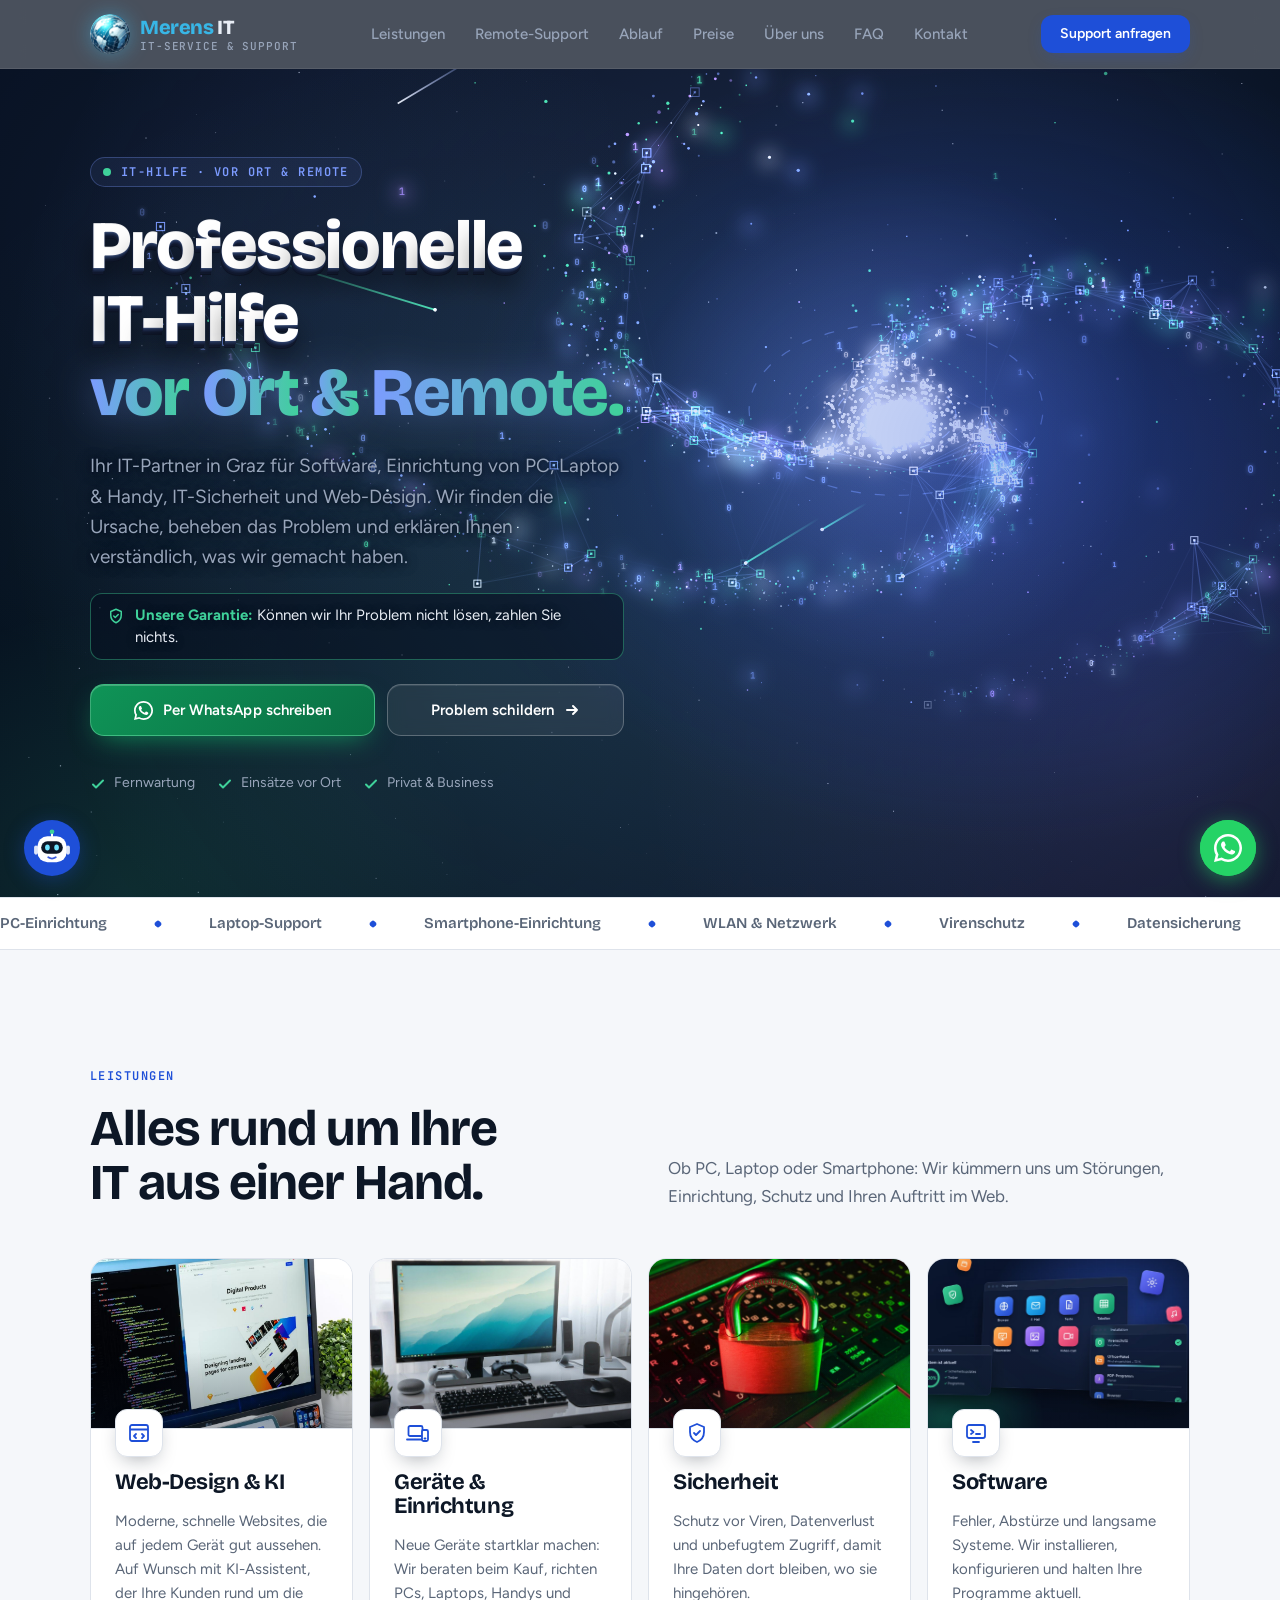
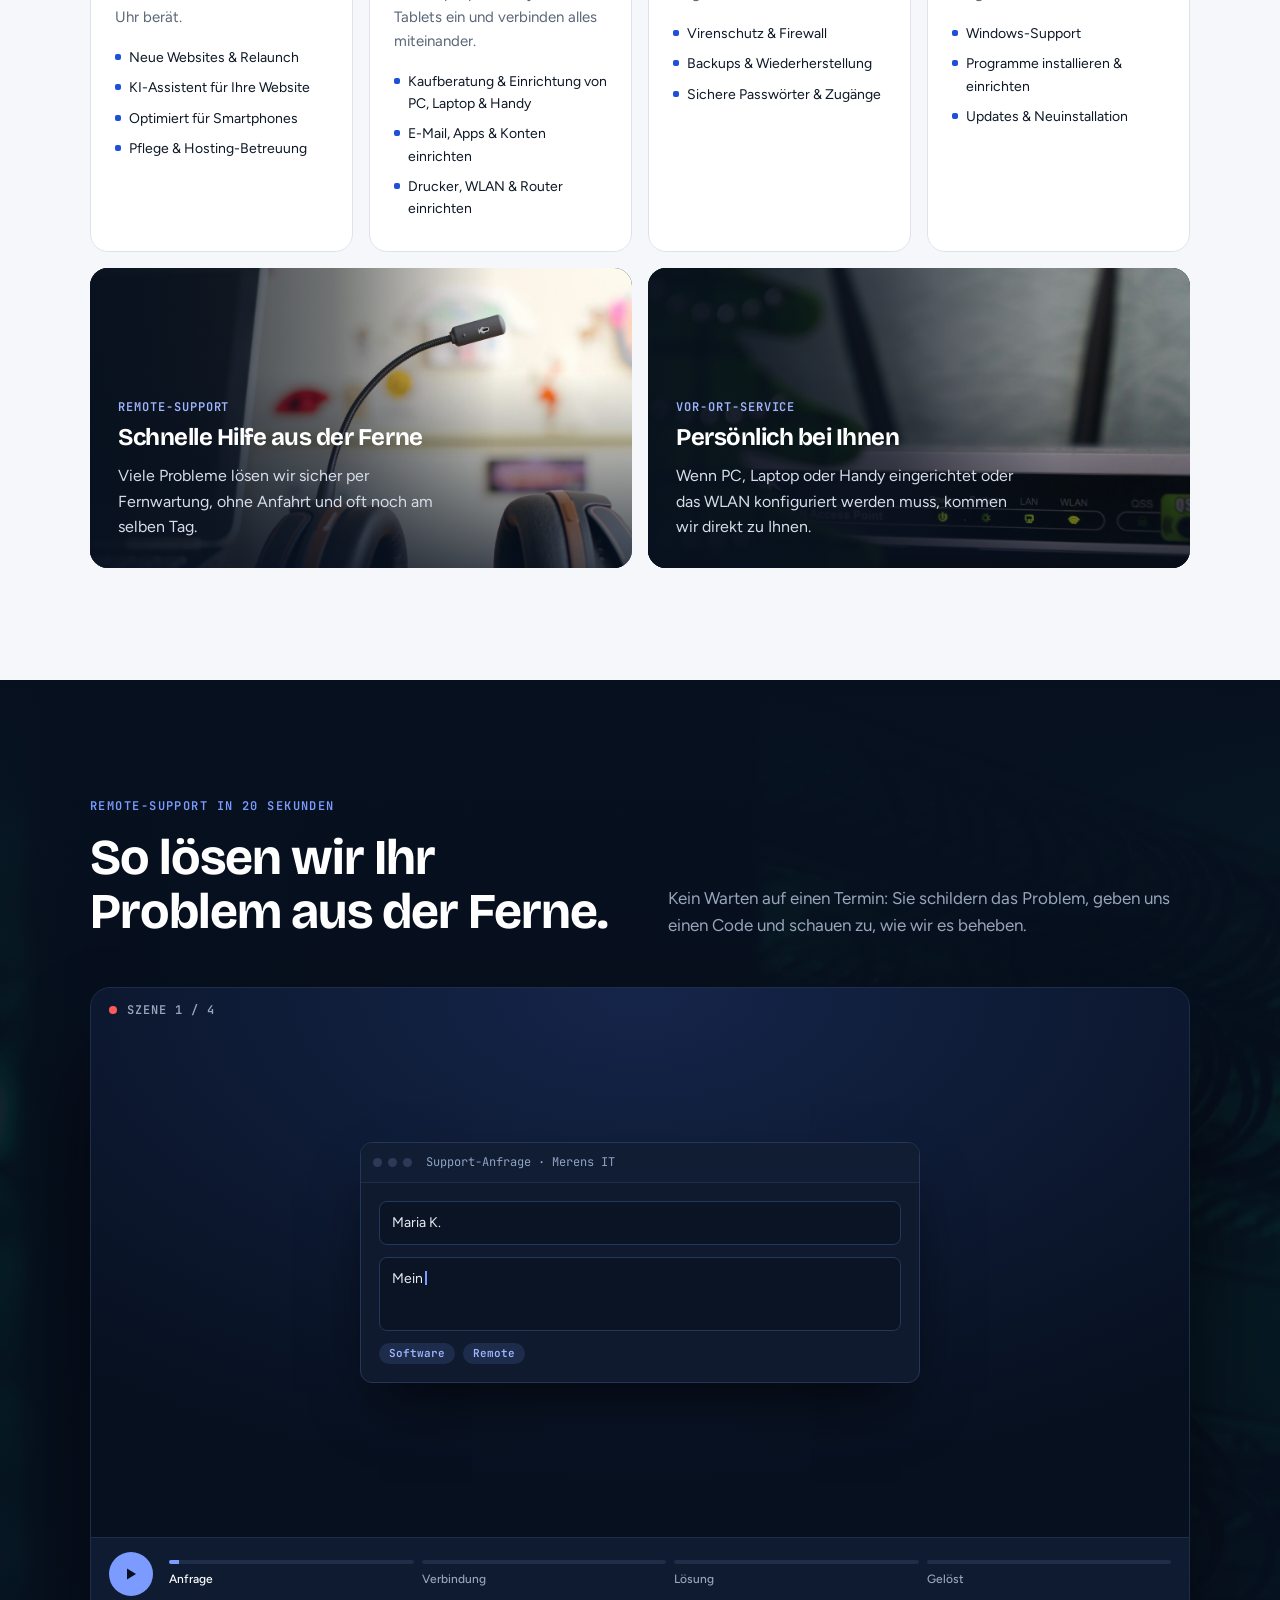
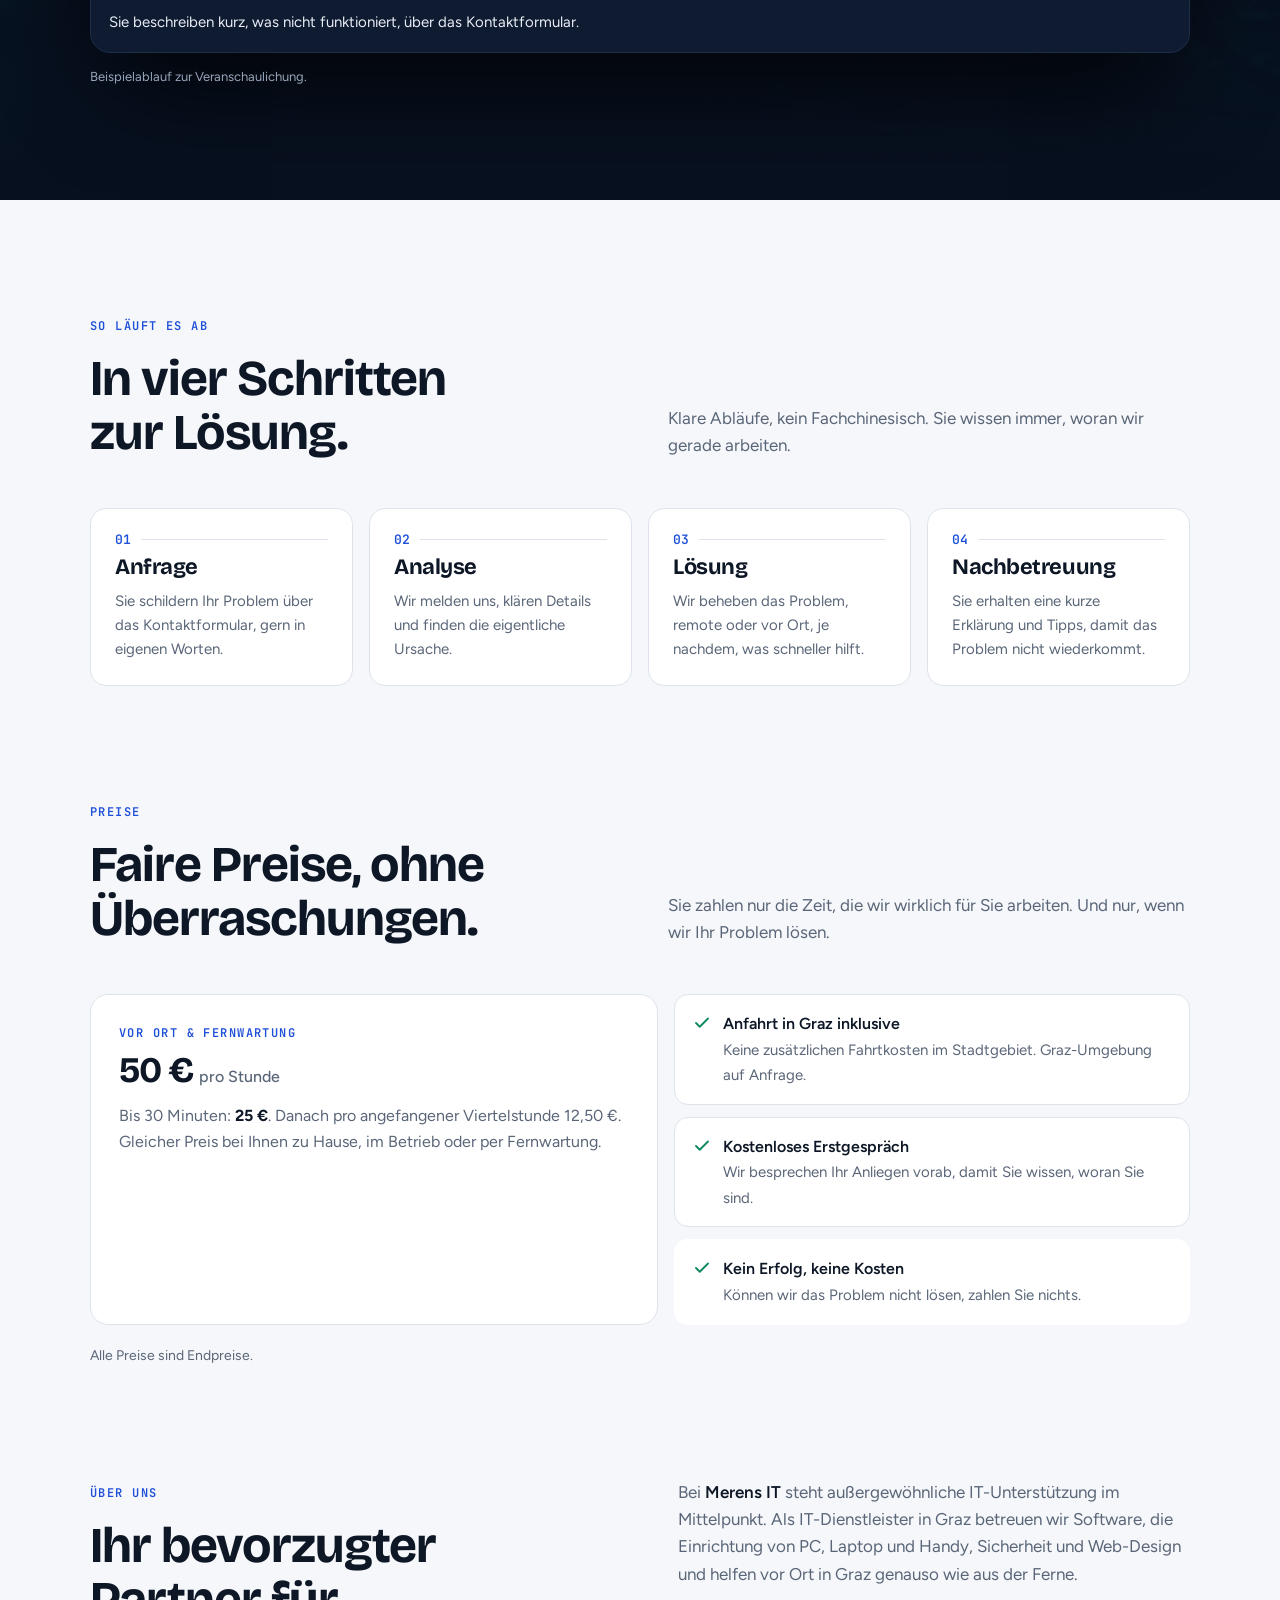
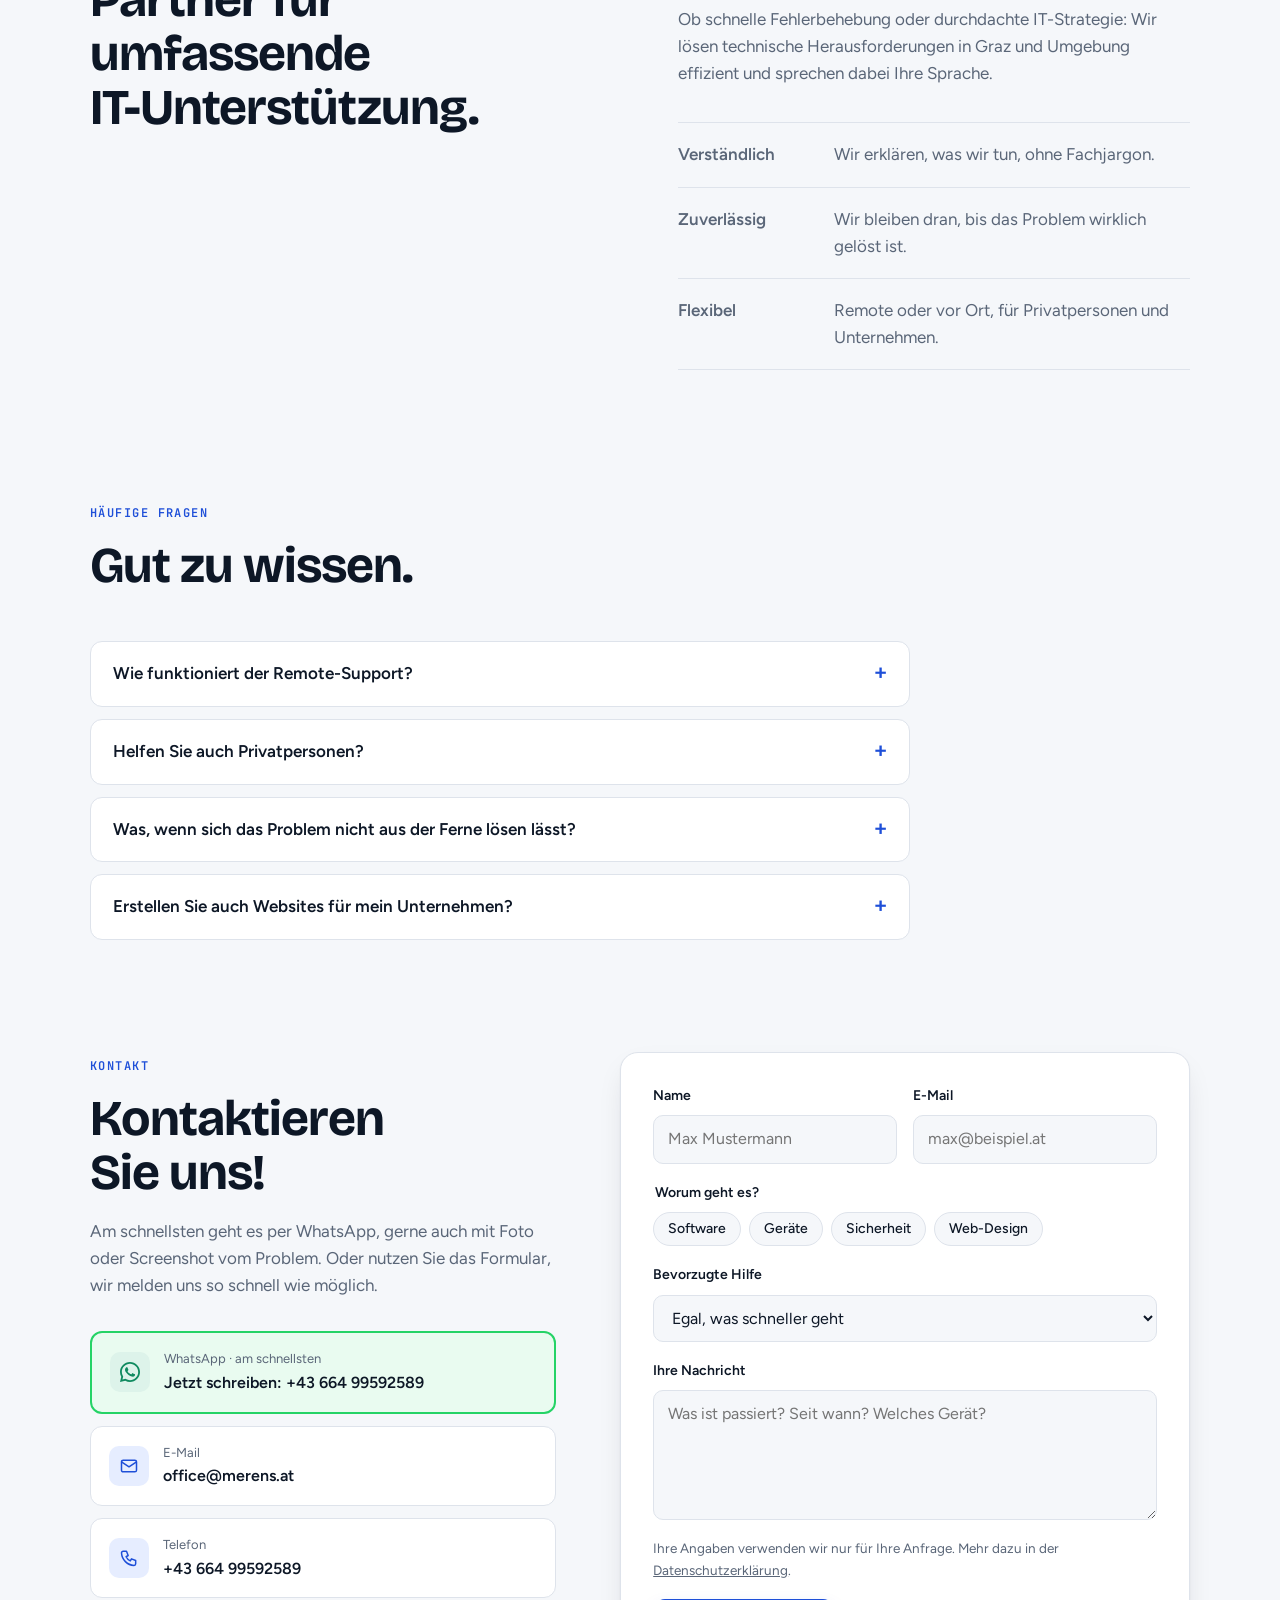
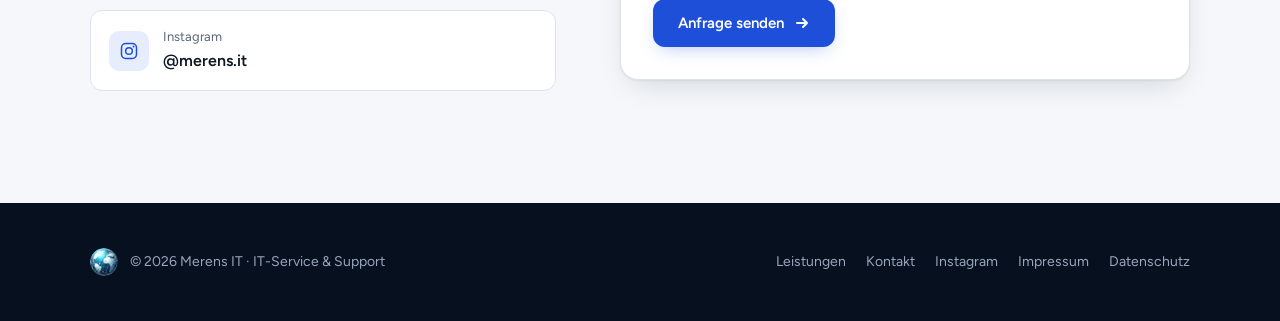
<file: index.html>
<!DOCTYPE html>
<html lang="de">
<head>
<meta charset="utf-8">
<meta name="viewport" content="width=device-width, initial-scale=1, viewport-fit=cover">
<title>Merens IT – Computerhilfe in Graz | Software, Geräte, Sicherheit</title>
<meta name="description" content="IT-Hilfe in Graz für Privat und Firmen: PC, Laptop, Handy, WLAN, Sicherheit und Websites. Schnelle Hilfe per Fernwartung oder vor Ort in Graz und Umgebung.">
<link rel="canonical" href="https://merens.at/">
<meta name="theme-color" content="#07101F">
<meta property="og:type" content="website">
<meta property="og:locale" content="de_AT">
<meta property="og:site_name" content="Merens IT">
<meta property="og:title" content="Merens IT – Professionelle Hilfe vor Ort &amp; Remote">
<meta property="og:description" content="IT-Support in Graz für Software, Einrichtung von PC, Laptop und Handy, Sicherheit und Web-Design. Per Fernwartung oder vor Ort in Graz und Umgebung.">
<meta property="og:url" content="https://merens.at/">
<meta property="og:image" content="https://merens.at/img/og-image.jpg">
<meta property="og:image:width" content="1200">
<meta property="og:image:height" content="630">
<meta name="twitter:card" content="summary_large_image">
<link rel="apple-touch-icon" href="img/logo-globe.png">
<script type="application/ld+json">{"@context":"https://schema.org","@type":"LocalBusiness","name":"Merens IT","url":"https://merens.at/","logo":"https://merens.at/img/logo-globe.png","image":"https://merens.at/img/og-image.jpg","email":"office@merens.at","telephone":"+4366499592589","description":"IT-Support in Graz für Software, Einrichtung von PC, Laptop und Handy, IT-Sicherheit und Web-Design – per Fernwartung oder vor Ort in Graz und Umgebung.","sameAs":["https://www.instagram.com/merens.it/"],"areaServed":{"@type":"City","name":"Graz"},"address":{"@type":"PostalAddress","addressLocality":"Graz","addressRegion":"Steiermark","addressCountry":"AT"}}</script>
<link rel="icon" type="image/png" href="img/favicon.png">
<link rel="preload" href="fonts/figtree.woff2" as="font" type="font/woff2" crossorigin>
<link rel="preload" href="fonts/bricolage-grotesque.woff2" as="font" type="font/woff2" crossorigin>
<style>
html{-webkit-text-size-adjust:100%}body{margin:0}img{max-width:100%}[hidden]{display:none!important}
/* Schriften lokal gehostet (keine Verbindung zu Google) – SIL Open Font License */
@font-face{font-family:"Bricolage Grotesque";font-style:normal;font-weight:200 800;font-display:swap;src:url("fonts/bricolage-grotesque.woff2") format("woff2")}
@font-face{font-family:"Figtree";font-style:normal;font-weight:300 900;font-display:swap;src:url("fonts/figtree.woff2") format("woff2")}
@font-face{font-family:"JetBrains Mono";font-style:normal;font-weight:100 800;font-display:swap;src:url("fonts/jetbrains-mono.woff2") format("woff2")}
:root{
  --bg:#F5F7FA; --surface:#FFFFFF; --ink:#0D1726; --muted:#5A6678; --line:#DEE3EB;
  --accent:#1E4FD8; --accent-ink:#FFFFFF; --accent-soft:#E6EDFF; --glow:rgba(30,79,216,.35);
  --ok:#0F8A5F; --ok-soft:#DDF3EA; --warn:#B7590A; --warn-soft:#FDEBD8;
  --shadow:0 1px 2px rgba(13,23,38,.06),0 12px 32px -12px rgba(13,23,38,.18);
  /* Dark stage (hero, process, video) – same in both themes */
  --stage:#07101F; --stage-2:#0E1B31; --stage-ink:#E8EDF5; --stage-muted:#98A5BA; --stage-line:#1E2D48; --stage-accent:#7C9BFF; --stage-ok:#3FD19A;
  --display:"Bricolage Grotesque",ui-sans-serif,system-ui,sans-serif;
  --body:"Figtree",ui-sans-serif,system-ui,-apple-system,"Segoe UI",sans-serif;
  --mono:"JetBrains Mono",ui-monospace,SFMono-Regular,Menlo,monospace;
}
@media (prefers-color-scheme:dark){
  :root:not([data-theme="light"]){
    color-scheme:dark;
    --bg:#0A111C; --surface:#111B2A; --ink:#E8EDF5; --muted:#9AA6B8; --line:#223149;
    --accent:#6B8DFF; --accent-ink:#0A111C; --accent-soft:#18264A; --glow:rgba(107,141,255,.4);
    --ok:#3FD19A; --ok-soft:#0F2E24; --warn:#F2A25A; --warn-soft:#33220F;
    --shadow:0 1px 2px rgba(0,0,0,.4),0 12px 32px -12px rgba(0,0,0,.6);
  }
}
:root[data-theme="dark"]{
  color-scheme:dark;
  --bg:#0A111C; --surface:#111B2A; --ink:#E8EDF5; --muted:#9AA6B8; --line:#223149;
  --accent:#6B8DFF; --accent-ink:#0A111C; --accent-soft:#18264A; --glow:rgba(107,141,255,.4);
  --ok:#3FD19A; --ok-soft:#0F2E24; --warn:#F2A25A; --warn-soft:#33220F;
  --shadow:0 1px 2px rgba(0,0,0,.4),0 12px 32px -12px rgba(0,0,0,.6);
}
*{box-sizing:border-box}
html{scroll-behavior:smooth}
body{background:var(--bg);color:var(--ink);font:16px/1.6 var(--body);-webkit-font-smoothing:antialiased;overflow-x:hidden}
a{color:inherit}
:focus-visible{outline:2px solid var(--accent);outline-offset:3px;border-radius:4px}
.wrap{max-width:1180px;margin-inline:auto;padding-inline:clamp(16px,4vw,40px)}
h1,h2,h3{font-family:var(--display);line-height:1.08;letter-spacing:-.02em;text-wrap:balance;margin:0}
p{margin:0}
.eyebrow{font:600 12px/1 var(--mono);letter-spacing:.12em;text-transform:uppercase;color:var(--accent)}

/* ---------- Buttons with motion ---------- */
.btn{position:relative;isolation:isolate;overflow:hidden;display:inline-flex;align-items:center;gap:10px;padding:15px 24px;border-radius:12px;font:600 15px/1 var(--body);text-decoration:none;border:1px solid transparent;cursor:pointer;
  transition:transform .25s cubic-bezier(.2,.8,.2,1),box-shadow .25s ease,background .25s ease,color .25s ease;will-change:transform}
.btn .arr{transition:transform .25s cubic-bezier(.2,.8,.2,1)}
.btn:hover .arr{transform:translateX(5px)}
.btn::before{content:"";position:absolute;inset:0;z-index:-1;background:linear-gradient(110deg,transparent 30%,rgba(255,255,255,.35) 50%,transparent 70%);transform:translateX(-120%);transition:transform .6s ease}
.btn:hover::before{transform:translateX(120%)}
.btn-primary{background:var(--accent);color:var(--accent-ink);box-shadow:0 6px 18px -6px var(--glow)}
.btn-primary:hover{box-shadow:0 14px 34px -8px var(--glow)}
.btn-ghost{border-color:var(--line);color:var(--ink);background:var(--surface)}
.btn-ghost:hover{border-color:var(--accent);color:var(--accent)}
.btn:active{transform:scale(.97)!important}
.hero .ctas .btn{flex:1 1 auto;min-height:52px;padding:0 20px;border-radius:14px;font-size:15px;font-weight:600;letter-spacing:.005em;white-space:nowrap;justify-content:center;transition:transform .22s cubic-bezier(.2,.8,.2,1),box-shadow .22s ease,background .22s ease,border-color .22s ease}
.hero .ctas .btn:hover{transform:translateY(-2px)}
.hero .ctas .btn:focus-visible{outline:2px solid #fff;outline-offset:3px}
.hero .ctas .btn.cta-wa{background:linear-gradient(135deg,#0F9457 0%,#0A6F44 100%);color:#fff;border-color:rgba(120,240,180,.45);box-shadow:inset 0 1px 0 rgba(255,255,255,.22),0 10px 28px -10px rgba(18,180,105,.75)}
.hero .ctas .btn.cta-wa:hover{border-color:rgba(150,255,200,.8);box-shadow:inset 0 1px 0 rgba(255,255,255,.28),0 16px 36px -10px rgba(18,200,115,.9)}
.hero .ctas .btn.cta-sec{background:rgba(255,255,255,.07);color:#fff;border-color:rgba(255,255,255,.26);box-shadow:inset 0 1px 0 rgba(255,255,255,.1);-webkit-backdrop-filter:blur(8px);backdrop-filter:blur(8px)}
.hero .ctas .btn.cta-sec:hover{background:rgba(255,255,255,.13);border-color:rgba(255,255,255,.55);box-shadow:inset 0 1px 0 rgba(255,255,255,.14),0 14px 32px -14px rgba(0,0,0,.7)}
@media (max-width:560px){.hero .ctas .btn{flex:1 1 100%}}
.stage .btn-primary{background:var(--stage-accent);color:#07101F;box-shadow:0 8px 28px -8px rgba(124,155,255,.7)}
.stage .btn-ghost{background:rgba(255,255,255,.06);border-color:rgba(255,255,255,.18);color:var(--stage-ink)}
.stage .btn-ghost:hover{background:rgba(255,255,255,.12);border-color:var(--stage-accent);color:#fff}

/* ---------- Header ---------- */
header.top{position:sticky;top:env(safe-area-inset-top,0px);z-index:30;background:rgba(7,16,31,.72);backdrop-filter:saturate(1.4) blur(12px);-webkit-backdrop-filter:saturate(1.4) blur(12px);border-bottom:1px solid rgba(255,255,255,.08);color:var(--stage-ink)}
.nav{display:flex;align-items:center;justify-content:space-between;gap:16px;height:68px}
.brand{display:flex;align-items:center;gap:10px;text-decoration:none;font:800 20px/1 var(--display);letter-spacing:-.02em}
.mark{width:40px;height:40px;border-radius:50%;display:block;flex:none;filter:drop-shadow(0 0 10px rgba(56,182,230,.45));transition:transform .6s cubic-bezier(.2,.8,.2,1)}
.brand b{color:#38B6E6;font-weight:800}
.brand:hover .mark{transform:rotate(-25deg) scale(1.1)}
.brand small{display:block;font:500 11px/1 var(--mono);letter-spacing:.08em;color:var(--stage-muted);margin-top:4px;text-transform:uppercase}
.links{display:flex;gap:6px;font-weight:500;font-size:15px}
.links a{position:relative;text-decoration:none;color:var(--stage-muted);padding:8px 12px;border-radius:8px;white-space:nowrap;transition:color .2s,background .2s}
.links a::after{content:"";position:absolute;left:12px;right:12px;bottom:4px;height:2px;border-radius:2px;background:var(--stage-accent);transform:scaleX(0);transform-origin:left;transition:transform .3s cubic-bezier(.2,.8,.2,1)}
.links a:hover{color:#fff}
.links a:hover::after{transform:scaleX(1)}
.nav .btn{padding:11px 18px;font-size:14px;white-space:nowrap}
.menu-btn{display:none;background:none;border:1px solid rgba(255,255,255,.2);border-radius:8px;padding:8px 12px;color:var(--stage-ink);font:600 14px var(--body)}
@media (max-width:1100px){
  .links{display:none;position:absolute;left:0;right:0;top:68px;background:var(--stage);flex-direction:column;gap:0;border-bottom:1px solid var(--stage-line);padding:8px clamp(16px,4vw,40px)}
  .links.open{display:flex}
  .links a{padding:14px 0;border-bottom:1px solid var(--stage-line);border-radius:0}
  .links a::after{display:none}
  .links a:last-child{border:0}
  .menu-btn{display:block}
  .nav .btn{display:none}
}

/* ---------- Hero (dark stage with animated network + devices) ---------- */
.stage{background:var(--stage);color:var(--stage-ink);position:relative;overflow:hidden}
.hero{padding-block:clamp(48px,7vw,88px) clamp(64px,8vw,110px)}
#net{position:absolute;inset:0;width:100%;height:100%;display:block;opacity:1}
.hero::after{content:"";position:absolute;inset:0;pointer-events:none;background:radial-gradient(60% 70% at 78% 45%,rgba(30,79,216,.35),transparent 70%),radial-gradient(40% 50% at 10% 100%,rgba(63,209,154,.12),transparent 70%)}
.hero-grid{position:relative;z-index:2;display:grid;grid-template-columns:1fr 1.05fr;gap:clamp(32px,4vw,56px);align-items:center}
@media (max-width:960px){.hero-grid{grid-template-columns:1fr}}
.hero .eyebrow{color:var(--stage-accent);display:inline-flex;align-items:center;gap:10px;padding:8px 12px;border:1px solid rgba(124,155,255,.3);border-radius:999px;background:rgba(124,155,255,.08)}
.live-dot{width:8px;height:8px;border-radius:50%;background:var(--stage-ok);box-shadow:0 0 0 0 rgba(63,209,154,.6);animation:ping 1.8s infinite}
@keyframes ping{70%{box-shadow:0 0 0 10px rgba(63,209,154,0)}100%{box-shadow:0 0 0 0 rgba(63,209,154,0)}}
.hero h1{font-size:clamp(40px,5.4vw,68px);font-weight:800;margin-top:22px;color:#fff}
.hero h1 .from{color:var(--stage-muted);position:relative;white-space:nowrap}
.hero h1 .from::after{content:"";position:absolute;left:-2%;right:-2%;top:54%;height:5px;border-radius:3px;background:#F2A25A;transform-origin:left;animation:strike 1s .5s cubic-bezier(.7,0,.2,1) both}
@keyframes strike{from{transform:scaleX(0)}to{transform:scaleX(1)}}
.hero h1 .to{background:linear-gradient(90deg,#7C9BFF,#3FD19A,#7C9BFF);background-size:200% 100%;-webkit-background-clip:text;background-clip:text;color:transparent;white-space:nowrap;animation:flow 6s linear infinite}
@keyframes flow{to{background-position:-200% 0}}
/* 3D headline */
.hero h1#h3d{perspective:900px;transform-style:preserve-3d;will-change:transform;--sx:0;--sy:1}
.hero h1 .w{display:inline-block;white-space:nowrap;transform-style:preserve-3d}
.hero h1 .ch,.hero h1 .tw{display:inline-block;opacity:0;transform-origin:50% 100%;transform:translateY(.45em) rotateX(-95deg);
  animation:flipIn .95s cubic-bezier(.2,.9,.25,1.12) forwards;animation-delay:calc(var(--i)*32ms + .25s)}
.hero h1 .ch{text-shadow:calc(var(--sx)*1px) calc(var(--sy)*1px) 0 #2a3d66,calc(var(--sx)*2px) calc(var(--sy)*2px) 0 #223256,calc(var(--sx)*3px) calc(var(--sy)*3px) 0 #1b2847,calc(var(--sx)*4px) calc(var(--sy)*4px) 0 #151f39,calc(var(--sx)*5px) calc(var(--sy)*5px) 0 #10182d,calc(var(--sx)*6px) calc(var(--sy)*6px) 0 #0c1323,calc(var(--sx)*12px) calc(var(--sy)*16px) 26px rgba(0,0,0,.55)}
.hero h1 .tw{--z:46px;background:linear-gradient(90deg,#7C9BFF,#3FD19A,#7C9BFF);background-size:200% 100%;-webkit-background-clip:text;background-clip:text;color:transparent;
  filter:drop-shadow(0 0 18px rgba(124,155,255,.35));animation:flipIn .95s cubic-bezier(.2,.9,.25,1.12) forwards,flow 6s linear infinite;animation-delay:calc(var(--i)*32ms + .25s),0s}
.hero h1#h3d .to{background:none;animation:none;color:inherit;transform-style:preserve-3d}
@keyframes flipIn{to{opacity:1;transform:translateZ(var(--z,0px))}}
.hero .devices{display:none}
@media (max-width:759px){.hero{padding-bottom:90px}.hero .facts{text-shadow:0 1px 10px rgba(7,16,31,.95),0 0 3px rgba(7,16,31,.9)}}
.hero{min-height:clamp(560px,82vh,760px);display:flex;align-items:center}
.hero .hero-grid{width:100%}
.hero .lead{text-shadow:0 1px 14px rgba(7,16,31,.95),0 0 4px rgba(7,16,31,.8);font-size:clamp(17px,1.6vw,19px);color:var(--stage-muted);max-width:50ch;margin-top:22px}
.hero .ctas{display:flex;flex-wrap:wrap;gap:12px;margin-top:24px}
.guarantee{display:flex;align-items:flex-start;gap:10px;width:fit-content;max-width:100%;margin-top:20px;padding:11px 16px;border:1px solid rgba(63,209,154,.4);border-radius:12px;background:rgba(7,16,31,.55);color:var(--stage-ink);font-size:15px;line-height:1.45;text-shadow:0 1px 8px rgba(7,16,31,.9)}
.guarantee svg{flex:none;margin-top:2px;color:var(--stage-ok)}
.guarantee b{color:var(--stage-ok)}
.facts{display:flex;flex-wrap:wrap;gap:10px 22px;margin-top:36px;font-size:14px;color:var(--stage-muted)}
.facts span{display:inline-flex;align-items:center;gap:8px}
.facts svg{color:var(--stage-ok)}

/* Devices */
.devices{position:relative;height:clamp(340px,40vw,470px);perspective:1400px}
.laptop{position:absolute;left:0;right:20%;top:4%;transform-style:preserve-3d;transition:transform .5s cubic-bezier(.2,.8,.2,1);animation:floatA 7s ease-in-out infinite}
.lid{background:linear-gradient(160deg,#2A3650,#131C2E);border-radius:16px 16px 6px 6px;padding:12px;box-shadow:0 40px 80px -20px rgba(0,0,0,.8),inset 0 0 0 1px rgba(255,255,255,.08)}
.screen{aspect-ratio:16/10;border-radius:8px;background:#0B1424;overflow:hidden;position:relative;border:1px solid rgba(255,255,255,.06)}
.base{height:14px;margin-inline:-6%;background:linear-gradient(180deg,#3A4863,#1A2338);border-radius:0 0 18px 18px;position:relative;box-shadow:0 30px 40px -18px rgba(0,0,0,.9)}
.base::before{content:"";position:absolute;left:42%;right:42%;top:0;height:5px;background:#101828;border-radius:0 0 6px 6px}
.phone{position:absolute;right:0;bottom:0;width:clamp(110px,13vw,150px);aspect-ratio:9/19;background:linear-gradient(160deg,#2A3650,#111827);border-radius:26px;padding:8px;box-shadow:0 40px 70px -18px rgba(0,0,0,.9),inset 0 0 0 1px rgba(255,255,255,.1);transition:transform .5s cubic-bezier(.2,.8,.2,1);animation:floatB 6s ease-in-out infinite}
.phone .pscreen{height:100%;border-radius:19px;background:#F5F7FA;overflow:hidden;position:relative}
.phone .notch{position:absolute;top:6px;left:50%;transform:translateX(-50%);width:36%;height:14px;background:#0B1424;border-radius:999px;z-index:3}
@keyframes floatA{0%,100%{translate:0 0}50%{translate:0 -10px}}
@keyframes floatB{0%,100%{translate:0 0}50%{translate:0 -16px}}

/* Laptop screen: system monitor UI */
.ui{position:absolute;inset:0;display:grid;grid-template-rows:auto 1fr;font-family:var(--mono);color:#C9D4E6;font-size:clamp(7px,.8vw,10.5px)}
.ui-bar{display:flex;align-items:center;gap:6px;padding:6px 10px;background:#111D33;border-bottom:1px solid #1E2D48}
.ui-bar i{width:7px;height:7px;border-radius:50%;background:#2B3A57;display:block}
.ui-bar span{margin-left:8px;color:#8FA3C4}
.ui-bar b{margin-left:auto;color:var(--stage-ok);font-weight:600;display:flex;align-items:center;gap:5px}
.ui-bar b::before{content:"";width:6px;height:6px;border-radius:50%;background:currentColor}
.ui-body{display:grid;grid-template-columns:1.4fr 1fr;grid-template-rows:1fr auto;gap:8px;padding:10px}
.panel{background:#0F1A2E;border:1px solid #1E2D48;border-radius:6px;padding:8px;position:relative;overflow:hidden}
.panel h4{margin:0 0 6px;font:600 1em/1 var(--mono);color:#8FA3C4;text-transform:uppercase;letter-spacing:.08em}
.chart{position:absolute;left:8px;right:8px;bottom:8px;top:24px}
.chart canvas{width:100%;height:100%;display:block}
.checks{list-style:none;margin:0;padding:0;display:grid;gap:5px}
.checks li{display:flex;align-items:center;gap:6px;opacity:.35;transition:opacity .4s}
.checks li.on{opacity:1}
.checks li .c{width:10px;height:10px;border-radius:3px;border:1px solid #3A4E73;display:grid;place-items:center;flex:none}
.checks li.on .c{background:var(--stage-ok);border-color:var(--stage-ok)}
.checks li.on .c::after{content:"";width:4px;height:2px;border-left:1.5px solid #07101F;border-bottom:1.5px solid #07101F;transform:rotate(-45deg) translate(0,-1px)}
.prog{grid-column:1/-1;display:flex;align-items:center;gap:10px}
.prog .track{flex:1;height:6px;background:#1A2740;border-radius:999px;overflow:hidden}
.prog .fill{height:100%;width:0;background:linear-gradient(90deg,#7C9BFF,#3FD19A);border-radius:inherit;transition:width .5s ease}
.shield{display:flex;align-items:center;gap:8px;margin-top:8px;color:var(--stage-ok)}

/* Phone screen: mini website scrolling */
.site{position:absolute;inset:0;padding:26px 10px 10px;display:grid;gap:8px;align-content:start;animation:scrollSite 10s ease-in-out infinite;font-family:var(--body)}
@keyframes scrollSite{0%,15%{transform:translateY(0)}45%,60%{transform:translateY(-38%)}90%,100%{transform:translateY(0)}}
.site .s-nav{display:flex;justify-content:space-between;align-items:center}
.site .s-logo{width:22px;height:8px;border-radius:3px;background:#1E4FD8}
.site .s-burger{width:12px;height:8px;border-top:2px solid #0D1726;border-bottom:2px solid #0D1726}
.site .s-hero{height:78px;border-radius:10px;background:linear-gradient(135deg,#1E4FD8,#3FD19A);position:relative}
.site .s-hero::after{content:"";position:absolute;left:10px;bottom:10px;width:50%;height:8px;border-radius:4px;background:rgba(255,255,255,.85)}
.site .s-line{height:6px;border-radius:3px;background:#DEE3EB}
.site .s-line.short{width:60%}
.site .s-cards{display:grid;grid-template-columns:1fr 1fr;gap:6px}
.site .s-cards div{height:44px;border-radius:8px;background:#E6EDFF}
.site .s-btn{height:18px;width:55%;border-radius:6px;background:#1E4FD8}
.toast{position:absolute;left:8px;right:8px;top:26px;z-index:4;background:#fff;border-radius:12px;padding:8px;box-shadow:0 10px 24px -8px rgba(13,23,38,.4);display:flex;gap:8px;align-items:center;font:600 10px/1.25 var(--body);color:#0D1726;transform:translateY(-140%);opacity:0;animation:toast 10s ease-in-out infinite}
.toast small{display:block;font-weight:400;color:#5A6678}
.toast .t-ic{width:22px;height:22px;border-radius:7px;background:#0F8A5F;display:grid;place-items:center;flex:none;color:#fff}
@keyframes toast{0%,62%{transform:translateY(-140%);opacity:0}68%,92%{transform:none;opacity:1}100%{transform:translateY(-140%);opacity:0}}

.float-card{position:absolute;z-index:3;background:rgba(14,27,49,.85);backdrop-filter:blur(10px);-webkit-backdrop-filter:blur(10px);border:1px solid rgba(255,255,255,.1);border-radius:12px;padding:10px 14px;font:500 12px/1.3 var(--mono);color:var(--stage-ink);display:flex;align-items:center;gap:10px;box-shadow:0 20px 40px -16px rgba(0,0,0,.8);transition:transform .5s cubic-bezier(.2,.8,.2,1)}
.float-card small{display:block;color:var(--stage-muted);font-size:11px}
.fc-1{left:-4%;bottom:14%;animation:floatB 8s ease-in-out infinite}
.fc-2{right:24%;top:-2%;animation:floatA 9s ease-in-out infinite}
.fc-ic{width:28px;height:28px;border-radius:8px;display:grid;place-items:center;flex:none}
@media (max-width:560px){.fc-2{display:none}.fc-1{left:0}}

/* ---------- Marquee ---------- */
.marquee{border-block:1px solid var(--line);background:var(--surface);overflow:hidden;padding-block:18px}
.marquee-track{display:flex;gap:48px;width:max-content;animation:marq 32s linear infinite;font:600 15px/1 var(--display);color:var(--muted);white-space:nowrap}
.marquee-track span{display:inline-flex;align-items:center;gap:48px}
.marquee-track span::after{content:"";width:6px;height:6px;border-radius:2px;background:var(--accent);transform:rotate(45deg)}
.marquee:hover .marquee-track{animation-play-state:paused}
@keyframes marq{to{transform:translateX(-50%)}}

/* ---------- Sections ---------- */
section[id]{scroll-margin-top:76px}
section.block{padding-block:clamp(64px,9vw,112px)}
.section-head{display:grid;grid-template-columns:1fr 1fr;gap:24px 56px;align-items:end;margin-bottom:48px}
@media (max-width:820px){.section-head{grid-template-columns:1fr}}
.section-head h2{font-size:clamp(32px,4.2vw,50px);font-weight:700;margin-top:14px}
.section-head p{color:var(--muted);font-size:17px;max-width:52ch}

/* Services — tilt cards */
.services{display:grid;grid-template-columns:repeat(4,1fr);gap:16px}
@media (max-width:1000px){.services{grid-template-columns:repeat(2,1fr)}}
@media (max-width:560px){.services{grid-template-columns:1fr}}
.svc{position:relative;overflow:hidden;background:var(--surface);border:1px solid var(--line);border-radius:18px;padding:28px 24px 30px;display:flex;flex-direction:column;gap:14px;
  transform:perspective(1000px) rotateX(var(--rx,0deg)) rotateY(var(--ry,0deg)) translateY(var(--ty,0)) scale(var(--sc,1));transition:transform .55s cubic-bezier(.3,0,.2,1),box-shadow .55s ease,border-color .45s ease}
.svc::before{content:"";position:absolute;inset:0;pointer-events:none;background:radial-gradient(260px circle at var(--mx,50%) var(--my,0%),var(--accent-soft),transparent 60%);opacity:0;transition:opacity .45s}
.svc:hover,.svc.active{--ty:-12px;--sc:1.04;z-index:2;box-shadow:0 34px 70px -24px rgba(59,91,219,.5),0 12px 30px -16px rgba(13,23,38,.35);border-color:transparent}
.svc:hover::before,.svc.active::before{opacity:1}
.svc > *{position:relative}
.svc .ic{width:48px;height:48px;border-radius:12px;background:var(--accent-soft);color:var(--accent);display:grid;place-items:center;transition:transform .45s cubic-bezier(.3,1.6,.5,1),background .3s,color .3s}
.svc .ic{transform:translate(calc(var(--px,0)*10px),calc(var(--py,0)*10px));transition:transform .55s cubic-bezier(.3,0,.2,1.35),background .45s,color .45s,box-shadow .45s}
.svc:hover .ic,.svc.active .ic{transform:translate(calc(var(--px,0)*10px),calc(var(--py,0)*10px - 4px)) rotate(-10deg) scale(1.15);background:var(--accent);color:var(--accent-ink);
  box-shadow:calc(var(--px,0)*-8px) calc(14px - var(--py,0)*6px) 24px -8px rgba(13,23,38,.55)}
.svc h3{font-size:22px;font-weight:700}
.svc p{color:var(--muted);font-size:15px}
.svc ul{list-style:none;padding:0;margin:4px 0 0;display:grid;gap:8px;font-size:14px}
.svc li{display:flex;gap:8px;align-items:baseline;transition:transform .45s cubic-bezier(.3,0,.2,1)}
.svc li::before{content:"";flex:none;width:6px;height:6px;border-radius:2px;background:var(--accent);transform:translateY(-2px)}
.svc:hover li,.svc.active li{transform:translateX(4px)}
.svc:hover li:nth-child(2),.svc.active li:nth-child(2){transition-delay:.05s}.svc:hover li:nth-child(3),.svc.active li:nth-child(3){transition-delay:.1s}.svc:hover li:nth-child(4),.svc.active li:nth-child(4){transition-delay:.15s}

/* Modes with device art */
.modes{display:grid;grid-template-columns:1fr 1fr;gap:16px;margin-top:16px}
@media (max-width:720px){.modes{grid-template-columns:1fr}}
.mode{position:relative;overflow:hidden;border:1px solid var(--line);border-radius:18px;padding:28px;background:var(--surface);display:grid;gap:12px;min-height:220px;transition:transform .35s cubic-bezier(.2,.8,.2,1),border-color .3s}
.mode:hover,.mode.active{transform:translateY(-4px);border-color:var(--accent)}
.mode > *:not(.mode-bg){max-width:34ch}
.mode h3{font-size:24px}
.mode .tag{font:600 12px/1 var(--mono);color:var(--accent);letter-spacing:.08em;text-transform:uppercase}
.mode p{color:var(--muted)}
@media (max-width:480px){}

/* ---------- Video / film section ---------- */
.film{padding-block:clamp(64px,9vw,112px)}
.film .section-head p{color:var(--stage-muted)}
.film .eyebrow{color:var(--stage-accent)}
.film h2{color:#fff}
.player{position:relative;z-index:2;border-radius:20px;background:var(--stage-2);border:1px solid var(--stage-line);box-shadow:0 50px 100px -30px rgba(0,0,0,.9);overflow:hidden}
.viewport{position:relative;aspect-ratio:16/8;min-height:300px;overflow:hidden;background:radial-gradient(80% 90% at 50% 0%,#15254A,#07101F)}
@media (max-width:640px){.viewport{aspect-ratio:auto;height:380px}}
.scene{position:absolute;inset:0;display:grid;place-items:center;padding:24px;opacity:0;transform:scale(1.04);transition:opacity .6s ease,transform .8s ease;pointer-events:none}
.scene.active{opacity:1;transform:none}
.win{width:min(560px,92%);background:#0F1A2E;border:1px solid #243659;border-radius:12px;box-shadow:0 30px 60px -20px rgba(0,0,0,.8);overflow:hidden;font-family:var(--mono);color:#C9D4E6;font-size:13px}
.win-top{display:flex;gap:6px;align-items:center;padding:10px 12px;background:#111D33;border-bottom:1px solid #1E2D48;color:#8FA3C4;font-size:12px}
.win-top i{width:9px;height:9px;border-radius:50%;background:#2B3A57;display:block}
.win-top span{margin-left:8px}
.win-body{padding:18px;display:grid;gap:12px}
.field{background:#0B1424;border:1px solid #243659;border-radius:8px;padding:10px 12px;min-height:40px;color:#E8EDF5;font-family:var(--body);font-size:14px}
.caret::after{content:"";display:inline-block;width:2px;height:1em;background:var(--stage-accent);margin-left:2px;vertical-align:-2px;animation:blink 1s steps(1) infinite}
@keyframes blink{50%{opacity:0}}
.code{display:flex;gap:8px;justify-content:center}
.code b{width:40px;height:50px;border-radius:8px;background:#0B1424;border:1px solid #243659;display:grid;place-items:center;font:600 22px var(--mono);color:#fff;opacity:0;transform:translateY(8px);transition:.3s}
.scene.active .code b{opacity:1;transform:none}
.scene.active .code b:nth-child(2){transition-delay:.2s}.scene.active .code b:nth-child(3){transition-delay:.4s}.scene.active .code b:nth-child(4){transition-delay:.6s}.scene.active .code b:nth-child(5){transition-delay:.8s}.scene.active .code b:nth-child(6){transition-delay:1s}
.connect{display:flex;align-items:center;justify-content:center;gap:14px;color:var(--stage-muted);font-size:12px}
.connect .line{flex:1;max-width:160px;height:2px;background:repeating-linear-gradient(90deg,var(--stage-accent) 0 8px,transparent 8px 14px);background-size:28px 2px;animation:dash 1s linear infinite}
@keyframes dash{to{background-position:28px 0}}
.dev-ic{width:44px;height:44px;border-radius:10px;border:1px solid #243659;display:grid;place-items:center;color:var(--stage-accent)}
.tasks{display:grid;gap:10px}
.task{display:grid;grid-template-columns:1fr auto;gap:6px 12px;align-items:center}
.task .bar{grid-column:1/-1;height:6px;border-radius:999px;background:#1A2740;overflow:hidden}
.task .bar i{display:block;height:100%;width:0;border-radius:inherit;background:linear-gradient(90deg,#7C9BFF,#3FD19A)}
.scene.active .task .bar i{animation:grow 2.4s cubic-bezier(.5,0,.2,1) forwards}
.scene.active .task:nth-child(2) .bar i{animation-delay:.5s}.scene.active .task:nth-child(3) .bar i{animation-delay:1s}
@keyframes grow{to{width:100%}}
.cursor{position:absolute;width:20px;height:20px;left:30%;top:60%;z-index:3;color:#fff;filter:drop-shadow(0 2px 4px rgba(0,0,0,.6))}
.scene.active .cursor{animation:cur 3.6s ease-in-out forwards}
@keyframes cur{0%{left:30%;top:70%}30%{left:62%;top:42%}55%{left:48%;top:58%}80%,100%{left:66%;top:66%}}
.done-big{display:grid;justify-items:center;gap:16px;text-align:center}
.done-ring{width:110px;height:110px;border-radius:50%;display:grid;place-items:center;background:radial-gradient(circle,rgba(63,209,154,.25),transparent 70%)}
.done-ring svg circle{stroke-dasharray:283;stroke-dashoffset:283}
.done-ring svg path{stroke-dasharray:60;stroke-dashoffset:60}
.scene.active .done-ring svg circle{animation:draw .9s ease forwards}
.scene.active .done-ring svg path{animation:draw .5s .8s ease forwards}
@keyframes draw{to{stroke-dashoffset:0}}
.done-big h3{font-size:clamp(26px,3vw,36px);color:#fff}
.done-big p{color:var(--stage-muted);max-width:40ch;font-size:15px}
.stamp{display:inline-flex;gap:8px;flex-wrap:wrap;justify-content:center}
.stamp span{padding:6px 10px;border-radius:999px;background:rgba(63,209,154,.12);color:var(--stage-ok);font:600 12px var(--mono)}
.scene-label{position:absolute;left:18px;top:16px;z-index:4;font:600 12px/1 var(--mono);color:var(--stage-muted);letter-spacing:.08em;text-transform:uppercase;display:flex;gap:10px;align-items:center}
.rec{width:8px;height:8px;border-radius:50%;background:#FF5A5A;animation:blink 1.2s steps(1) infinite}
.controls{display:flex;align-items:center;gap:16px;padding:14px 18px;border-top:1px solid var(--stage-line);flex-wrap:wrap}
.play{width:44px;height:44px;border-radius:50%;border:0;background:var(--stage-accent);color:#07101F;display:grid;place-items:center;cursor:pointer;transition:transform .25s cubic-bezier(.3,1.6,.5,1);flex:none}
.play:hover{transform:scale(1.12)}
.segs{flex:1;display:grid;grid-template-columns:repeat(4,1fr);gap:8px;min-width:220px}
.seg{background:none;border:0;padding:0;cursor:pointer;text-align:left;color:var(--stage-muted);font:500 12px/1.3 var(--body);display:grid;gap:8px}
.seg .t{height:4px;border-radius:999px;background:var(--stage-line);overflow:hidden}
.seg .t i{display:block;height:100%;width:0;background:var(--stage-accent)}
.seg.past .t i{width:100%}
.seg.cur{color:#fff}
.seg:hover{color:#fff}
.caption{padding:0 18px 18px;color:var(--stage-ink);font-size:15px;min-height:42px}

/* Process */
.steps{display:grid;grid-template-columns:repeat(4,1fr);gap:16px}
@media (max-width:1000px){.steps{grid-template-columns:repeat(2,1fr)}}
@media (max-width:560px){.steps{grid-template-columns:1fr}}
.step{border:1px solid var(--line);background:var(--surface);border-radius:16px;padding:24px;display:grid;gap:10px;align-content:start;transition:transform .35s cubic-bezier(.2,.8,.2,1),border-color .3s}
.step:hover{transform:translateY(-5px);border-color:var(--accent)}
.step .n{font:600 13px/1 var(--mono);color:var(--accent);display:flex;align-items:center;gap:10px}
.step .n::after{content:"";flex:1;height:1px;background:var(--line)}
.step h3{font-size:22px;font-weight:700}
.step p{color:var(--muted);font-size:15px}

/* Prices */
.prices{display:grid;grid-template-columns:1.1fr 1fr;gap:16px;align-items:stretch}
@media (max-width:860px){.prices{grid-template-columns:1fr}}
.price-main{background:var(--surface);border:1px solid var(--line);border-radius:18px;padding:32px 28px;display:grid;gap:14px;align-content:start}
.price-main .amount{font:700 clamp(28px,3.6vw,36px)/1 var(--display);letter-spacing:-.03em}
.price-main .amount small{font:500 16px/1 var(--body);color:var(--muted);letter-spacing:0;margin-left:6px}
.price-main .sub{color:var(--muted);font-size:16px}
.price-list{list-style:none;margin:0;padding:0;display:grid;gap:12px}
.price-list li{display:flex;gap:12px;align-items:flex-start;background:var(--surface);border:1px solid var(--line);border-radius:14px;padding:16px 18px}
.price-list li svg{flex:none;margin-top:3px;color:var(--ok)}
.price-list strong{display:block;font-weight:600}
.price-list span{color:var(--muted);font-size:15px}
.price-note{margin-top:20px;color:var(--muted);font-size:14px}
.price-guarantee{background:var(--ok-soft);border-color:transparent!important}

/* About */
.about{display:grid;grid-template-columns:1fr 1fr;gap:clamp(32px,6vw,80px);align-items:start}
@media (max-width:860px){.about{grid-template-columns:1fr}}
.about h2{font-size:clamp(32px,4.2vw,50px);margin-top:14px}
.about .copy{display:grid;gap:18px;color:var(--muted);font-size:17px;max-width:58ch}
.about .copy strong{color:var(--ink);font-weight:600}
.values{display:grid;border-top:1px solid var(--line)}
.values div{display:grid;grid-template-columns:140px 1fr;gap:16px;padding:18px 0;border-bottom:1px solid var(--line);transition:padding .3s}
.values div:hover{padding-left:10px}
@media (max-width:480px){.values div{grid-template-columns:1fr;gap:4px}}
.values dt{font-weight:600}
.values dd{margin:0;color:var(--muted)}

/* FAQ */
.faq{display:grid;gap:12px;max-width:820px}
details{background:var(--surface);border:1px solid var(--line);border-radius:12px;padding:0 22px;transition:border-color .3s}
details:hover,details[open]{border-color:var(--accent)}
summary{cursor:pointer;list-style:none;padding:20px 0;font:600 17px/1.4 var(--body);display:flex;justify-content:space-between;gap:16px}
summary::-webkit-details-marker{display:none}
summary::after{content:"+";font:500 22px/1 var(--mono);color:var(--accent);transition:transform .3s cubic-bezier(.3,1.6,.5,1)}
details[open] summary::after{transform:rotate(45deg)}
details p{padding-bottom:20px;color:var(--muted)}

/* Contact */
.contact{display:grid;grid-template-columns:.9fr 1.1fr;gap:clamp(32px,5vw,64px);align-items:start}
@media (max-width:900px){.contact{grid-template-columns:1fr}}
.contact h2{font-size:clamp(32px,4.2vw,50px);margin-top:14px}
.contact .intro{color:var(--muted);font-size:17px;margin-top:18px;max-width:46ch}
.channels{display:grid;gap:12px;margin-top:32px}
.channel{display:flex;gap:14px;align-items:center;padding:16px 18px;border:1px solid var(--line);border-radius:12px;background:var(--surface);text-decoration:none;transition:transform .3s cubic-bezier(.2,.8,.2,1),border-color .3s}
.channel:hover{transform:translateX(6px);border-color:var(--accent)}
.channel .ic{width:40px;height:40px;border-radius:10px;background:var(--accent-soft);color:var(--accent);display:grid;place-items:center;flex:none}
.channel small{display:block;color:var(--muted);font-size:13px}
.channel strong{font-weight:600;word-break:break-word}.channel-wa{order:-1;border:2px solid #25D366;background:color-mix(in srgb,#25D366 10%,var(--surface))}
.placeholder{color:var(--warn);font:500 13px var(--mono)}
form.card{position:relative;background:var(--surface);border:1px solid var(--line);border-radius:18px;padding:clamp(20px,3vw,32px);box-shadow:var(--shadow);display:grid;gap:18px}
.row{display:grid;grid-template-columns:1fr 1fr;gap:16px}
@media (max-width:560px){.row{grid-template-columns:1fr}}
label{display:grid;gap:8px;font-weight:600;font-size:14px}
input,textarea,select{font:16px/1.4 var(--body);color:var(--ink);background:var(--bg);border:1px solid var(--line);border-radius:10px;padding:12px 14px;width:100%;transition:border-color .2s,box-shadow .2s}
input:hover,textarea:hover,select:hover{border-color:var(--accent)}
textarea{min-height:130px;resize:vertical}
input:focus,textarea:focus,select:focus{outline:none;border-color:var(--accent);box-shadow:0 0 0 4px var(--accent-soft)}
fieldset{border:0;padding:0;margin:0;display:grid;gap:10px}
legend{font-weight:600;font-size:14px;margin-bottom:8px}
.chips{display:flex;flex-wrap:wrap;gap:8px}
.chip input{position:absolute;opacity:0;width:1px;height:1px}
.chip span{display:inline-block;padding:9px 14px;border:1px solid var(--line);border-radius:999px;font:500 14px/1 var(--body);cursor:pointer;background:var(--bg);transition:transform .25s cubic-bezier(.3,1.6,.5,1),background .2s,border-color .2s}
.chip span:hover{transform:translateY(-2px);border-color:var(--accent)}
.chip input:checked+span{background:var(--accent);border-color:var(--accent);color:var(--accent-ink)}
.chip input:focus-visible+span{outline:2px solid var(--accent);outline-offset:2px}
.form-note{font-size:13px;color:var(--muted)}
.err{color:var(--warn);font-size:14px}
.btn:disabled{opacity:.6;cursor:wait}
.result{border:1px solid var(--ok);background:var(--ok-soft);border-radius:12px;padding:18px;display:grid;gap:12px}
.result pre{white-space:pre-wrap;font:13px/1.5 var(--mono);margin:0;background:var(--surface);border-radius:8px;padding:12px;color:var(--ink)}


/* Photos */
.svc{padding-top:0}
.svc .ph{margin:0 -24px 6px;height:170px;overflow:hidden;position:relative;border-bottom:1px solid var(--line)}
.svc .ph img{width:100%;height:100%;object-fit:cover;display:block;transition:transform .8s cubic-bezier(.2,.8,.2,1),filter .6s}
.svc .ph::after{content:"";position:absolute;inset:0;background:linear-gradient(180deg,transparent 55%,rgba(7,16,31,.35))}
.svc .ph img{transform:scale(var(--ps,1.08)) translate(calc(var(--px,0)*-10px),calc(var(--py,0)*-10px));transition:transform 1s cubic-bezier(.3,0,.2,1),filter .8s}
.svc:hover .ph img,.svc.active .ph img{--ps:1.24;filter:saturate(1.15) brightness(1.05)}
.svc h3,.svc p,.svc ul{transform:translate(calc(var(--px,0)*3px),calc(var(--py,0)*3px));transition:transform .55s cubic-bezier(.3,0,.2,1)}
.svc h3{transform:translate(calc(var(--px,0)*5px),calc(var(--py,0)*5px))}
.svc::after{content:"";position:absolute;inset:0;pointer-events:none;z-index:3;border-radius:inherit;
  background:linear-gradient(115deg,transparent 30%,rgba(255,255,255,.28) 48%,transparent 62%);background-size:250% 250%;
  background-position:calc(50% + var(--px,0)*40%) calc(50% + var(--py,0)*40%);opacity:0;transition:opacity .45s;mix-blend-mode:soft-light}
.svc:hover::after,.svc.active::after{opacity:1}
.js .svc.reveal.pre{transform:perspective(900px) rotateX(24deg) translateY(44px) scale(.95);opacity:.001}
.svc.reveal{transition:transform .9s cubic-bezier(.2,.8,.2,1),opacity .7s ease,box-shadow .35s ease,border-color .35s ease}
.svc.reveal.live{transition:transform .55s cubic-bezier(.3,0,.2,1),box-shadow .55s ease,border-color .45s ease}
/* magic: rotating light border + sparkles */
@property --ang{syntax:'<angle>';inherits:false;initial-value:0deg}
.svc .ring,.mode .ring{position:absolute;inset:0;border-radius:inherit;padding:2.5px;pointer-events:none;z-index:4;
  background:conic-gradient(from var(--ang),transparent 0 55%,#7C9BFF 70%,#3FD19A 82%,#B08CFF 92%,transparent 100%);
  -webkit-mask:linear-gradient(#000 0 0) content-box,linear-gradient(#000 0 0);-webkit-mask-composite:xor;mask-composite:exclude;
  opacity:0;transition:opacity .5s ease;animation:ringSpin 5s linear infinite}
.svc:hover .ring,.svc.active .ring,.mode:hover .ring,.mode.active .ring{opacity:1}
@keyframes ringSpin{to{--ang:360deg}}
.svc .spark,.mode .spark{position:absolute;z-index:5;width:9px;height:9px;pointer-events:none;border-radius:50%;
  background:radial-gradient(circle,#fff 0 30%,var(--sc2,#7C9BFF) 60%,transparent 70%);box-shadow:0 0 14px 2px var(--sc2,#7C9BFF);
  animation:sparkUp 2s ease-in-out forwards}
@keyframes sparkUp{0%{opacity:0;transform:translate(0,0) scale(.3)}20%{opacity:1}100%{opacity:0;transform:translate(var(--dx,0),-120px) scale(1.1)}}
.svc .ic{margin-top:-40px;position:relative;z-index:2;box-shadow:0 8px 20px -8px rgba(13,23,38,.4);background:var(--surface);border:1px solid var(--line)}
.svc img[src*="webdesign"]{object-position:50% 20%}
.mode{min-height:300px;color:#fff;border:0;align-content:end;background:#07101F}
.mode .mode-bg{position:absolute;inset:0;width:100%;height:100%;object-fit:cover;z-index:0;transition:transform .9s cubic-bezier(.2,.8,.2,1)}
.mode::after{content:"";position:absolute;inset:0;z-index:0;background:linear-gradient(0deg,rgba(7,16,31,.75) 0%,rgba(7,16,31,0) 65%),linear-gradient(90deg,rgba(7,16,31,.9) 0%,rgba(7,16,31,.55) 45%,rgba(7,16,31,0) 75%)}
.mode:hover .mode-bg,.mode.active .mode-bg{transform:scale(1.06)}
.mode > *:not(.mode-bg){position:relative;z-index:1}
.mode .tag{color:#9FB5FF}
.mode p{color:#D5DDEA}
.mode:hover,.mode.active{border-color:transparent;box-shadow:0 24px 50px -20px rgba(13,23,38,.6)}
.mode img[src*="router"]{object-position:70% 50%}
.mode img[src*="remote"]{object-position:50% 60%}
/* 3D + magic for the two mode cards */
.modes .mode{transform:perspective(1100px) rotateX(var(--rx,0deg)) rotateY(var(--ry,0deg)) translateY(var(--ty,0)) scale(var(--sc,1));
  transition:transform .55s cubic-bezier(.3,0,.2,1),box-shadow .55s ease,opacity .7s ease}
.modes .mode:hover,.modes .mode.active{--ty:-10px;--sc:1.025;z-index:2;box-shadow:0 34px 70px -24px rgba(59,91,219,.55),0 14px 30px -16px rgba(13,23,38,.5)}
.modes .mode .mode-bg{transform:scale(var(--ps,1.06)) translate(calc(var(--px,0)*-12px),calc(var(--py,0)*-12px));transition:transform 1s cubic-bezier(.3,0,.2,1),filter .8s ease}
.modes .mode:hover .mode-bg,.modes .mode.active .mode-bg{--ps:1.16;filter:saturate(1.15) brightness(1.08)}
.modes .mode > .tag,.modes .mode > h3,.modes .mode > p{transform:translate(calc(var(--px,0)*6px),calc(var(--py,0)*6px));transition:transform .55s cubic-bezier(.3,0,.2,1)}
.modes .mode > h3{transform:translate(calc(var(--px,0)*9px),calc(var(--py,0)*9px))}
.modes .mode .ring{position:absolute;z-index:4}
.modes .mode .spark{position:absolute;z-index:5}
.js .modes .mode.reveal.pre{transform:perspective(1100px) rotateX(20deg) translateY(44px) scale(.96);opacity:.001}
@media (prefers-reduced-motion:reduce){
  .modes .mode{transition:transform .55s cubic-bezier(.3,0,.2,1),box-shadow .55s ease!important}
  .modes .mode .mode-bg{transition:transform 1s cubic-bezier(.3,0,.2,1),filter .8s ease!important}
  .modes .mode > .tag,.modes .mode > h3,.modes .mode > p{transition:transform .55s cubic-bezier(.3,0,.2,1)!important}
  .modes .mode .ring{transition:opacity .5s ease!important;animation:ringSpin 5s linear infinite!important}
  .modes .mode .spark{animation:sparkUp 2s ease-in-out forwards!important}
}
.svc img[src*="devices"]{object-position:50% 60%}
.film-bg{position:absolute;inset:0;width:100%;height:100%;object-fit:cover;opacity:.22;z-index:0}
.film::before{content:"";position:absolute;inset:0;z-index:1;background:linear-gradient(180deg,var(--stage) 0%,rgba(7,16,31,.6) 40%,var(--stage) 100%)}
.film .wrap{position:relative;z-index:2}

/* Reveal on scroll — starts visible, only a gentle lift */
.reveal{transition:transform .8s cubic-bezier(.2,.8,.2,1)}
.js .reveal.pre{transform:translateY(24px)}


/* Service cards keep their gentle, user-triggered hover even with reduced motion */
@media (prefers-reduced-motion:reduce){
  .services .svc{transition:transform .55s cubic-bezier(.3,0,.2,1),box-shadow .55s ease,border-color .45s ease!important}
  .services .svc::before,.services .svc::after{transition:opacity .45s ease!important}
  .services .svc .ph img{transition:transform 1s cubic-bezier(.3,0,.2,1),filter .8s ease!important}
  .services .svc h3,.services .svc p,.services .svc ul{transition:transform .55s cubic-bezier(.3,0,.2,1)!important}
  .services .svc li{transition:transform .45s cubic-bezier(.3,0,.2,1)!important}
  .services .svc .ic{transition:transform .55s cubic-bezier(.3,0,.2,1.35),background .45s,color .45s,box-shadow .45s!important}
  .services .svc .ring{transition:opacity .5s ease!important;animation:ringSpin 5s linear infinite!important}
  .services .svc .spark{animation:sparkUp 2s ease-in-out forwards!important}
}
/* ---------- WhatsApp floating button ---------- */
.wa-fab{position:fixed;bottom:24px;right:24px;z-index:100;display:flex;align-items:center;gap:0;cursor:pointer;text-decoration:none}
.wa-fab .wa-label{background:#fff;color:#0D1726;font:600 14px/1 var(--body);padding:10px 16px;border-radius:999px 0 0 999px;box-shadow:0 4px 16px rgba(0,0,0,.18);opacity:0;transform:translateX(12px);transition:opacity .25s ease,transform .25s ease;white-space:nowrap;pointer-events:none}
.wa-fab,.wa-fab .wa-label{pointer-events:none}.wa-fab .wa-ic{pointer-events:auto}
@media (hover:hover){.wa-fab:has(.wa-ic:hover) .wa-label{opacity:1;transform:none}}
.wa-fab .wa-ic{width:56px;height:56px;border-radius:50%;background:#25D366;display:grid;place-items:center;box-shadow:0 4px 20px rgba(37,211,102,.5);flex:none;transition:transform .3s cubic-bezier(.3,1.6,.5,1),box-shadow .3s ease}
.wa-fab:hover .wa-ic{transform:scale(1.08);box-shadow:0 8px 28px rgba(37,211,102,.65)}
.wa-fab::before{content:"";position:absolute;inset:0;border-radius:50%;background:#25D366;animation:waping 2.4s ease-out infinite;z-index:-1;right:0;left:calc(100% - 56px)}
@keyframes waping{0%{transform:scale(1);opacity:.5}70%{transform:scale(1.7);opacity:0}100%{transform:scale(1.7);opacity:0}}
@media (max-width:560px){.wa-fab{bottom:16px;right:16px}.wa-fab .wa-label{display:none}}

footer{background:var(--stage);color:var(--stage-muted);padding-block:40px}
.foot{display:flex;flex-wrap:wrap;justify-content:space-between;gap:24px;align-items:center;font-size:14px}
.foot nav{display:flex;flex-wrap:wrap;gap:20px}
.foot a{text-decoration:none;transition:color .2s}.foot a:hover{color:#fff}
.foot nav a{padding-block:8px}
@media (max-width:560px){footer{padding-bottom:104px}}

@media (prefers-reduced-motion:reduce){
  html{scroll-behavior:auto}
  *,*::before,*::after{animation:none!important;transition:none!important}
  .hero h1 .from::after{transform:none}
  /* 3D headline flies in even when system animations are off */
  .hero h1#h3d .ch{animation:flipIn .95s cubic-bezier(.2,.9,.25,1.12) calc(var(--i)*32ms + .25s) forwards!important}
  .hero h1#h3d .tw{animation:flipIn .95s cubic-bezier(.2,.9,.25,1.12) calc(var(--i)*32ms + .25s) forwards,flow 6s linear 0s infinite!important}
  .scene .code b,.done-ring svg circle,.done-ring svg path{opacity:1;transform:none;stroke-dashoffset:0}
  .task .bar i{width:100%}
  .toast{transform:none;opacity:1}
}
</style>

</head>
<body>
<header class="top">
  <div class="wrap nav">
    <a class="brand" href="#top" aria-label="Merens IT, zum Seitenanfang">
      <img class="mark" src="img/logo-globe.png" alt="" width="40" height="40">
      <span><b>Merens</b> IT<small>IT-Service &amp; Support</small></span>
    </a>
    <nav class="links" id="links" aria-label="Hauptnavigation">
      <a href="#leistungen">Leistungen</a>
      <a href="#film">Remote-Support</a>
      <a href="#ablauf">Ablauf</a>
      <a href="#preise">Preise</a>
      <a href="#ueber-uns">Über uns</a>
      <a href="#faq">FAQ</a>
      <a href="#kontakt">Kontakt</a>
    </nav>
    <a class="btn btn-primary magnetic" href="#kontakt">Support anfragen</a>
    <button class="menu-btn" id="menuBtn" aria-expanded="false" aria-controls="links">Menü</button>
  </div>
</header>

<main id="top">
  <!-- HERO -->
  <section class="stage hero">
    <canvas id="net" aria-hidden="true"></canvas>
    <div class="wrap hero-grid">
      <div>
        <span class="eyebrow"><span class="live-dot"></span>IT-Hilfe · Vor Ort &amp; Remote</span>
        <h1 id="h3d">Professionelle IT-Hilfe <span class="to">vor Ort &amp; Remote.</span></h1>
        <p class="lead">Ihr IT-Partner in Graz für Software, Einrichtung von PC, Laptop &amp; Handy, IT-Sicherheit und Web-Design. Wir finden die Ursache, beheben das Problem und erklären Ihnen verständlich, was wir gemacht haben.</p>
        <p class="guarantee"><svg width="18" height="18" viewBox="0 0 24 24" fill="none" aria-hidden="true"><path d="M12 3l7 3v5c0 4.5-3 8.3-7 10-4-1.7-7-5.5-7-10V6l7-3z" stroke="currentColor" stroke-width="2" stroke-linejoin="round"/><path d="M9 12l2 2 4-4" stroke="currentColor" stroke-width="2" stroke-linecap="round" stroke-linejoin="round"/></svg><span><b>Unsere Garantie:</b> Können wir Ihr Problem nicht lösen, zahlen Sie nichts.</span></p>
        <div class="ctas">
          <a class="btn cta-wa" href="https://wa.me/4366499592589" target="_blank" rel="noopener"><svg width="19" height="19" viewBox="0 0 24 24" fill="currentColor" aria-hidden="true"><path d="M17.472 14.382c-.297-.149-1.758-.867-2.03-.967-.273-.099-.471-.148-.67.15-.197.297-.767.966-.94 1.164-.173.199-.347.223-.644.075-.297-.15-1.255-.463-2.39-1.475-.883-.788-1.48-1.761-1.653-2.059-.173-.297-.018-.458.13-.606.134-.133.298-.347.446-.52.149-.174.198-.298.298-.497.099-.198.05-.371-.025-.52-.075-.149-.669-1.612-.916-2.207-.242-.579-.487-.5-.669-.51-.173-.008-.371-.01-.57-.01-.198 0-.52.074-.792.372-.272.297-1.04 1.016-1.04 2.479 0 1.462 1.065 2.875 1.213 3.074.149.198 2.096 3.2 5.077 4.487.709.306 1.262.489 1.694.625.712.227 1.36.195 1.871.118.571-.085 1.758-.719 2.006-1.413.248-.694.248-1.289.173-1.413-.074-.124-.272-.198-.57-.347z"/><path d="M12 0C5.373 0 0 5.373 0 12c0 2.108.549 4.088 1.512 5.814L0 24l6.335-1.493A11.946 11.946 0 0012 24c6.627 0 12-5.373 12-12S18.627 0 12 0zm0 21.818a9.809 9.809 0 01-5.001-1.368l-.359-.214-3.71.874.936-3.617-.234-.372A9.79 9.79 0 012.182 12C2.182 6.57 6.57 2.182 12 2.182S21.818 6.57 21.818 12 17.43 21.818 12 21.818z"/></svg>Per WhatsApp schreiben</a> <a class="btn btn-primary cta-sec" href="#kontakt">Problem schildern
            <svg class="arr" width="16" height="16" viewBox="0 0 16 16" fill="none" aria-hidden="true"><path d="M3 8h10M9 4l4 4-4 4" stroke="currentColor" stroke-width="2" stroke-linecap="round" stroke-linejoin="round"/></svg>
          </a>
          
        </div>
        <div class="facts">
          <span><svg width="16" height="16" viewBox="0 0 16 16" fill="none" aria-hidden="true"><path d="M3 8.5l3 3 7-7" stroke="currentColor" stroke-width="2" stroke-linecap="round" stroke-linejoin="round"/></svg>Fernwartung</span>
          <span><svg width="16" height="16" viewBox="0 0 16 16" fill="none" aria-hidden="true"><path d="M3 8.5l3 3 7-7" stroke="currentColor" stroke-width="2" stroke-linecap="round" stroke-linejoin="round"/></svg>Einsätze vor Ort</span>
          <span><svg width="16" height="16" viewBox="0 0 16 16" fill="none" aria-hidden="true"><path d="M3 8.5l3 3 7-7" stroke="currentColor" stroke-width="2" stroke-linecap="round" stroke-linejoin="round"/></svg>Privat &amp; Business</span>
        </div>
      </div>

      <div class="devices" id="devices" aria-label="Laptop und Smartphone mit laufender IT-Wartung">
        <div class="laptop" data-depth="14">
          <div class="lid">
            <div class="screen">
              <div class="ui">
                <div class="ui-bar"><i></i><i></i><i></i><span>Merens IT Wartung · Arbeitsplatz-01</span><b>Online</b></div>
                <div class="ui-body">
                  <div class="panel"><h4>Leistung</h4><div class="chart"><canvas id="cpu"></canvas></div></div>
                  <div class="panel">
                    <h4>Checkliste</h4>
                    <ul class="checks" id="checks">
                      <li><span class="c"></span>Updates</li>
                      <li><span class="c"></span>Virenscan</li>
                      <li><span class="c"></span>Backup</li>
                      <li><span class="c"></span>Autostart</li>
                      <li><span class="c"></span>Firewall</li>
                    </ul>
                    <div class="shield"><svg width="14" height="14" viewBox="0 0 24 24" fill="none" aria-hidden="true"><path d="M12 3l7 3v5c0 4.5-3 8.3-7 10-4-1.7-7-5.5-7-10V6l7-3z" stroke="currentColor" stroke-width="2.2"/></svg><span id="shieldTxt">Prüfung läuft</span></div>
                  </div>
                  <div class="prog"><span id="pct">0%</span><div class="track"><div class="fill" id="fill"></div></div><span>Wartung</span></div>
                </div>
              </div>
            </div>
          </div>
          <div class="base"></div>
        </div>

        <div class="phone" data-depth="28">
          <div class="pscreen">
            <span class="notch"></span>
            <div class="toast"><span class="t-ic"><svg width="12" height="12" viewBox="0 0 16 16" fill="none" aria-hidden="true"><path d="M3 8.5l3 3 7-7" stroke="currentColor" stroke-width="2.4" stroke-linecap="round" stroke-linejoin="round"/></svg></span><span>Merens IT<small>Ihr Ticket ist gelöst</small></span></div>
            <div class="site">
              <div class="s-nav"><span class="s-logo"></span><span class="s-burger"></span></div>
              <div class="s-hero"></div>
              <div class="s-line"></div><div class="s-line short"></div>
              <div class="s-btn"></div>
              <div class="s-cards"><div></div><div></div><div></div><div></div></div>
              <div class="s-line"></div><div class="s-line short"></div>
              <div class="s-cards"><div></div><div></div></div>
              <div class="s-line"></div>
            </div>
          </div>
        </div>

        <div class="float-card fc-1" data-depth="40">
          <span class="fc-ic" style="background:rgba(63,209,154,.15);color:#3FD19A"><svg width="16" height="16" viewBox="0 0 24 24" fill="none" aria-hidden="true"><path d="M12 3l7 3v5c0 4.5-3 8.3-7 10-4-1.7-7-5.5-7-10V6l7-3z" stroke="currentColor" stroke-width="2"/><path d="M9 12l2 2 4-4" stroke="currentColor" stroke-width="2" stroke-linecap="round"/></svg></span>
          <span>Virenscan<small>0 Bedrohungen</small></span>
        </div>
        <div class="float-card fc-2" data-depth="34">
          <span class="fc-ic" style="background:rgba(124,155,255,.15);color:#7C9BFF"><svg width="16" height="16" viewBox="0 0 24 24" fill="none" aria-hidden="true"><path d="M4 12a8 8 0 0114-5.3M20 12a8 8 0 01-14 5.3" stroke="currentColor" stroke-width="2" stroke-linecap="round"/><path d="M18 3v4h-4M6 21v-4h4" stroke="currentColor" stroke-width="2" stroke-linecap="round" stroke-linejoin="round"/></svg></span>
          <span>Backup<small>täglich gesichert</small></span>
        </div>
      </div>
    </div>
  </section>

  <div class="marquee" aria-hidden="true">
    <div class="marquee-track">
      <span>PC-Einrichtung</span><span>Laptop-Support</span><span>Smartphone-Einrichtung</span><span>WLAN &amp; Netzwerk</span><span>Virenschutz</span><span>Datensicherung</span><span>Websites</span><span>Drucker</span><span>Fernwartung</span>
      <span>PC-Einrichtung</span><span>Laptop-Support</span><span>Smartphone-Einrichtung</span><span>WLAN &amp; Netzwerk</span><span>Virenschutz</span><span>Datensicherung</span><span>Websites</span><span>Drucker</span><span>Fernwartung</span>
    </div>
  </div>

  <!-- SERVICES -->
  <section class="block" id="leistungen">
    <div class="wrap">
      <div class="section-head reveal">
        <div>
          <span class="eyebrow">Leistungen</span>
          <h2>Alles rund um Ihre IT aus einer Hand.</h2>
        </div>
        <p>Ob PC, Laptop oder Smartphone: Wir kümmern uns um Störungen, Einrichtung, Schutz und Ihren Auftritt im Web.</p>
      </div>

      <div class="services">
        <article class="svc tilt reveal">
          <figure class="ph"><img src="img/webdesign.jpg" alt="Monitor und Tablet mit einem Website-Design" loading="lazy" width="1200" height="800"></figure>
          <div class="ic"><svg width="24" height="24" viewBox="0 0 24 24" fill="none" aria-hidden="true"><rect x="3" y="4" width="18" height="16" rx="2" stroke="currentColor" stroke-width="1.8"/><path d="M3 8.5h18" stroke="currentColor" stroke-width="1.8"/><path d="M9 13l-2 2 2 2M15 13l2 2-2 2" stroke="currentColor" stroke-width="1.8" stroke-linecap="round" stroke-linejoin="round"/></svg></div>
          <h3>Web-Design &amp; KI</h3>
          <p>Moderne, schnelle Websites, die auf jedem Gerät gut aussehen. Auf Wunsch mit KI-Assistent, der Ihre Kunden rund um die Uhr berät.</p>
          <ul><li>Neue Websites &amp; Relaunch</li><li>KI-Assistent für Ihre Website</li><li>Optimiert für Smartphones</li><li>Pflege &amp; Hosting-Betreuung</li></ul>
        </article>
        <article class="svc tilt reveal">
          <figure class="ph"><img src="img/devices.jpg" alt="Aufgeräumter Arbeitsplatz mit Monitor, Tastatur und Zubehör" loading="lazy" width="1200" height="800"></figure>
          <div class="ic"><svg width="24" height="24" viewBox="0 0 24 24" fill="none" aria-hidden="true"><rect x="2.5" y="5" width="14" height="10" rx="1.5" stroke="currentColor" stroke-width="1.8"/><path d="M1 18.5h17" stroke="currentColor" stroke-width="1.8" stroke-linecap="round"/><rect x="16" y="9" width="6" height="11" rx="1.5" fill="var(--surface)" stroke="currentColor" stroke-width="1.8"/><path d="M18.5 17.5h1" stroke="currentColor" stroke-width="1.8" stroke-linecap="round"/></svg></div>
          <h3>Geräte &amp; Einrichtung</h3>
          <p>Neue Geräte startklar machen: Wir beraten beim Kauf, richten PCs, Laptops, Handys und Tablets ein und verbinden alles miteinander.</p>
          <ul><li>Kaufberatung &amp; Einrichtung von PC, Laptop &amp; Handy</li><li>E-Mail, Apps &amp; Konten einrichten</li><li>Drucker, WLAN &amp; Router einrichten</li></ul>
        </article>
        <article class="svc tilt reveal">
          <figure class="ph"><img src="img/security.jpg" alt="Vorhängeschloss auf einer Computertastatur" loading="lazy" width="1200" height="800"></figure>
          <div class="ic"><svg width="24" height="24" viewBox="0 0 24 24" fill="none" aria-hidden="true"><path d="M12 3l7 3v5c0 4.5-3 8.3-7 10-4-1.7-7-5.5-7-10V6l7-3z" stroke="currentColor" stroke-width="1.8" stroke-linejoin="round"/><path d="M9 12l2 2 4-4" stroke="currentColor" stroke-width="1.8" stroke-linecap="round" stroke-linejoin="round"/></svg></div>
          <h3>Sicherheit</h3>
          <p>Schutz vor Viren, Datenverlust und unbefugtem Zugriff, damit Ihre Daten dort bleiben, wo sie hingehören.</p>
          <ul><li>Virenschutz &amp; Firewall</li><li>Backups &amp; Wiederherstellung</li><li>Sichere Passwörter &amp; Zugänge</li></ul>
        </article>
        <article class="svc tilt reveal">
          <figure class="ph"><img src="img/software-pro.jpg" alt="Programm-Symbole, Installation und Updates auf einem Bildschirm" loading="lazy" width="1200" height="800"></figure>
          <div class="ic"><svg width="24" height="24" viewBox="0 0 24 24" fill="none" aria-hidden="true"><rect x="3" y="4" width="18" height="13" rx="2" stroke="currentColor" stroke-width="1.8"/><path d="M7 9l2.5 2L7 13M12 13h4" stroke="currentColor" stroke-width="1.8" stroke-linecap="round" stroke-linejoin="round"/><path d="M9 21h6" stroke="currentColor" stroke-width="1.8" stroke-linecap="round"/></svg></div>
          <h3>Software</h3>
          <p>Fehler, Abstürze und langsame Systeme. Wir installieren, konfigurieren und halten Ihre Programme aktuell.</p>
          <ul><li>Windows-Support</li><li>Programme installieren &amp; einrichten</li><li>Updates &amp; Neuinstallation</li></ul>
        </article>
      </div>

      <div class="modes">
        <div class="mode tilt reveal">
          <span class="tag">Remote-Support</span>
          <h3>Schnelle Hilfe aus der Ferne</h3>
          <p>Viele Probleme lösen wir sicher per Fernwartung, ohne Anfahrt und oft noch am selben Tag.</p>
          <img class="mode-bg" src="img/remote3.jpg" alt="" loading="lazy">
        </div>
        <div class="mode tilt reveal">
          <span class="tag">Vor-Ort-Service</span>
          <h3>Persönlich bei Ihnen</h3>
          <p>Wenn PC, Laptop oder Handy eingerichtet oder das WLAN konfiguriert werden muss, kommen wir direkt zu Ihnen.</p>
          <img class="mode-bg" src="img/router.jpg" alt="" loading="lazy">
        </div>
      </div>
    </div>
  </section>

  <!-- FILM -->
  <section class="stage film" id="film">
    <img class="film-bg" src="img/server.jpg" alt="" loading="lazy">
    <div class="wrap">
      <div class="section-head reveal">
        <div>
          <span class="eyebrow">Remote-Support in 20 Sekunden</span>
          <h2>So lösen wir Ihr Problem aus der Ferne.</h2>
        </div>
        <p>Kein Warten auf einen Termin: Sie schildern das Problem, geben uns einen Code und schauen zu, wie wir es beheben.</p>
      </div>

      <div class="player reveal" id="player">
        <div class="viewport">
          <div class="scene-label"><span class="rec"></span><span id="sceneNo">Szene 1 / 4</span></div>

          <div class="scene active" data-cap="Sie beschreiben kurz, was nicht funktioniert, über das Kontaktformular.">
            <div class="win">
              <div class="win-top"><i></i><i></i><i></i><span>Support-Anfrage · Merens IT</span></div>
              <div class="win-body">
                <div class="field" style="min-height:0">Maria K.</div>
                <div class="field caret" id="typed" style="min-height:74px"></div>
                <div style="display:flex;gap:8px"><span class="pill-s">Software</span><span class="pill-s">Remote</span></div>
              </div>
            </div>
          </div>

          <div class="scene" data-cap="Sie starten die Fernwartung und nennen uns Ihren Zugangscode. Die Verbindung ist verschlüsselt.">
            <div class="win">
              <div class="win-top"><i></i><i></i><i></i><span>Fernwartung · sichere Verbindung</span></div>
              <div class="win-body" style="gap:20px;padding-block:26px">
                <div class="code"><b>4</b><b>8</b><b>2</b><b>9</b><b>1</b><b>3</b></div>
                <div class="connect">
                  <span class="dev-ic"><svg width="22" height="22" viewBox="0 0 24 24" fill="none" aria-hidden="true"><rect x="3" y="4" width="18" height="12" rx="2" stroke="currentColor" stroke-width="1.8"/><path d="M2 20h20" stroke="currentColor" stroke-width="1.8" stroke-linecap="round"/></svg></span>
                  <span class="line"></span><span>verschlüsselt</span><span class="line"></span>
                  <span class="dev-ic"><svg width="22" height="22" viewBox="0 0 24 24" fill="none" aria-hidden="true"><rect x="3" y="3" width="18" height="18" rx="4" stroke="currentColor" stroke-width="1.8"/><path d="M8 8h3v3H8zM13 13h3v3h-3z" fill="currentColor"/></svg></span>
                </div>
              </div>
            </div>
          </div>

          <div class="scene" data-cap="Wir beheben das Problem direkt auf Ihrem Gerät. Sie sehen jeden Schritt mit.">
            <svg class="cursor" viewBox="0 0 24 24" fill="currentColor" aria-hidden="true"><path d="M4 2l16 9-7 2-3 7z" stroke="#07101F" stroke-width="1.2"/></svg>
            <div class="win">
              <div class="win-top"><i></i><i></i><i></i><span>Merens IT Wartung · läuft</span></div>
              <div class="win-body tasks">
                <div class="task"><span>Autostart bereinigen</span><span style="color:var(--stage-ok)">OK</span><div class="bar"><i></i></div></div>
                <div class="task"><span>Postfach archivieren</span><span style="color:var(--stage-ok)">OK</span><div class="bar"><i></i></div></div>
                <div class="task"><span>Updates installieren</span><span style="color:var(--stage-ok)">OK</span><div class="bar"><i></i></div></div>
              </div>
            </div>
          </div>

          <div class="scene" data-cap="Fertig. Sie bekommen eine kurze Zusammenfassung und Tipps, damit es nicht wieder passiert.">
            <div class="done-big">
              <div class="done-ring"><svg width="96" height="96" viewBox="0 0 100 100" fill="none" aria-hidden="true"><circle cx="50" cy="50" r="45" stroke="#3FD19A" stroke-width="5" transform="rotate(-90 50 50)"/><path d="M32 52l12 12 24-26" stroke="#3FD19A" stroke-width="6" stroke-linecap="round" stroke-linejoin="round"/></svg></div>
              <h3>Problem gelöst.</h3>
              <p>Laptop startet wieder schnell, E-Mails kommen an.</p>
              <div class="stamp"><span>Dauer: 38 Min.</span><span>Ohne Anfahrt</span></div>
            </div>
          </div>
        </div>
        <div class="controls">
          <button class="play" id="playBtn" aria-label="Pause"><svg id="playIc" width="16" height="16" viewBox="0 0 16 16" fill="currentColor" aria-hidden="true"><path d="M4 3h3v10H4zM9 3h3v10H9z"/></svg></button>
          <div class="segs" id="segs">
            <button class="seg cur" data-i="0"><span class="t"><i></i></span>Anfrage</button>
            <button class="seg" data-i="1"><span class="t"><i></i></span>Verbindung</button>
            <button class="seg" data-i="2"><span class="t"><i></i></span>Lösung</button>
            <button class="seg" data-i="3"><span class="t"><i></i></span>Gelöst</button>
          </div>
        </div>
        <p class="caption" id="caption" aria-live="polite">Sie beschreiben kurz, was nicht funktioniert, über das Kontaktformular.</p>
      </div>
      <p style="position:relative;z-index:2;margin-top:14px;font-size:13px;color:var(--stage-muted)">Beispielablauf zur Veranschaulichung.</p>
    </div>
  </section>

  <!-- PROCESS -->
  <section class="block" id="ablauf">
    <div class="wrap">
      <div class="section-head reveal">
        <div>
          <span class="eyebrow">So läuft es ab</span>
          <h2>In vier Schritten zur Lösung.</h2>
        </div>
        <p>Klare Abläufe, kein Fachchinesisch. Sie wissen immer, woran wir gerade arbeiten.</p>
      </div>
      <div class="steps">
        <div class="step reveal"><span class="n">01</span><h3>Anfrage</h3><p>Sie schildern Ihr Problem über das Kontaktformular, gern in eigenen Worten.</p></div>
        <div class="step reveal"><span class="n">02</span><h3>Analyse</h3><p>Wir melden uns, klären Details und finden die eigentliche Ursache.</p></div>
        <div class="step reveal"><span class="n">03</span><h3>Lösung</h3><p>Wir beheben das Problem, remote oder vor Ort, je nachdem, was schneller hilft.</p></div>
        <div class="step reveal"><span class="n">04</span><h3>Nachbetreuung</h3><p>Sie erhalten eine kurze Erklärung und Tipps, damit das Problem nicht wiederkommt.</p></div>
      </div>
    </div>
  </section>

  <!-- PRICES -->
  <section class="block" id="preise" style="padding-top:0">
    <div class="wrap">
      <div class="section-head reveal">
        <div>
          <span class="eyebrow">Preise</span>
          <h2>Faire Preise, ohne Überraschungen.</h2>
        </div>
        <p>Sie zahlen nur die Zeit, die wir wirklich für Sie arbeiten. Und nur, wenn wir Ihr Problem lösen.</p>
      </div>
      <div class="prices">
        <div class="price-main reveal">
          <span class="eyebrow">Vor Ort &amp; Fernwartung</span>
          <div class="amount">50&nbsp;€<small>pro Stunde</small></div>
          <p class="sub">Bis 30 Minuten: <strong style="color:var(--ink)">25&nbsp;€</strong>. Danach pro angefangener Viertelstunde 12,50&nbsp;€. Gleicher Preis bei Ihnen zu Hause, im Betrieb oder per Fernwartung.</p>
        </div>
        <ul class="price-list reveal">
          <li><svg width="18" height="18" viewBox="0 0 24 24" fill="none" stroke="currentColor" stroke-width="2.5" stroke-linecap="round" stroke-linejoin="round" aria-hidden="true"><path d="M20 6L9 17l-5-5"/></svg><div><strong>Anfahrt in Graz inklusive</strong><span>Keine zusätzlichen Fahrtkosten im Stadtgebiet. Graz-Umgebung auf Anfrage.</span></div></li>
          <li><svg width="18" height="18" viewBox="0 0 24 24" fill="none" stroke="currentColor" stroke-width="2.5" stroke-linecap="round" stroke-linejoin="round" aria-hidden="true"><path d="M20 6L9 17l-5-5"/></svg><div><strong>Kostenloses Erstgespräch</strong><span>Wir besprechen Ihr Anliegen vorab, damit Sie wissen, woran Sie sind.</span></div></li>
          <li class="price-guarantee"><svg width="18" height="18" viewBox="0 0 24 24" fill="none" stroke="currentColor" stroke-width="2.5" stroke-linecap="round" stroke-linejoin="round" aria-hidden="true"><path d="M20 6L9 17l-5-5"/></svg><div><strong>Kein Erfolg, keine Kosten</strong><span>Können wir das Problem nicht lösen, zahlen Sie nichts.</span></div></li>
        </ul>
      </div>
      <p class="price-note">Alle Preise sind Endpreise.</p>
    </div>
  </section>

  <!-- ABOUT -->
  <section class="block" id="ueber-uns" style="padding-top:0">
    <div class="wrap about">
      <div class="reveal">
        <span class="eyebrow">Über uns</span>
        <h2>Ihr bevorzugter Partner für umfassende IT-Unterstützung.</h2>
      </div>
      <div class="copy reveal">
        <p>Bei <strong>Merens IT</strong> steht außergewöhnliche IT-Unterstützung im Mittelpunkt. Als IT-Dienstleister in Graz betreuen wir Software, die Einrichtung von PC, Laptop und Handy, Sicherheit und Web-Design und helfen vor Ort in Graz genauso wie aus der Ferne.</p>
        <p>Ob schnelle Fehlerbehebung oder durchdachte IT-Strategie: Wir lösen technische Herausforderungen in Graz und Umgebung effizient und sprechen dabei Ihre Sprache.</p>
        <dl class="values">
          <div><dt>Verständlich</dt><dd>Wir erklären, was wir tun, ohne Fachjargon.</dd></div>
          <div><dt>Zuverlässig</dt><dd>Wir bleiben dran, bis das Problem wirklich gelöst ist.</dd></div>
          <div><dt>Flexibel</dt><dd>Remote oder vor Ort, für Privatpersonen und Unternehmen.</dd></div>
        </dl>
      </div>
    </div>
  </section>

  <!-- FAQ -->
  <section class="block" id="faq" style="padding-top:0">
    <div class="wrap">
      <div class="section-head reveal">
        <div>
          <span class="eyebrow">Häufige Fragen</span>
          <h2>Gut zu wissen.</h2>
        </div>
      </div>
      <div class="faq">
        <details><summary>Wie funktioniert der Remote-Support?</summary><p>Sie starten ein kleines Fernwartungsprogramm und geben uns einen Zugangscode. Danach sehen wir Ihren Bildschirm und können das Problem direkt lösen. Die Verbindung endet, sobald Sie sie schließen.</p></details>
        <details><summary>Helfen Sie auch Privatpersonen?</summary><p>Ja. Wir unterstützen Privatkunden ebenso wie kleine und mittlere Unternehmen.</p></details>
        <details><summary>Was, wenn sich das Problem nicht aus der Ferne lösen lässt?</summary><p>Dann vereinbaren wir einen Termin und kommen zu Ihnen vor Ort.</p></details>
        <details><summary>Erstellen Sie auch Websites für mein Unternehmen?</summary><p>Ja. Wir gestalten und entwickeln moderne Websites, die auf Smartphone, Tablet und Desktop funktionieren, und betreuen sie auf Wunsch weiter.</p></details>
      </div>
    </div>
  </section>

  <!-- CONTACT -->
  <section class="block" id="kontakt" style="padding-top:0">
    <div class="wrap contact">
      <div class="reveal">
        <span class="eyebrow">Kontakt</span>
        <h2>Kontaktieren Sie uns!</h2>
        <p class="intro">Am schnellsten geht es per WhatsApp, gerne auch mit Foto oder Screenshot vom Problem. Oder nutzen Sie das Formular, wir melden uns so schnell wie möglich.</p>
        <div class="channels">
          <div class="channel">
            <span class="ic"><svg width="20" height="20" viewBox="0 0 24 24" fill="none" aria-hidden="true"><rect x="3" y="5" width="18" height="14" rx="2" stroke="currentColor" stroke-width="1.8"/><path d="M3 7l9 6 9-6" stroke="currentColor" stroke-width="1.8" stroke-linejoin="round"/></svg></span>
            <div><small>E-Mail</small><strong><a href="mailto:office@merens.at" style="text-decoration:none">office@merens.at</a></strong></div>
          </div>
          <a class="channel" href="tel:+4366499592589" style="text-decoration:none">
            <span class="ic"><svg width="20" height="20" viewBox="0 0 24 24" fill="none" aria-hidden="true"><path d="M5 4h4l2 5-2.5 1.5a11 11 0 005 5L15 13l5 2v4a2 2 0 01-2 2A16 16 0 013 6a2 2 0 012-2z" stroke="currentColor" stroke-width="1.8" stroke-linejoin="round"/></svg></span>
            <div><small>Telefon</small><strong>+43 664 99592589</strong></div>
          </a>
          <a class="channel channel-wa" href="https://wa.me/4366499592589" target="_blank" rel="noopener" aria-label="WhatsApp schreiben">
            <span class="ic" style="background:#DDF3EA;color:#0F8A5F"><svg width="20" height="20" viewBox="0 0 24 24" fill="currentColor" aria-hidden="true"><path d="M17.472 14.382c-.297-.149-1.758-.867-2.03-.967-.273-.099-.471-.148-.67.15-.197.297-.767.966-.94 1.164-.173.199-.347.223-.644.075-.297-.15-1.255-.463-2.39-1.475-.883-.788-1.48-1.761-1.653-2.059-.173-.297-.018-.458.13-.606.134-.133.298-.347.446-.52.149-.174.198-.298.298-.497.099-.198.05-.371-.025-.52-.075-.149-.669-1.612-.916-2.207-.242-.579-.487-.5-.669-.51-.173-.008-.371-.01-.57-.01-.198 0-.52.074-.792.372-.272.297-1.04 1.016-1.04 2.479 0 1.462 1.065 2.875 1.213 3.074.149.198 2.096 3.2 5.077 4.487.709.306 1.262.489 1.694.625.712.227 1.36.195 1.871.118.571-.085 1.758-.719 2.006-1.413.248-.694.248-1.289.173-1.413-.074-.124-.272-.198-.57-.347z"/><path d="M12 0C5.373 0 0 5.373 0 12c0 2.108.549 4.088 1.512 5.814L0 24l6.335-1.493A11.946 11.946 0 0012 24c6.627 0 12-5.373 12-12S18.627 0 12 0zm0 21.818a9.809 9.809 0 01-5.001-1.368l-.359-.214-3.71.874.936-3.617-.234-.372A9.79 9.79 0 012.182 12C2.182 6.57 6.57 2.182 12 2.182S21.818 6.57 21.818 12 17.43 21.818 12 21.818z"/></svg></span>
            <div><small>WhatsApp · am schnellsten</small><strong>Jetzt schreiben: +43 664 99592589</strong></div>
          </a>
          <a class="channel" href="https://www.instagram.com/merens.it/" target="_blank" rel="noopener">
            <span class="ic"><svg width="20" height="20" viewBox="0 0 24 24" fill="none" aria-hidden="true"><rect x="3" y="3" width="18" height="18" rx="5" stroke="currentColor" stroke-width="1.8"/><circle cx="12" cy="12" r="4" stroke="currentColor" stroke-width="1.8"/><circle cx="17.5" cy="6.5" r="1.2" fill="currentColor"/></svg></span>
            <div><small>Instagram</small><strong>@merens.it</strong></div>
          </a>
        </div>
      </div>

      <form class="card reveal" id="contactForm" novalidate>
        <div class="row">
          <label for="name">Name<input id="name" name="name" autocomplete="name" placeholder="Max Mustermann"></label>
          <label for="email">E-Mail<input id="email" name="email" type="email" autocomplete="email" placeholder="max@beispiel.at"></label>
        </div>
        <fieldset>
          <legend>Worum geht es?</legend>
          <div class="chips">
            <label class="chip"><input type="checkbox" id="t-sw" name="topic" value="Software"><span>Software</span></label>
            <label class="chip"><input type="checkbox" id="t-hw" name="topic" value="Geräte-Einrichtung"><span>Geräte</span></label>
            <label class="chip"><input type="checkbox" id="t-sec" name="topic" value="Sicherheit"><span>Sicherheit</span></label>
            <label class="chip"><input type="checkbox" id="t-web" name="topic" value="Web-Design"><span>Web-Design</span></label>
          </div>
        </fieldset>
        <label for="mode">Bevorzugte Hilfe
          <select id="mode" name="mode">
            <option>Egal, was schneller geht</option>
            <option>Remote-Support</option>
            <option>Vor Ort</option>
          </select>
        </label>
        <label for="message">Ihre Nachricht<textarea id="message" name="message" placeholder="Was ist passiert? Seit wann? Welches Gerät?"></textarea></label>
        <p style="margin:0;font-size:13.5px;color:var(--muted)">Ihre Angaben verwenden wir nur für Ihre Anfrage. Mehr dazu in der <a href="datenschutz.html">Datenschutzerklärung</a>.</p>
        <p class="err" id="formErr" hidden></p>
        <input type="text" name="_honey" tabindex="-1" autocomplete="off" aria-hidden="true" style="position:absolute;left:-9999px;width:1px;height:1px">
        <button class="btn btn-primary magnetic" type="submit" style="justify-self:start">Anfrage senden
          <svg class="arr" width="16" height="16" viewBox="0 0 16 16" fill="none" aria-hidden="true"><path d="M3 8h10M9 4l4 4-4 4" stroke="currentColor" stroke-width="2" stroke-linecap="round" stroke-linejoin="round"/></svg>
        </button>
        <div class="result" id="result" hidden aria-live="polite"><pre id="summary"></pre><button type="button" id="copyBtn" hidden></button></div>
      </form>
    </div>
  </section>
</main>

<footer>
  <div class="wrap foot">
    <span style="display:inline-flex;gap:12px;align-items:center"><img src="img/logo-globe.png" alt="" width="28" height="28" style="border-radius:50%"><span>© <span id="yr">2026</span> Merens IT · IT-Service &amp; Support</span></span>
    <nav aria-label="Fußzeile">
      <a href="#leistungen">Leistungen</a>
      <a href="#kontakt">Kontakt</a>
      <a href="https://www.instagram.com/merens.it/" target="_blank" rel="noopener">Instagram</a>
      <a href="impressum.html">Impressum</a>
      <a href="datenschutz.html">Datenschutz</a>
    </nav>
  </div>
</footer>

<style>.pill-s{padding:5px 10px;border-radius:999px;background:rgba(124,155,255,.14);color:#9FB5FF;font:600 11px/1 var(--mono)}</style>

<script>
(function(){
  document.documentElement.classList.add('js');
  var reduce=window.matchMedia('(prefers-reduced-motion: reduce)').matches;
  var fine=window.matchMedia('(pointer: fine)').matches;
  var yr=document.getElementById('yr'); if(yr) yr.textContent=new Date().getFullYear();

  /* Mobile menu */
  var menuBtn=document.getElementById('menuBtn'), links=document.getElementById('links');
  menuBtn.addEventListener('click',function(){var o=links.classList.toggle('open');menuBtn.setAttribute('aria-expanded',o)});
  links.addEventListener('click',function(e){if(e.target.tagName==='A'){links.classList.remove('open');menuBtn.setAttribute('aria-expanded','false')}});

  /* Magnetic buttons */
  if(fine){
    if(!reduce) document.querySelectorAll('.magnetic').forEach(function(b){
      b.addEventListener('pointermove',function(e){var r=b.getBoundingClientRect();var x=e.clientX-r.left-r.width/2,y=e.clientY-r.top-r.height/2;b.style.transform='translate('+x*.18+'px,'+y*.3+'px)'});
      b.addEventListener('pointerleave',function(){b.style.transform=''});
    });
    /* Tilt cards */
    document.querySelectorAll('.tilt').forEach(function(c){
      c.addEventListener('pointermove',function(e){var r=c.getBoundingClientRect();var px=(e.clientX-r.left)/r.width,py=(e.clientY-r.top)/r.height;
        c.style.setProperty('--ry',((px-.5)*12)+'deg');c.style.setProperty('--rx',((.5-py)*12)+'deg');
        c.style.setProperty('--px',((px-.5)*2).toFixed(3));c.style.setProperty('--py',((py-.5)*2).toFixed(3));
        c.style.setProperty('--mx',(px*100)+'%');c.style.setProperty('--my',(py*100)+'%')});
      c.addEventListener('pointerleave',function(){c.style.setProperty('--rx','0deg');c.style.setProperty('--ry','0deg');c.style.setProperty('--px','0');c.style.setProperty('--py','0')});
      var ring=document.createElement('span');ring.className='ring';ring.setAttribute('aria-hidden','true');c.appendChild(ring);
      var spT=null,cols=['#7C9BFF','#3FD19A','#B08CFF','#FFFFFF'];
      function spark(){var ic=c.querySelector('.ic')||c.querySelector('h3');if(!ic)return;var cr=c.getBoundingClientRect(),ir=ic.getBoundingClientRect();
        var sp=document.createElement('span');sp.className='spark';sp.setAttribute('aria-hidden','true');
        sp.style.left=(ir.left-cr.left-14+Math.random()*(ir.width+28))+'px';sp.style.top=(ir.top-cr.top-6+Math.random()*ir.height*.4)+'px';
        sp.style.setProperty('--dx',((Math.random()-.5)*70)+'px');sp.style.setProperty('--sc2',cols[Math.random()*cols.length|0]);
        c.appendChild(sp);setTimeout(function(){sp.remove()},2100)}
      {
        c.addEventListener('pointerenter',function(e){if(e.pointerType!=='mouse')return;spark();clearInterval(spT);spT=setInterval(spark,240)});
        c.addEventListener('pointerleave',function(){clearInterval(spT)});
      }
      c.addEventListener('transitionend',function(e){if(e.target===c&&e.propertyName==='transform'&&!c.classList.contains('pre'))c.classList.add('live')});
    });
    /* Device parallax */
    var dev=document.getElementById('devices'), hero=document.querySelector('.hero');
    var layers=dev.querySelectorAll('[data-depth]');
    hero.addEventListener('pointermove',function(e){var r=hero.getBoundingClientRect();var x=(e.clientX-r.left)/r.width-.5,y=(e.clientY-r.top)/r.height-.5;
      layers.forEach(function(l){var d=+l.dataset.depth;l.style.transform='translate('+(-x*d)+'px,'+(-y*d)+'px)'+(l.classList.contains('laptop')?' rotateY('+(x*8)+'deg) rotateX('+(-y*6)+'deg)':'')})});
    hero.addEventListener('pointerleave',function(){layers.forEach(function(l){l.style.transform=''})});
  }


  /* Touch devices: the card in the middle of the screen gets the hover magic */
  (function(){
    if(window.matchMedia('(hover: hover) and (pointer: fine)').matches||!('IntersectionObserver' in window)) return;
    var cards=[].slice.call(document.querySelectorAll('.svc,.modes .mode')), cols=['#7C9BFF','#3FD19A','#B08CFF','#FFFFFF'];
    cards.forEach(function(c){
      if(!c.querySelector('.ring')){var r=document.createElement('span');r.className='ring';r.setAttribute('aria-hidden','true');c.appendChild(r)}
      var t=null;
      function spark(){var ic=c.querySelector('.ic')||c.querySelector('h3');if(!ic)return;var cr=c.getBoundingClientRect(),ir=ic.getBoundingClientRect();
        var sp=document.createElement('span');sp.className='spark';sp.setAttribute('aria-hidden','true');
        sp.style.left=(ir.left-cr.left-14+Math.random()*(ir.width+28))+'px';sp.style.top=(ir.top-cr.top-6+Math.random()*ir.height*.4)+'px';
        sp.style.setProperty('--dx',((Math.random()-.5)*70)+'px');sp.style.setProperty('--sc2',cols[Math.random()*cols.length|0]);
        c.appendChild(sp);setTimeout(function(){sp.remove()},2100)}
      c._on=function(){if(c.classList.contains('active'))return;c.classList.add('active');spark();clearInterval(t);t=setInterval(spark,260)};
      c._off=function(){c.classList.remove('active');clearInterval(t)};
    });
    var io=new IntersectionObserver(function(es){es.forEach(function(e){e.isIntersecting?e.target._on():e.target._off()})},{rootMargin:'-42% 0px -42% 0px'});
    cards.forEach(function(c){io.observe(c)});
  })();
  /* Reveal on scroll (content stays visible; only a lift) */
  if('IntersectionObserver' in window&&!reduce){
    var els=[].slice.call(document.querySelectorAll('.reveal'));
    var vh=window.innerHeight;
    els.forEach(function(el){if(el.getBoundingClientRect().top>vh) el.classList.add('pre')});
    var io=new IntersectionObserver(function(ents){ents.forEach(function(en){if(en.isIntersecting){var i=els.indexOf(en.target)%4;setTimeout(function(){en.target.classList.remove('pre')},i*80);io.unobserve(en.target)}})},{threshold:.12});
    els.forEach(function(el){io.observe(el)});
  }

  /* Galaxy background canvas */
  (function(){
  var rm=window.matchMedia('(prefers-reduced-motion: reduce)').matches, reduce=false;
  var cv=document.getElementById('net'), ctx=cv.getContext('2d'), W,H,dpr,stars=[],bg=[],shoot=[],neb=null,
      mT={x:0,y:0},mC={x:0,y:0},gAnchor=0,glow=null,gx=null,GS=6,rot=0,last=performance.now(),nextShoot=1500,vis=true,spr={},nodesP=[],links=[],packets=[],nextPkt=0,R0=300;
  function gauss(){return (Math.random()+Math.random()+Math.random()-1.5)/1.5}
  function size(){
    dpr=Math.min(window.devicePixelRatio||1,2);W=cv.clientWidth;H=cv.clientHeight;cv.width=W*dpr;cv.height=H*dpr;ctx.setTransform(dpr,0,0,dpr,0,0);
    var ab=document.querySelector('.hero .ctas .btn-primary'),cr=cv.getBoundingClientRect();
    gAnchor=ab?(ab.getBoundingClientRect().bottom-cr.top+70):H*.6;
    var small=W<760, N=small?1300:2800, R=(small?W*.95:Math.max(W,H)*.52);
    R0=R;
    ['124,155,255','63,209,154','176,140,255','230,240,255','255,232,200'].forEach(function(c){['0','1'].forEach(function(ch){
      var sc2=document.createElement('canvas');sc2.width=sc2.height=24;var g2=sc2.getContext('2d');
      g2.font='600 17px "JetBrains Mono",ui-monospace,monospace';g2.textAlign='center';g2.textBaseline='middle';
      g2.shadowColor='rgba('+c+',.9)';g2.shadowBlur=6;g2.fillStyle='rgba('+c+',1)';g2.fillText(ch,12,13);spr[c+ch]=sc2})});
    stars=[];
    for(var i=0;i<N;i++){
      var arm=i%3, t=(i%10===9)?Math.random()*.12:Math.pow(Math.random(),1.25), r=t*R*(1+gauss()*.08)+6,
          a=(i%10<1||t<.1)?Math.random()*6.283:arm*2.0944+t*3.8+gauss()*(.5-.28*t),
          k=Math.random(), col;
      if(t<.16) col=[255,232,200];                       // warmer core
      else if(k<.5) col=[124,155,255];                   // brand blue
      else if(k<.78) col=[63,209,154];                   // brand green
      else if(k<.9) col=[176,140,255];                   // violet
      else col=[230,240,255];
      stars.push({k:(t>.12&&i%23===0)?2:(t>.08&&Math.random()<(small?.1:.14))?1:0,ch:Math.random()<.5?'0':'1',cs:col.join(','),r:r,a:a,z:gauss()*R*(.022*(1-t)+.008),g:(i%7===0),s:Math.random()*1.7+.6+(t<.1?.8:0),c:col,tw:Math.random()*6.283,sp:.6+Math.random()*.8});
    }
    glow=document.createElement('canvas');glow.width=Math.ceil(W/GS);glow.height=Math.ceil(H/GS);gx=glow.getContext('2d');
    bg=[];var nb=Math.round(W*H/5200);
    for(var j=0;j<nb;j++) bg.push({x:Math.random()*W,y:Math.random()*H,s:Math.random()*1.1+.2,d:Math.random()*.8+.2,tw:Math.random()*6.283});
    // static nebula layer
    neb=document.createElement('canvas');neb.width=W;neb.height=H;var n=neb.getContext('2d');
    [[.6,.45,.6,'124,155,255',.22],[.35,.75,.5,'63,209,154',.09],[.9,.8,.4,'176,140,255',.12],[.15,.2,.35,'124,155,255',.07]].forEach(function(b){
      var g=n.createRadialGradient(W*b[0],H*b[1],0,W*b[0],H*b[1],Math.max(W,H)*b[2]);
      g.addColorStop(0,'rgba('+b[3]+','+b[4]+')');g.addColorStop(1,'rgba('+b[3]+',0)');n.fillStyle=g;n.fillRect(0,0,W,H)});
  }
  function frame(now){
    var dt=Math.min(50,now-last);last=now;
    mC.x+=(mT.x-mC.x)*.02;mC.y+=(mT.y-mC.y)*.02;
    rot+=dt*.00008*(rm?.6:1);
    var small=W<760, cxp=W*(small?.66:.7)+mC.x*10, cyp=(small?gAnchor:H*.42)+mC.y*6,
        tilt=.95+mC.y*.06, yaw=-.35+mC.x*.08, ct=Math.cos(tilt), st=Math.sin(tilt), cyw=Math.cos(yaw), syw=Math.sin(yaw), F=Math.max(W,H)*1.1,
        tsec=now/1000;
    ctx.globalCompositeOperation='source-over';ctx.clearRect(0,0,W,H);
    if(neb){ctx.globalAlpha=.85+.15*Math.sin(tsec*.4);ctx.drawImage(neb,mC.x*-14,mC.y*-10);ctx.globalAlpha=1}
    // background stars (parallax + twinkle)
    for(var j=0;j<bg.length;j++){var b=bg[j],al=.25+.45*(.5+.5*Math.sin(tsec*1.6*b.d+b.tw));
      ctx.fillStyle='rgba(220,230,255,'+al.toFixed(3)+')';ctx.fillRect(b.x-mC.x*10*b.d,b.y-mC.y*8*b.d,b.s,b.s)}
    ctx.globalCompositeOperation='lighter';
    // core glow
    var cg=ctx.createRadialGradient(cxp,cyp,0,cxp,cyp,Math.max(W,H)*.2);
    cg.addColorStop(0,'rgba(255,236,210,'+(small?.38:.6)+')');cg.addColorStop(.22,'rgba(160,180,255,'+(small?.14:.22)+')');cg.addColorStop(1,'rgba(124,155,255,0)');
    ctx.fillStyle=cg;ctx.fillRect(0,0,W,H);
    if(gx){gx.globalCompositeOperation='source-over';gx.clearRect(0,0,glow.width,glow.height);gx.globalCompositeOperation='lighter'}
    nodesP.length=0;
    // core orbit rings (data orbits)
    [.09,.15,.22].forEach(function(f,ri){var rr=R0*f;ctx.beginPath();for(var s2=0;s2<=72;s2++){var an=s2/72*6.283,xx=Math.cos(an)*rr,yy=Math.sin(an)*rr,x1=xx*cyw-yy*syw,y1=xx*syw+yy*cyw,y2=y1*ct,z2=y1*st,sc2=F/(F+z2);s2?ctx.lineTo(cxp+x1*sc2,cyp+y2*sc2):ctx.moveTo(cxp+x1*sc2,cyp+y2*sc2)}
      ctx.setLineDash(ri===1?[2,7]:[10,14]);ctx.lineDashOffset=-(tsec*(ri%2?10:-7));ctx.strokeStyle=ri===1?'rgba(63,209,154,.45)':'rgba(124,155,255,.35)';ctx.lineWidth=1.2;ctx.stroke()});ctx.setLineDash([]);
    // galaxy stars
    for(var i=0;i<stars.length;i++){var p=stars[i],
        ang=p.a+rot*(220/(p.r+60)+.6),
        x=Math.cos(ang)*p.r, y=Math.sin(ang)*p.r, z=p.z,
        x1=x*cyw-y*syw, y1=x*syw+y*cyw,
        y2=y1*ct-z*st, z2=y1*st+z*ct,
        sc=F/(F+z2), px=cxp+x1*sc, py=cyp+y2*sc;
      if(px<-4||px>W+4||py<-4||py>H+4) continue;
      var tw=.65+.35*Math.sin(tsec*p.sp*2+p.tw), al=Math.min(1,(.5+.6*sc*sc)*tw), sz=p.s*sc;
      ctx.fillStyle='rgba('+p.c[0]+','+p.c[1]+','+p.c[2]+','+al.toFixed(3)+')';
      if(p.k===1){var gs=(8+sz*3);ctx.globalAlpha=al*.9;ctx.drawImage(spr[p.cs+p.ch],px-gs/2,py-gs/2,gs,gs);ctx.globalAlpha=1;
        if(Math.random()<.002)p.ch=p.ch==='0'?'1':'0';}
      else if(p.k===2){nodesP.push(px,py,sc);ctx.strokeStyle='rgba('+p.cs+','+(al*.9).toFixed(3)+')';ctx.lineWidth=1;var ns=2.2+sc*1.6;
        ctx.strokeRect(px-ns,py-ns,ns*2,ns*2);ctx.fillRect(px-1.2,py-1.2,2.4,2.4)}
      else if(sz>1.5){ctx.beginPath();ctx.arc(px,py,sz*.6,0,6.283);ctx.fill()} else ctx.fillRect(px,py,sz,sz);
      if(p.g&&gx){gx.fillStyle='rgba('+p.c[0]+','+p.c[1]+','+p.c[2]+','+(al*.7).toFixed(3)+')';gx.fillRect(px/GS-1,py/GS-1,2.4,2.4)}
    }
    // network links between nodes
    links.length=0;var LD=small?90:125,LD2=LD*LD;ctx.lineWidth=.8;
    for(var u=0;u<nodesP.length;u+=3)for(var v=u+3;v<nodesP.length;v+=3){var ddx=nodesP[u]-nodesP[v],ddy=nodesP[u+1]-nodesP[v+1],dd=ddx*ddx+ddy*ddy;
      if(dd<LD2){links.push(u,v);ctx.strokeStyle='rgba(124,155,255,'+(.32*(1-dd/LD2)).toFixed(3)+')';ctx.beginPath();ctx.moveTo(nodesP[u],nodesP[u+1]);ctx.lineTo(nodesP[v],nodesP[v+1]);ctx.stroke()}}
    // data packets travelling along links
    if(!reduce){nextPkt-=dt;if(nextPkt<0&&links.length){nextPkt=small?520:300;var li=(Math.random()*links.length/2|0)*2,fw=Math.random()<.5;packets.push({a:fw?links[li]:links[li+1],b:fw?links[li+1]:links[li],t:0,c:Math.random()<.6?'63,209,154':'124,155,255'})}}
    for(var q2=packets.length-1;q2>=0;q2--){var pk=packets[q2];pk.t+=dt/1600;
      if(pk.t>=1||pk.a>=nodesP.length||pk.b>=nodesP.length){packets.splice(q2,1);continue}
      var ax=nodesP[pk.a],ay=nodesP[pk.a+1],bx=nodesP[pk.b],by=nodesP[pk.b+1],e=pk.t<.5?2*pk.t*pk.t:1-Math.pow(-2*pk.t+2,2)/2,
          kx=ax+(bx-ax)*e,ky=ay+(by-ay)*e,tx2=ax+(bx-ax)*Math.max(0,e-.18),ty2=ay+(by-ay)*Math.max(0,e-.18);
      var lg=ctx.createLinearGradient(tx2,ty2,kx,ky);lg.addColorStop(0,'rgba('+pk.c+',0)');lg.addColorStop(1,'rgba('+pk.c+',.95)');
      ctx.strokeStyle=lg;ctx.lineWidth=2;ctx.beginPath();ctx.moveTo(tx2,ty2);ctx.lineTo(kx,ky);ctx.stroke();
      ctx.fillStyle='rgba(255,255,255,.95)';ctx.beginPath();ctx.arc(kx,ky,1.8,0,6.283);ctx.fill()}
    if(gx){ctx.imageSmoothingEnabled=true;ctx.globalAlpha=.7;ctx.filter='blur(9px)';ctx.drawImage(glow,0,0,W,H);ctx.filter='none';ctx.globalAlpha=1}
    // shooting stars
    if(!rm){nextShoot-=dt;if(nextShoot<0){nextShoot=6000+Math.random()*6000;
      shoot.push({x:Math.random()*W*.8+W*.1,y:Math.random()*H*.35,vx:-(5+Math.random()*4),vy:2.4+Math.random()*2,life:1})}}
    for(var q=shoot.length-1;q>=0;q--){var sh=shoot[q];sh.x+=sh.vx*dt/16;sh.y+=sh.vy*dt/16;sh.life-=dt/1100;
      if(sh.life<=0){shoot.splice(q,1);continue}
      var gr=ctx.createLinearGradient(sh.x,sh.y,sh.x-sh.vx*14,sh.y-sh.vy*14);
      gr.addColorStop(0,'rgba(255,255,255,'+(sh.life*.9).toFixed(3)+')');gr.addColorStop(1,'rgba(124,155,255,0)');
      ctx.strokeStyle=gr;ctx.lineWidth=1.6;ctx.beginPath();ctx.moveTo(sh.x,sh.y);ctx.lineTo(sh.x-sh.vx*14,sh.y-sh.vy*14);ctx.stroke()}
    ctx.globalCompositeOperation='source-over';
  }
  function loop(now){requestAnimationFrame(loop);if(vis)frame(now)}
  size();
  if(reduce) frame(performance.now()); else requestAnimationFrame(loop);
  if('IntersectionObserver' in window) new IntersectionObserver(function(es){vis=es[0].isIntersecting}).observe(cv);
  window.addEventListener('resize',function(){size();if(reduce)frame(performance.now())});
  cv.parentElement.addEventListener('pointermove',function(e){if(e.pointerType!=='mouse')return;var r=cv.getBoundingClientRect();mT.x=(e.clientX-r.left)/r.width*2-1;mT.y=(e.clientY-r.top)/r.height*2-1});
  cv.parentElement.addEventListener('pointerleave',function(){mT.x=mT.y=0});
  })();

  /* Laptop: CPU chart + checklist loop */
  var cc=document.getElementById('cpu'), cx=cc.getContext('2d'), data=[];for(var k=0;k<40;k++)data.push(70+Math.random()*20);
  function cpu(){var w=cc.clientWidth,h=cc.clientHeight,r=Math.min(window.devicePixelRatio||1,2);if(!w||!h)return;cc.width=w*r;cc.height=h*r;cx.setTransform(r,0,0,r,0,0);cx.clearRect(0,0,w,h);
    cx.strokeStyle='rgba(143,163,196,.15)';for(var g=1;g<4;g++){cx.beginPath();cx.moveTo(0,h*g/4);cx.lineTo(w,h*g/4);cx.stroke()}
    var grd=cx.createLinearGradient(0,0,0,h);grd.addColorStop(0,'rgba(124,155,255,.45)');grd.addColorStop(1,'rgba(124,155,255,0)');
    cx.beginPath();data.forEach(function(v,i){var x=i/(data.length-1)*w,y=h-v/100*h;i?cx.lineTo(x,y):cx.moveTo(x,y)});
    cx.lineTo(w,h);cx.lineTo(0,h);cx.fillStyle=grd;cx.fill();
    cx.beginPath();data.forEach(function(v,i){var x=i/(data.length-1)*w,y=h-v/100*h;i?cx.lineTo(x,y):cx.moveTo(x,y)});cx.strokeStyle='#7C9BFF';cx.lineWidth=1.5;cx.stroke();
    var lx=w,ly=h-data[data.length-1]/100*h;cx.fillStyle='#3FD19A';cx.beginPath();cx.arc(lx-2,ly,2.5,0,6.283);cx.fill()}
  var checks=[].slice.call(document.querySelectorAll('#checks li')), fill=document.getElementById('fill'), pct=document.getElementById('pct'), sh=document.getElementById('shieldTxt'), step=0;
  function tick(){step=(step+1)%8;var done=Math.min(step,5);checks.forEach(function(li,i){li.classList.toggle('on',i<done)});
    var p=Math.round(done/5*100);fill.style.width=p+'%';pct.textContent=p+'%';sh.textContent=done===5?'Geschützt':'Prüfung läuft';
    var target=done===5?18:Math.max(20,85-done*14);data.shift();data.push(target+Math.random()*12);cpu()}
  function cpuTick(){data.shift();var last=data[data.length-1];data.push(Math.max(8,Math.min(95,last+(Math.random()-.5)*14)));cpu()}
  cpu();
  if(reduce){step=4;tick()}else{setInterval(tick,1400);setInterval(cpuTick,350)}
  window.addEventListener('resize',cpu);

  /* Film player */
  var scenes=[].slice.call(document.querySelectorAll('.scene')), segs=[].slice.call(document.querySelectorAll('.seg')),
      cap=document.getElementById('caption'), no=document.getElementById('sceneNo'), playBtn=document.getElementById('playBtn'), playIc=document.getElementById('playIc'),
      typed=document.getElementById('typed'), DUR=5000, cur=0, t0=0, elapsed=0, playing=!reduce, raf;
  var msg='Mein Laptop ist seit gestern extrem langsam und E-Mails kommen nicht mehr an.';
  var PAUSE='<path d="M4 3h3v10H4zM9 3h3v10H9z"/>', PLAY='<path d="M4 2.5v11l9-5.5z"/>';
  function show(i){cur=i;elapsed=0;t0=performance.now();
    scenes.forEach(function(s,k){s.classList.remove('active');if(k===i){void s.offsetWidth;s.classList.add('active')}});
    segs.forEach(function(s,k){s.classList.toggle('past',k<i);s.classList.toggle('cur',k===i);s.querySelector('i').style.width=k<i?'100%':'0'});
    cap.textContent=scenes[i].dataset.cap;no.textContent='Szene '+(i+1)+' / '+scenes.length;
    if(i===0)typed.textContent=reduce?msg:''}
  function loop(now){if(playing){elapsed=now-t0;var f=Math.min(1,elapsed/DUR);segs[cur].querySelector('i').style.width=(f*100)+'%';
      if(cur===0)typed.textContent=msg.slice(0,Math.floor(Math.min(1,f*1.4)*msg.length));
      if(f>=1)show((cur+1)%scenes.length)}
    raf=requestAnimationFrame(loop)}
  function setPlay(p){playing=p;playIc.innerHTML=p?PAUSE:PLAY;playBtn.setAttribute('aria-label',p?'Pause':'Abspielen');if(p)t0=performance.now()-elapsed}
  playBtn.addEventListener('click',function(){setPlay(!playing)});
  segs.forEach(function(s){s.addEventListener('click',function(){show(+s.dataset.i);if(!playing)setPlay(true)})});
  show(0);setPlay(playing);
  /* only run the film while visible */
  if('IntersectionObserver' in window){var auto=playing;new IntersectionObserver(function(e){if(!reduce){if(e[0].isIntersecting){if(auto&&!playing)setPlay(true)}else{auto=playing;if(playing)setPlay(false)}}},{threshold:.25}).observe(document.getElementById('player'))}
  raf=requestAnimationFrame(loop);

  /* Contact form – sends to your inbox via Formspree */
  var CONTACT_EMAIL='office@merens.at';
  var form=document.getElementById('contactForm'), err=document.getElementById('formErr'),
      result=document.getElementById('result'), summary=document.getElementById('summary'), copyBtn=document.getElementById('copyBtn');
  var sendBtn=form.querySelector('button[type=submit]'), sendLbl=sendBtn.firstChild;
  form.addEventListener('submit',function(e){
    e.preventDefault();
    var name=form.name.value.trim(), email=form.email.value.trim(), m=form.message.value.trim(), missing=[];
    if(form._honey&&form._honey.value) return;
    if(!name) missing.push('Ihren Namen');
    if(!/^[^\s@]+@[^\s@]+\.[^\s@]+$/.test(email)) missing.push('eine gültige E-Mail-Adresse');
    if(!m) missing.push('eine kurze Beschreibung');
    if(missing.length){err.textContent='Bitte ergänzen Sie '+missing.join(', ')+'.';err.hidden=false;result.hidden=true;return}
    err.hidden=true;
    var topics=[].slice.call(form.querySelectorAll('input[name=topic]:checked')).map(function(i){return i.value});
    var text='Name: '+name+'\nE-Mail: '+email+'\nThema: '+(topics.join(', ')||'Nicht angegeben')+'\nBevorzugt: '+form.mode.value+'\n\n'+m;
    summary.textContent=text;
    sendBtn.disabled=true;sendLbl.nodeValue='Wird gesendet… ';
    fetch('https://formspree.io/f/xzeewvgr',{method:'POST',headers:{'Content-Type':'application/json','Accept':'application/json'},
      body:JSON.stringify({_subject:'Neue Support-Anfrage von '+name,_replyto:email,Name:name,'E-Mail':email,Thema:topics.join(', ')||'Nicht angegeben','Bevorzugte Hilfe':form.mode.value,Nachricht:m})})
    .then(function(r){return r.json()}).then(function(d){
      if(!(d&&d.ok===true)) throw new Error('fail');
      result.innerHTML='<strong>Danke, '+name.replace(/[<>&]/g,'')+'! Ihre Anfrage ist bei uns angekommen.</strong><p style="font-size:14px">Wir melden uns so schnell wie möglich unter '+email.replace(/[<>&]/g,'')+'.</p>';
      result.hidden=false;form.reset();
    }).catch(function(){
      var mailto='mailto:'+CONTACT_EMAIL+'?subject='+encodeURIComponent('Support-Anfrage von '+name)+'&body='+encodeURIComponent(text);
      result.innerHTML='<strong>Die Anfrage konnte gerade nicht automatisch gesendet werden.</strong><p style="font-size:14px">Bitte senden Sie sie per E-Mail an <b>'+CONTACT_EMAIL+'</b>. Ihr Text ist schon vorbereitet:</p><pre id="summary"></pre><div style="display:flex;gap:10px;flex-wrap:wrap"><a class="btn btn-primary" href="'+mailto+'">E-Mail öffnen</a><button class="btn btn-ghost" type="button" id="copyBtn">Text kopieren</button></div>';
      result.querySelector('#summary').textContent=text;summary=result.querySelector('#summary');copyBtn=result.querySelector('#copyBtn');copyBtn.addEventListener('click',copy);
      result.hidden=false;
    }).then(function(){sendBtn.disabled=false;sendLbl.nodeValue='Anfrage senden ';result.scrollIntoView({behavior:'smooth',block:'nearest'})});
  });
  function copy(){
    var t=summary.textContent;
    function sel(){var r=document.createRange();r.selectNodeContents(summary);var s=getSelection();s.removeAllRanges();s.addRange(r);copyBtn.textContent='Text markiert – mit Strg+C kopieren'}
    try{navigator.clipboard.writeText(t).then(function(){copyBtn.textContent='Kopiert'},sel)}catch(x){sel()}
  }
})();
</script>

<!-- ===== AI CHATBOT WIDGET ===== -->
<style>
/* Chat button */
.cb-fab{position:fixed;bottom:24px;left:24px;z-index:100;display:flex;align-items:center;gap:0;cursor:pointer;border:none;background:none;padding:0;text-decoration:none}
.cb-fab .cb-label{background:#fff;color:#0D1726;font:600 14px/1 var(--body);padding:10px 16px;border-radius:0 999px 999px 0;box-shadow:0 4px 16px rgba(0,0,0,.18);opacity:0;transform:translateX(-12px);transition:opacity .25s ease,transform .25s ease;white-space:nowrap;pointer-events:none}
.cb-fab,.cb-fab .cb-label,.cb-fab .cb-notif{pointer-events:none}.cb-fab .cb-ic{pointer-events:auto}
@media (hover:hover){.cb-fab .cb-ic:hover ~ .cb-label{opacity:1;transform:none}}
.cb-fab .cb-ic{width:56px;height:56px;border-radius:50%;background:var(--accent);display:grid;place-items:center;box-shadow:0 4px 20px var(--glow);flex:none;transition:transform .3s cubic-bezier(.3,1.6,.5,1),box-shadow .3s ease;order:-1}
.cb-fab:hover .cb-ic{transform:scale(1.08);box-shadow:0 8px 28px var(--glow)}
.cb-notif{position:absolute;top:-3px;left:38px;right:auto;width:18px;height:18px;border-radius:50%;background:#F2A25A;color:#fff;font:700 11px/18px var(--mono);text-align:center;border:2px solid #fff;display:none}
.cb-privacy{margin:0;padding:0 16px 8px;font:500 11px/1.4 var(--body);color:var(--muted)}.cb-privacy a{color:inherit}
.cb-notif.show{display:block;animation:notifPop .5s cubic-bezier(.3,1.6,.5,1)}
@keyframes notifPop{from{transform:scale(0)}to{transform:scale(1)}}
.bot-face{display:block;overflow:visible}
.bot-eye{transform-box:fill-box;transform-origin:center;animation:botBlink 4.8s infinite}
.bot-eyes{transition:transform .35s ease}
.cb-fab:hover .bot-eyes{transform:translateX(2px)}
.bot-ant{animation:botAnt 2.4s ease-in-out infinite}
@keyframes botBlink{0%,90%,100%{transform:scaleY(1)}94%{transform:scaleY(.12)}}
@keyframes botAnt{0%,100%{opacity:1}50%{opacity:.35}}
@media (max-width:560px){.cb-fab{bottom:16px;left:16px}.cb-label{display:none}}

/* Chat window */
.cb-win{position:fixed;bottom:92px;left:24px;z-index:101;width:360px;max-width:calc(100vw - 32px);background:var(--surface);border:1px solid var(--line);border-radius:20px;box-shadow:0 24px 60px rgba(0,0,0,.22);display:flex;flex-direction:column;overflow:hidden;transform:scale(.92) translateY(16px);opacity:0;pointer-events:none;transition:transform .3s cubic-bezier(.2,.8,.2,1),opacity .3s ease;transform-origin:bottom left;max-height:calc(100vh - 120px)}
.cb-win.open{transform:none;opacity:1;pointer-events:all}
@media (max-width:560px){.cb-win{left:8px;right:8px;width:auto;bottom:84px}}

/* Header */
.cb-head{display:flex;align-items:center;gap:12px;padding:16px 18px;background:var(--accent);color:#fff}
.cb-av{width:38px;height:38px;border-radius:50%;background:rgba(255,255,255,.2);display:grid;place-items:center;flex:none}
.cb-head-txt{flex:1}
.cb-head-txt strong{display:block;font:700 15px/1 var(--body)}
.cb-head-txt span{font:500 12px/1 var(--body);opacity:.8;display:flex;align-items:center;gap:5px;margin-top:3px}
.cb-online{width:7px;height:7px;border-radius:50%;background:#3FD19A}
.cb-close{background:none;border:none;color:rgba(255,255,255,.8);cursor:pointer;padding:4px;border-radius:6px;transition:color .2s;line-height:1}
.cb-close:hover{color:#fff}

/* Messages */
.cb-msgs{flex:1;overflow-y:auto;padding:16px;display:flex;flex-direction:column;gap:10px;scroll-behavior:smooth;min-height:200px;max-height:380px}
.cb-msgs::-webkit-scrollbar{width:4px}
.cb-msgs::-webkit-scrollbar-track{background:transparent}
.cb-msgs::-webkit-scrollbar-thumb{background:var(--line);border-radius:999px}
.cb-msg{display:flex;flex-direction:column;max-width:85%}
.cb-msg.bot{align-self:flex-start}
.cb-msg.user{align-self:flex-end}
.cb-bubble{padding:10px 14px;border-radius:16px;font:15px/1.5 var(--body);word-break:break-word}
.cb-msg.bot .cb-bubble{background:var(--accent-soft);color:var(--ink);border-bottom-left-radius:4px}
.cb-msg.user .cb-bubble{background:var(--accent);color:#fff;border-bottom-right-radius:4px}
.cb-time{font:500 11px/1 var(--mono);color:var(--muted);margin-top:4px;padding-inline:4px}
.cb-msg.user .cb-time{text-align:right}
.cb-typing{display:flex;gap:5px;align-items:center;padding:12px 14px;background:var(--accent-soft);border-radius:16px 16px 16px 4px;width:fit-content}
.cb-dot{width:7px;height:7px;border-radius:50%;background:var(--accent);opacity:.4;animation:cbdot 1.2s ease-in-out infinite}
.cb-dot:nth-child(2){animation-delay:.2s}
.cb-dot:nth-child(3){animation-delay:.4s}
@keyframes cbdot{0%,80%,100%{transform:translateY(0);opacity:.4}40%{transform:translateY(-5px);opacity:1}}

/* Quick replies */
.cb-quick{display:flex;flex-wrap:wrap;gap:6px;padding:0 16px 12px}
.cb-qbtn{background:none;border:1px solid var(--accent);color:var(--accent);border-radius:999px;padding:7px 13px;font:500 13px/1 var(--body);cursor:pointer;transition:background .2s,color .2s}
.cb-qbtn:hover{background:var(--accent);color:#fff}

/* Lead confirmation card */
.cb-lead{align-self:flex-start;max-width:92%;background:var(--surface);border:1px solid var(--accent);border-radius:16px;border-bottom-left-radius:4px;padding:12px 14px;font:14px/1.45 var(--body);color:var(--ink)}
.cb-lead strong{display:block;font-weight:700}
.cb-lead dl{margin:6px 0 10px;display:grid;grid-template-columns:auto 1fr;gap:2px 10px}
.cb-lead dt{color:var(--muted);font-weight:600}
.cb-lead dd{margin:0;word-break:break-word}
.cb-lead-btns{display:flex;flex-direction:column;gap:4px}
.cb-lead-send{background:var(--accent);color:#fff;border:none;border-radius:10px;padding:10px 12px;font:600 14px/1 var(--body);cursor:pointer}
.cb-lead-send:disabled{opacity:.6;cursor:default}
.cb-lead-form{background:none;border:none;color:var(--accent);font:500 13px/1.3 var(--body);cursor:pointer;text-decoration:underline;padding:6px 4px}
.cb-lead-note{margin:8px 0 0;font-size:11px;line-height:1.4;color:var(--muted)}
.cb-lead-done{color:#1F9D6B;font-weight:700}

/* Input */
.cb-form{display:flex;gap:8px;padding:12px 14px;border-top:1px solid var(--line);align-items:flex-end}
.cb-inp{flex:1;resize:none;border:1px solid var(--line);border-radius:12px;padding:10px 12px;font:15px/1.4 var(--body);color:var(--ink);background:var(--bg);transition:border-color .2s;max-height:100px;overflow-y:auto}
.cb-inp:focus{outline:none;border-color:var(--accent)}
.cb-send{width:38px;height:38px;border-radius:10px;background:var(--accent);color:#fff;border:none;cursor:pointer;display:grid;place-items:center;flex:none;transition:transform .25s cubic-bezier(.3,1.6,.5,1),opacity .2s}
.cb-send:disabled{opacity:.5;cursor:default;transform:none}
.cb-send:not(:disabled):hover{transform:scale(1.1)}
</style>

<!-- Chat FAB -->
<button class="cb-fab" id="cbFab" aria-label="KI-Assistent öffnen" aria-expanded="false">
  <span class="cb-ic">
    <svg class="bot-face" width="40" height="40" viewBox="0 0 48 48" aria-hidden="true"><line x1="24" y1="5" x2="24" y2="10" stroke="#fff" stroke-width="2.4" stroke-linecap="round"/><circle class="bot-ant" cx="24" cy="4.5" r="2.8" fill="#3FD19A"/><rect x="2.5" y="21" width="4.5" height="11" rx="2.2" fill="#fff" opacity=".85"/><rect x="41" y="21" width="4.5" height="11" rx="2.2" fill="#fff" opacity=".85"/><rect x="6.5" y="10" width="35" height="31" rx="12" fill="#fff"/><rect x="11" y="16" width="26" height="15" rx="7.5" fill="#0D1726"/><g class="bot-eyes"><ellipse class="bot-eye" cx="18.5" cy="23.5" rx="2.8" ry="3.6" fill="#6FE3FF"/><ellipse class="bot-eye" cx="29.5" cy="23.5" rx="2.8" ry="3.6" fill="#6FE3FF"/></g><path d="M19.5 35.2q4.5 3 9 0" fill="none" stroke="#3B5BDB" stroke-width="2.2" stroke-linecap="round"/></svg>
  </span>
  <span class="cb-label">KI-Assistent</span>
  <span class="cb-notif" id="cbNotif" aria-hidden="true">1</span>
</button>

<!-- Chat Window -->
<div class="cb-win" id="cbWin" role="dialog" aria-label="Merens IT KI-Assistent" aria-modal="true">
  <div class="cb-head">
    <span class="cb-av"><svg class="bot-face" width="30" height="30" viewBox="0 0 48 48" aria-hidden="true"><line x1="24" y1="5" x2="24" y2="10" stroke="#fff" stroke-width="2.4" stroke-linecap="round"/><circle class="bot-ant" cx="24" cy="4.5" r="2.8" fill="#3FD19A"/><rect x="2.5" y="21" width="4.5" height="11" rx="2.2" fill="#fff" opacity=".85"/><rect x="41" y="21" width="4.5" height="11" rx="2.2" fill="#fff" opacity=".85"/><rect x="6.5" y="10" width="35" height="31" rx="12" fill="#fff"/><rect x="11" y="16" width="26" height="15" rx="7.5" fill="#0D1726"/><g class="bot-eyes"><ellipse class="bot-eye" cx="18.5" cy="23.5" rx="2.8" ry="3.6" fill="#6FE3FF"/><ellipse class="bot-eye" cx="29.5" cy="23.5" rx="2.8" ry="3.6" fill="#6FE3FF"/></g><path d="M19.5 35.2q4.5 3 9 0" fill="none" stroke="#3B5BDB" stroke-width="2.2" stroke-linecap="round"/></svg></span>
    <div class="cb-head-txt">
      <strong>Merens IT KI-Assistent</strong>
      <span><span class="cb-online"></span>Automatische KI-Antworten</span>
    </div>
    <button class="cb-close" id="cbClose" aria-label="Chat schließen">
      <svg width="18" height="18" viewBox="0 0 24 24" fill="none" stroke="currentColor" stroke-width="2.5" stroke-linecap="round" aria-hidden="true"><path d="M18 6L6 18M6 6l12 12"/></svg>
    </button>
  </div>

  <div class="cb-msgs" id="cbMsgs" aria-live="polite" aria-relevant="additions"></div>

  <div class="cb-quick" id="cbQuick"></div>
  <p class="cb-privacy">KI-Antworten · bitte keine Passwörter oder Bankdaten eingeben</p>

  <form class="cb-form" id="cbForm">
    <textarea class="cb-inp" id="cbInp" rows="1" placeholder="Schreiben Sie uns…" aria-label="Nachricht eingeben" maxlength="1000"></textarea>
    <button class="cb-send" type="submit" id="cbSend" aria-label="Senden" disabled>
      <svg width="16" height="16" viewBox="0 0 24 24" fill="none" stroke="currentColor" stroke-width="2.5" stroke-linecap="round" stroke-linejoin="round" aria-hidden="true"><path d="M22 2L11 13M22 2L15 22l-4-9-9-4 20-7z"/></svg>
    </button>
  </form>
</div>

<script>
(function(){
  // ── config ──────────────────────────────────────────────────────────────
  // API key, model and chatbot instructions are stored in the Cloudflare Worker (never exposed here)
  const PROXY_URL = 'https://mit-chat.mit-solution-tech.workers.dev'; // Cloudflare Worker proxy
  const LEAD_URL = 'https://formspree.io/f/xzeewvgr'; // chat requests are sent here via Formspree
  const YES = /^(ok|okay|ja|jap|passt|gerne|bitte|senden|ja,? bitte|ja,? gerne|ok,? bitte|passt so|ja,? senden)[\s.!]*$/i;

  // ── state ────────────────────────────────────────────────────────────────
  const history = [];
  let   busy    = false;
  let   notifShown = false;
  let   pendingLead = null; // { lead, card } waiting for the customer's OK

  // ── DOM refs ─────────────────────────────────────────────────────────────
  const fab   = document.getElementById('cbFab');
  const win   = document.getElementById('cbWin');
  const close = document.getElementById('cbClose');
  const msgs  = document.getElementById('cbMsgs');
  const quick = document.getElementById('cbQuick');
  const form  = document.getElementById('cbForm');
  const inp   = document.getElementById('cbInp');
  const send  = document.getElementById('cbSend');
  const notif = document.getElementById('cbNotif');

  // ── helpers ───────────────────────────────────────────────────────────────
  function now(){
    return new Date().toLocaleTimeString('de-AT',{hour:'2-digit',minute:'2-digit'});
  }

  function addMsg(role, text){
    const wrap = document.createElement('div');
    wrap.className = 'cb-msg ' + role;
    const bub  = document.createElement('div');
    bub.className = 'cb-bubble';
    if(role==='bot'){
      const safe = String(text).replace(/&/g,'&amp;').replace(/</g,'&lt;').replace(/>/g,'&gt;');
      bub.innerHTML = safe
        .replace(/^#{1,6}\s*/gm,'')
        .replace(/\*\*(.+?)\*\*/g,'<strong>$1</strong>')
        .replace(/(^|\s)\*(\S[^*]*?)\*(?=\s|$|[.,!?])/g,'$1<em>$2</em>')
        .replace(/^\s*[-•]\s+/gm,'· ')
        .replace(/(https:\/\/wa\.me\/\d+)/g,'<a href="$1" target="_blank" rel="noopener">WhatsApp</a>')
        .replace(/\n{2,}/g,'<br><br>').replace(/\n/g,'<br>');
    } else {
      bub.textContent = text;
    }
    const time = document.createElement('span');
    time.className = 'cb-time';
    time.textContent = now();
    wrap.appendChild(bub);
    wrap.appendChild(time);
    msgs.appendChild(wrap);
    msgs.scrollTop = msgs.scrollHeight;
    return bub;
  }

  function showTyping(){
    const t = document.createElement('div');
    t.className = 'cb-msg bot';
    t.id = 'cbTyping';
    t.innerHTML = '<div class="cb-typing"><span class="cb-dot"></span><span class="cb-dot"></span><span class="cb-dot"></span></div>';
    msgs.appendChild(t);
    msgs.scrollTop = msgs.scrollHeight;
  }

  function removeTyping(){
    const t = document.getElementById('cbTyping');
    if(t) t.remove();
  }

  function setQuick(options){
    quick.innerHTML = '';
    options.forEach(o => {
      const b = document.createElement('button');
      b.className = 'cb-qbtn';
      b.type = 'button';
      b.textContent = o;
      b.addEventListener('click', () => { quick.innerHTML=''; sendMsg(o); });
      quick.appendChild(b);
    });
  }

  // ── lead: confirm before sending ──────────────────────────────────────────
  const isEmail = s => /^[^\s@]+@[^\s@]+\.[^\s@]+$/.test(s);

  function showLead(lead){
    if(pendingLead) pendingLead.card.querySelector('.cb-lead-btns').remove();
    const card = document.createElement('div');
    card.className = 'cb-lead';
    const title = document.createElement('strong');
    title.textContent = 'Ihre Anfrage an Merens IT';
    const dl = document.createElement('dl');
    [['Name', lead.name], ['Kontakt', lead.kontakt], ['Anliegen', lead.anliegen]].forEach(([k, v]) => {
      const dt = document.createElement('dt'); dt.textContent = k;
      const dd = document.createElement('dd'); dd.textContent = v;
      dl.append(dt, dd);
    });
    const btns = document.createElement('div');
    btns.className = 'cb-lead-btns';
    const sendBtn = document.createElement('button');
    sendBtn.type = 'button'; sendBtn.className = 'cb-lead-send'; sendBtn.textContent = '✓ Anfrage senden';
    sendBtn.addEventListener('click', submitLead);
    const formBtn = document.createElement('button');
    formBtn.type = 'button'; formBtn.className = 'cb-lead-form'; formBtn.textContent = 'Lieber selbst im Kontaktformular schreiben';
    formBtn.addEventListener('click', () => toContactForm(lead));
    btns.append(sendBtn, formBtn);
    const note = document.createElement('p');
    note.className = 'cb-lead-note';
    note.textContent = 'Erst wenn Sie auf „Anfrage senden“ klicken oder „ok“ schreiben, werden diese Angaben per E-Mail an Merens IT geschickt.';
    card.append(title, dl, btns, note);
    msgs.appendChild(card);
    msgs.scrollTop = msgs.scrollHeight;
    pendingLead = { lead, card };
  }

  async function submitLead(){
    if(!pendingLead || busy) return;
    const { lead, card } = pendingLead;
    const sendBtn = card.querySelector('.cb-lead-send');
    sendBtn.disabled = true; sendBtn.textContent = 'Wird gesendet…';
    busy = true;
    try {
      const body = {
        _subject:  'Neue Chat-Anfrage von ' + lead.name,
        
        Name:      lead.name,
        Kontakt:   lead.kontakt,
        Anliegen:  lead.anliegen,
        Quelle:    'KI-Assistent auf der Website'
      };
      if(isEmail(lead.kontakt)) body._replyto = lead.kontakt;
      const res = await fetch(LEAD_URL, {
        method: 'POST',
        headers: { 'Content-Type': 'application/json', 'Accept': 'application/json' },
        body: JSON.stringify(body)
      });
      const d = await res.json();
      if(!(d && d.ok === true)) throw new Error('fail');
      pendingLead = null;
      card.querySelector('.cb-lead-btns').innerHTML = '<span class="cb-lead-done">✓ Anfrage gesendet</span>';
      card.querySelector('.cb-lead-note').remove();
      for(let i = history.length - 1; i >= 0; i--){
        if(history[i].role === 'assistant'){ history[i].content += '\n\n[Anfrage wurde gesendet]'; break; }
      }
      addMsg('bot', 'Vielen Dank, ' + lead.name + '! Ihre Anfrage ist bei uns angekommen. Wir melden uns so schnell wie möglich bei Ihnen. Schneller geht es per WhatsApp: https://wa.me/4366499592589');
    } catch(e) {
      sendBtn.disabled = false; sendBtn.textContent = '✓ Anfrage senden';
      addMsg('bot', 'Das Senden hat leider nicht geklappt. Bitte versuchen Sie es nochmal, nutzen Sie das Kontaktformular oder rufen Sie uns an: +43 664 99592589.');
    }
    busy = false;
  }

  function toContactForm(lead){
    closeChat();
    document.getElementById('name').value = lead.name;
    const email = document.getElementById('email');
    if(isEmail(lead.kontakt)) email.value = lead.kontakt;
    document.getElementById('message').value = lead.anliegen + (isEmail(lead.kontakt) ? '' : '\n\nTelefon: ' + lead.kontakt);
    document.getElementById('kontakt').scrollIntoView({ behavior: 'smooth' });
    setTimeout(() => (email.value ? document.getElementById('message') : email).focus({ preventScroll: true }), 600);
  }

  // ── open / close ──────────────────────────────────────────────────────────
  function openChat(){
    win.classList.add('open');
    fab.setAttribute('aria-expanded','true');
    notif.classList.remove('show');
    if(!history.length) greet();
    setTimeout(()=>inp.focus(), 300);
  }

  function closeChat(){
    win.classList.remove('open');
    fab.setAttribute('aria-expanded','false');
  }

  fab.addEventListener('click', () => win.classList.contains('open') ? closeChat() : openChat());
  close.addEventListener('click', closeChat);
  document.addEventListener('keydown', e => { if(e.key==='Escape') closeChat(); });

  // ── greeting ──────────────────────────────────────────────────────────────
  function greet(){
    addMsg('bot','Hallo! 👋 Ich bin ein **KI-Assistent** von Merens IT, also keine echte Person. Wenn Sie lieber mit einem Menschen sprechen, erreichen Sie uns am schnellsten per WhatsApp oder telefonisch unter +43 664 99592589. Bitte geben Sie hier keine Passwörter oder Bankdaten ein. Wie kann ich Ihnen helfen?');
    setQuick(['🖥️ PC / Laptop / Handy','📶 WLAN / Netzwerk','🦠 Virus / Sicherheit','📅 Termin anfragen','💰 Kosten & Garantie','🌐 Website erstellen']);
    // show notification badge after 4s if chat is closed
    setTimeout(() => {
      if(!win.classList.contains('open') && !notifShown){
        notif.classList.add('show');
        notifShown = true;
      }
    }, 4000);
  }

  // ── send ──────────────────────────────────────────────────────────────────
  async function sendMsg(text){
    text = text.trim();
    if(!text || busy) return;

    // Customer answers "ok" / "ja" to a pending request: send it, no AI call needed
    if(pendingLead && YES.test(text)){
      addMsg('user', text);
      inp.value = '';
      inp.style.height = '';
      send.disabled = true;
      submitLead();
      return;
    }

    addMsg('user', text);
    history.push({role:'user', content: text});
    inp.value = '';
    inp.style.height = '';
    send.disabled = true;
    busy = true;
    quick.innerHTML = '';

    showTyping();

    try {
      const res = await fetch(PROXY_URL, {
        method: 'POST',
        headers: { 'content-type': 'application/json' },
        body: JSON.stringify({ messages: history })
      });

      const data = await res.json();
      removeTyping();

      if(data.error){
        addMsg('bot','Entschuldigung, ein Fehler ist aufgetreten. Bitte versuchen Sie es erneut oder kontaktieren Sie uns direkt unter +43 664 99592589.');
      } else {
        const reply = data.content[0].text;
        history.push({role:'assistant', content: reply});
        addMsg('bot', reply);
        if(data.lead) showLead(data.lead);
      }
    } catch(e) {
      removeTyping();
      addMsg('bot','Verbindungsfehler. Bitte kontaktieren Sie uns direkt: office@merens.at oder +43 664 99592589.');
    }

    busy = false;
    if(inp.value.trim()) send.disabled = false;
  }

  form.addEventListener('submit', e => { e.preventDefault(); sendMsg(inp.value); });

  inp.addEventListener('input', () => {
    send.disabled = !inp.value.trim();
    inp.style.height = 'auto';
    inp.style.height = Math.min(inp.scrollHeight, 100) + 'px';
  });

  inp.addEventListener('keydown', e => {
    if(e.key==='Enter' && !e.shiftKey){ e.preventDefault(); form.dispatchEvent(new Event('submit')); }
  });

  // Show notification badge after delay on first visit
  setTimeout(() => {
    if(!win.classList.contains('open') && !notifShown && !history.length){
      notif.classList.add('show');
      notifShown = true;
    }
  }, 5000);
})();
</script>
<!-- KI-Gedankenblase -->
<style>
.cb-think{position:fixed;left:62px;bottom:96px;z-index:99;max-width:240px;background:#fff;color:#0D1726;font:600 14px/1.4 var(--body);padding:12px 32px 12px 16px;border-radius:18px;box-shadow:0 8px 28px rgba(0,0,0,.28);cursor:pointer;opacity:0;transform:translateY(8px) scale(.94);transform-origin:bottom left;transition:opacity .35s ease,transform .35s cubic-bezier(.3,1.4,.5,1);pointer-events:none}
.cb-think.show{opacity:1;transform:none;pointer-events:auto}
.cb-think::before,.cb-think::after{content:"";position:absolute;background:#fff;border-radius:50%;box-shadow:0 4px 10px rgba(0,0,0,.2)}
.cb-think::before{width:14px;height:14px;left:10px;bottom:-12px}
.cb-think::after{width:8px;height:8px;left:2px;bottom:-24px}
.cb-think-x{position:absolute;top:6px;right:8px;border:none;background:none;color:#7A869A;font:700 16px/1 var(--body);cursor:pointer;padding:2px}
.cb-think-x:hover{color:#0D1726}
@media (max-width:560px){.cb-think{left:52px;bottom:84px;max-width:200px;font-size:13px}}
@media (prefers-reduced-motion:reduce){.cb-think{transition:opacity .2s}}
</style>
<div class="cb-think" id="cbThink" role="status" aria-live="polite"><span id="cbThinkTxt"></span><button class="cb-think-x" id="cbThinkX" aria-label="Hinweis schließen">×</button></div>
<script>
(function(){
  const TEXT = 'Hallo, ich bin der KI-Assistent! 👋 Beschreiben Sie Ihr Problem, ich schicke Ihre Anfrage direkt an Merens IT.';
  const MAL = 3; // so oft erscheint die Blase höchstens
  const ERSTES = 3000, DAUER = 8000, PAUSE = 10000;
  const box = document.getElementById('cbThink'), txt = document.getElementById('cbThinkTxt');
  const fab = document.getElementById('cbFab'), win = document.getElementById('cbWin');
  let i = 0, aus = false, timer;
  const chatOffen = () => win.classList.contains('open');
  function stopp(){ aus = true; clearTimeout(timer); box.classList.remove('show'); }
  function zeigen(){
    if(aus || chatOffen() || i >= MAL) return;
    i++;
    txt.textContent = TEXT;
    box.classList.add('show');
    timer = setTimeout(() => {
      box.classList.remove('show');
      if(i < MAL) timer = setTimeout(zeigen, PAUSE);
    }, DAUER);
  }
  box.addEventListener('click', e => {
    if(e.target.id === 'cbThinkX'){ stopp(); return; }
    stopp(); if(!chatOffen()) fab.click();
  });
  fab.addEventListener('click', stopp);
  timer = setTimeout(zeigen, ERSTES);
})();
</script>

<!-- ===== END CHATBOT ===== -->

<!-- WhatsApp floating button -->
<a class="wa-fab" href="https://wa.me/4366499592589" target="_blank" rel="noopener" aria-label="WhatsApp schreiben">
  <span class="wa-label">Schreiben Sie uns</span>
  <span class="wa-ic">
    <svg width="28" height="28" viewBox="0 0 24 24" fill="#fff" aria-hidden="true"><path d="M17.472 14.382c-.297-.149-1.758-.867-2.03-.967-.273-.099-.471-.148-.67.15-.197.297-.767.966-.94 1.164-.173.199-.347.223-.644.075-.297-.15-1.255-.463-2.39-1.475-.883-.788-1.48-1.761-1.653-2.059-.173-.297-.018-.458.13-.606.134-.133.298-.347.446-.52.149-.174.198-.298.298-.497.099-.198.05-.371-.025-.52-.075-.149-.669-1.612-.916-2.207-.242-.579-.487-.5-.669-.51-.173-.008-.371-.01-.57-.01-.198 0-.52.074-.792.372-.272.297-1.04 1.016-1.04 2.479 0 1.462 1.065 2.875 1.213 3.074.149.198 2.096 3.2 5.077 4.487.709.306 1.262.489 1.694.625.712.227 1.36.195 1.871.118.571-.085 1.758-.719 2.006-1.413.248-.694.248-1.289.173-1.413-.074-.124-.272-.198-.57-.347z"/><path d="M12 0C5.373 0 0 5.373 0 12c0 2.108.549 4.088 1.512 5.814L0 24l6.335-1.493A11.946 11.946 0 0012 24c6.627 0 12-5.373 12-12S18.627 0 12 0zm0 21.818a9.809 9.809 0 01-5.001-1.368l-.359-.214-3.71.874.936-3.617-.234-.372A9.79 9.79 0 012.182 12C2.182 6.57 6.57 2.182 12 2.182S21.818 6.57 21.818 12 17.43 21.818 12 21.818z"/></svg>
  </span>
</a>
<script>
(function(){
  var h=document.getElementById('h3d'); if(!h) return;
  h.setAttribute('aria-label',h.textContent.replace(/\s+/g,' ').trim());
  var i=0;
  function words(text,grad){
    var f=document.createDocumentFragment();
    text.split(/(\s+)/).forEach(function(part){
      if(!part) return;
      if(/^\s+$/.test(part)){f.appendChild(document.createTextNode(' '));return;}
      var w=document.createElement('span'); w.className='w'; w.setAttribute('aria-hidden','true');
      if(grad){var t=document.createElement('span');t.className='tw';t.textContent=part;t.style.setProperty('--i',i);i+=part.length;w.appendChild(t);}
      else{for(var k=0;k<part.length;k++){var c=document.createElement('span');c.className='ch';c.textContent=part[k];c.style.setProperty('--i',i++);w.appendChild(c);}}
      f.appendChild(w);
    });
    return f;
  }
  Array.prototype.slice.call(h.childNodes).forEach(function(n){
    if(n.nodeType===3){h.replaceChild(words(n.textContent,false),n);}
    else if(n.classList&&n.classList.contains('to')){var t=n.textContent;n.textContent='';n.appendChild(words(t,true));}
  });
  var hero=h.closest('.hero')||document.body, tx=0,ty=0,cx=0,cy=0,active=false,visible=true,t0=performance.now();
  hero.addEventListener('pointermove',function(e){
    if(e.pointerType!=='mouse') return;
    var r=h.getBoundingClientRect();
    tx=Math.max(-1,Math.min(1,(e.clientX-(r.left+r.width/2))/(r.width*.8)));
    ty=Math.max(-1,Math.min(1,(e.clientY-(r.top+r.height/2))/(r.height*2)));
    active=true;
  });
  hero.addEventListener('pointerleave',function(){active=false;});
  if('IntersectionObserver' in window) new IntersectionObserver(function(es){visible=es[0].isIntersecting;}).observe(h);
  (function loop(now){
    requestAnimationFrame(loop);
    if(!visible) return;
    var t=(now-t0)/1000, gx=active?tx:Math.sin(t*.35)*.35, gy=active?ty:Math.cos(t*.28)*.25;
    cx+=(gx-cx)*.04; cy+=(gy-cy)*.04;
    h.style.transform='rotateX('+(-cy*5).toFixed(2)+'deg) rotateY('+(cx*7).toFixed(2)+'deg)';
    h.style.setProperty('--sx',(-cx*1.1).toFixed(3)); h.style.setProperty('--sy',(1+cy*.6).toFixed(3));
  })(t0);
})();
</script>
<!-- Cloudflare Web Analytics --><script type='module' src='https://static.cloudflareinsights.com/beacon.min.js' data-cf-beacon='{"token": "9dab97f2c6b8448aab697928414340f9"}'></script><!-- End Cloudflare Web Analytics -->
</body>
</html>
</file>
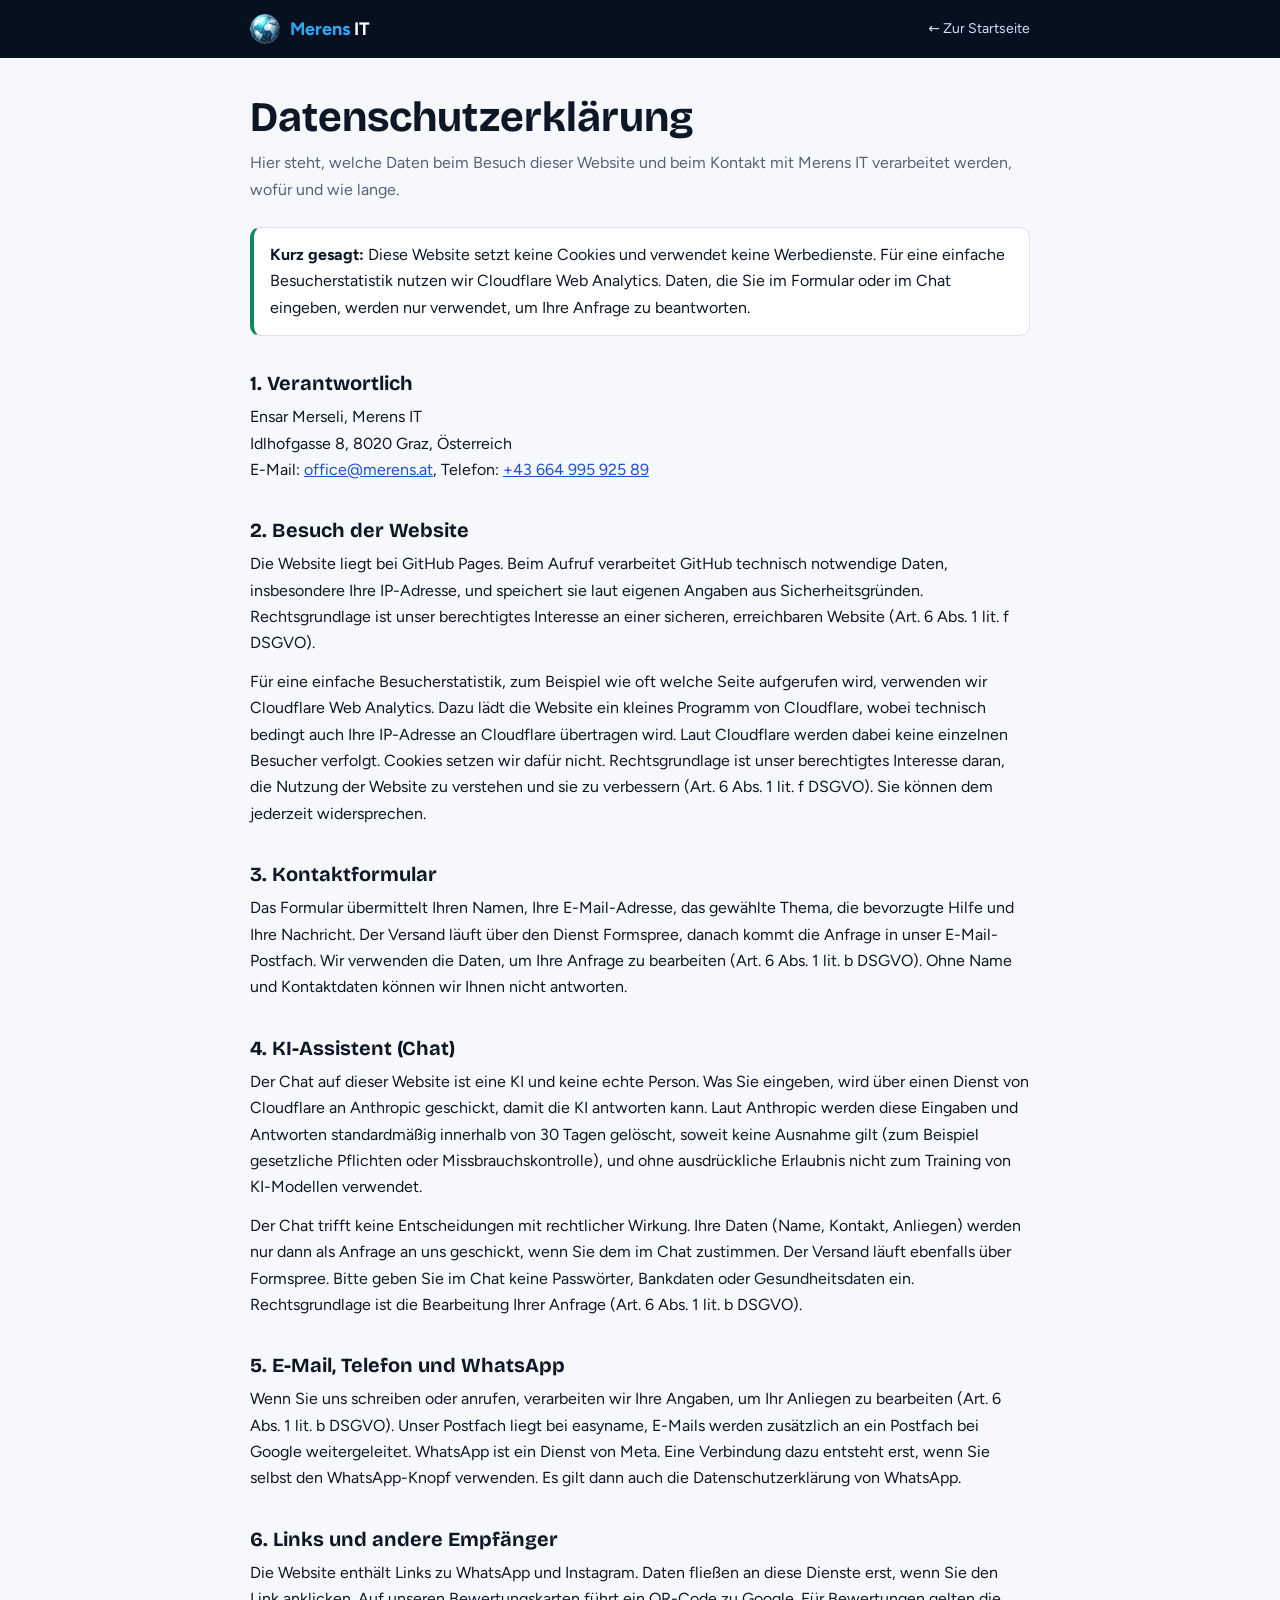
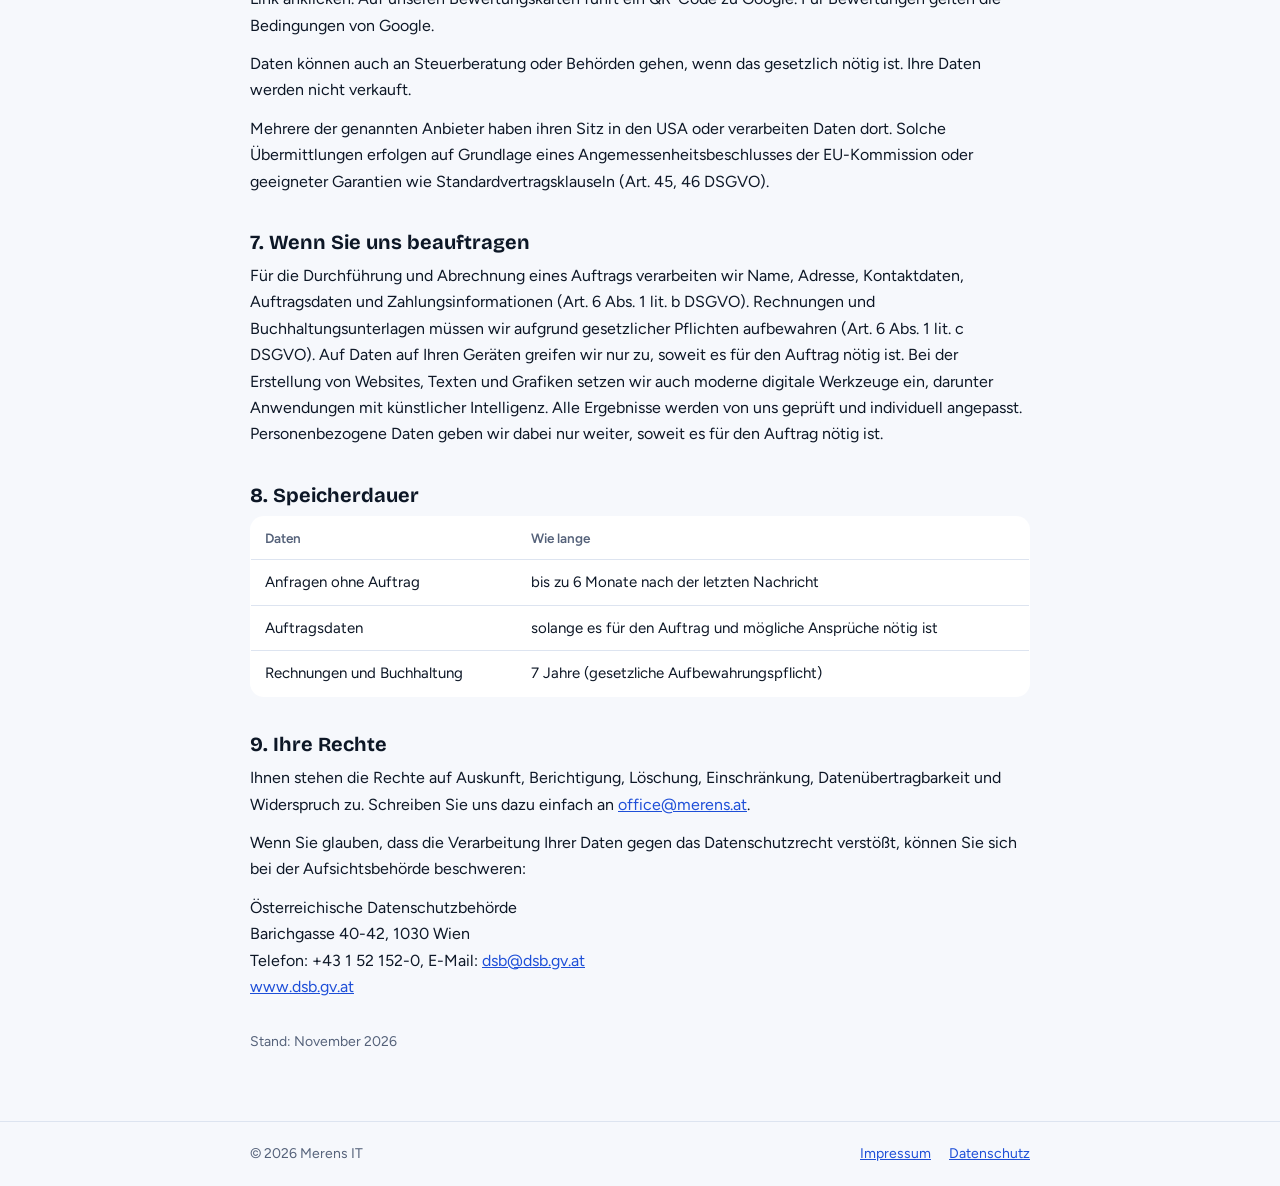
<file: datenschutz.html>
<!DOCTYPE html>
<html lang="de">
<head>
<meta charset="utf-8">
<meta name="viewport" content="width=device-width, initial-scale=1, viewport-fit=cover">
<title>Datenschutz | Merens IT</title>
<meta name="description" content="Datenschutzerklärung von Merens IT, Graz.">
<link rel="canonical" href="https://merens.at/datenschutz.html">
<link rel="icon" href="img/logo-globe.png">
<meta name="theme-color" content="#07101F">
<style>
@font-face{font-family:"Bricolage Grotesque";font-style:normal;font-weight:200 800;font-display:swap;src:url("fonts/bricolage-grotesque.woff2") format("woff2")}
@font-face{font-family:"Figtree";font-style:normal;font-weight:300 900;font-display:swap;src:url("fonts/figtree.woff2") format("woff2")}

:root{color-scheme:light dark;--bg:#F6F8FC;--surface:#fff;--ink:#0D1726;--muted:#55627A;--line:#DDE4F0;--accent:#1E4FD8;--stage:#07101F}
@media (prefers-color-scheme:dark){:root{--bg:#0A111C;--surface:#111B2B;--ink:#E8EDF5;--muted:#A3B0C4;--line:#24324A;--accent:#8DA8FF}}
*{box-sizing:border-box}
html{-webkit-text-size-adjust:100%}
body{margin:0;background:var(--bg);color:var(--ink);font:400 16px/1.65 "Figtree",ui-sans-serif,system-ui,-apple-system,"Segoe UI",sans-serif}
a{color:var(--accent);overflow-wrap:anywhere}
header{background:var(--stage);color:#fff}
.bar{max-width:820px;margin:auto;padding:14px 20px;display:flex;align-items:center;justify-content:space-between;gap:16px}
.brand{display:inline-flex;align-items:center;gap:10px;color:#fff;text-decoration:none;font:700 18px/1 "Figtree",sans-serif}
.brand b{color:#2FA8F5;font-weight:700}
.back{color:#CFE0FF;font-size:14px;text-decoration:none;white-space:nowrap}
.back:hover{color:#fff}
main{max-width:820px;margin:auto;padding:36px 20px 56px}
h1{font:700 clamp(30px,6vw,42px)/1.1 "Bricolage Grotesque","Figtree",sans-serif;margin:0 0 10px}
h2{font:700 20px/1.3 "Bricolage Grotesque","Figtree",sans-serif;margin:34px 0 8px}
p{margin:0 0 12px}
ul{margin:0 0 12px;padding-left:22px}
.lead{color:var(--muted);margin-bottom:24px}
.card{background:var(--surface);border:1px solid var(--line);border-radius:14px;padding:6px 20px}
dl{margin:0}
.row{display:grid;grid-template-columns:230px 1fr;gap:4px 18px;padding:13px 0;border-bottom:1px solid var(--line)}
.row:last-child{border-bottom:0}
dt{color:var(--muted);font-size:14.5px}
dd{margin:0;font-weight:500}
.tbl{width:100%;border-collapse:collapse;background:var(--surface);border:1px solid var(--line);border-radius:14px;overflow:hidden;margin:6px 0 12px;font-size:15px}
.tbl th,.tbl td{text-align:left;padding:10px 14px;border-bottom:1px solid var(--line);vertical-align:top}
.tbl tr:last-child td{border-bottom:0}
.tbl th{color:var(--muted);font-weight:600;font-size:13.5px}
.ok{background:var(--surface);border:1px solid var(--line);border-left:4px solid #0F8A5F;border-radius:10px;padding:14px 16px;margin:0 0 22px}
.stand{color:var(--muted);font-size:14px;margin-top:30px}
footer{border-top:1px solid var(--line)}
.foot{max-width:820px;margin:auto;padding:20px;display:flex;flex-wrap:wrap;gap:8px 20px;justify-content:space-between;color:var(--muted);font-size:14px}
.foot nav{display:flex;flex-wrap:wrap;gap:8px 18px}
@media (max-width:600px){.row{grid-template-columns:1fr}.tbl{font-size:14px}.tbl th,.tbl td{padding:9px 10px}}
</style>
</head>
<body>
<header><div class="bar">
  <a class="brand" href="./"><img src="img/logo-globe.png" alt="" width="30" height="30" style="border-radius:50%"><span><b>Merens</b> IT</span></a>
  <a class="back" href="./">&larr; Zur Startseite</a>
</div></header>
<main>
<h1>Datenschutzerkl&auml;rung</h1>
<p class="lead">Hier steht, welche Daten beim Besuch dieser Website und beim Kontakt mit Merens IT verarbeitet werden, wof&uuml;r und wie lange.</p>
<div class="ok"><strong>Kurz gesagt:</strong> Diese Website setzt keine Cookies und verwendet keine Werbedienste. F&uuml;r eine einfache Besucherstatistik nutzen wir Cloudflare Web Analytics. Daten, die Sie im Formular oder im Chat eingeben, werden nur verwendet, um Ihre Anfrage zu beantworten.</div>

<h2>1. Verantwortlich</h2>
<p>Ensar Merseli, Merens IT<br>Idlhofgasse 8, 8020 Graz, &Ouml;sterreich<br>E-Mail: <a href="mailto:office@merens.at">office@merens.at</a>, Telefon: <a href="tel:+4366499592589">+43 664 995 925 89</a></p>

<h2>2. Besuch der Website</h2>
<p>Die Website liegt bei GitHub Pages. Beim Aufruf verarbeitet GitHub technisch notwendige Daten, insbesondere Ihre IP-Adresse, und speichert sie laut eigenen Angaben aus Sicherheitsgr&uuml;nden. Rechtsgrundlage ist unser berechtigtes Interesse an einer sicheren, erreichbaren Website (Art. 6 Abs. 1 lit. f DSGVO).</p>
<p>F&uuml;r eine einfache Besucherstatistik, zum Beispiel wie oft welche Seite aufgerufen wird, verwenden wir Cloudflare Web Analytics. Dazu l&auml;dt die Website ein kleines Programm von Cloudflare, wobei technisch bedingt auch Ihre IP-Adresse an Cloudflare &uuml;bertragen wird. Laut Cloudflare werden dabei keine einzelnen Besucher verfolgt. Cookies setzen wir daf&uuml;r nicht. Rechtsgrundlage ist unser berechtigtes Interesse daran, die Nutzung der Website zu verstehen und sie zu verbessern (Art. 6 Abs. 1 lit. f DSGVO). Sie k&ouml;nnen dem jederzeit widersprechen.</p>

<h2>3. Kontaktformular</h2>
<p>Das Formular &uuml;bermittelt Ihren Namen, Ihre E-Mail-Adresse, das gew&auml;hlte Thema, die bevorzugte Hilfe und Ihre Nachricht. Der Versand l&auml;uft &uuml;ber den Dienst Formspree, danach kommt die Anfrage in unser E-Mail-Postfach. Wir verwenden die Daten, um Ihre Anfrage zu bearbeiten (Art. 6 Abs. 1 lit. b DSGVO). Ohne Name und Kontaktdaten k&ouml;nnen wir Ihnen nicht antworten.</p>

<h2>4. KI-Assistent (Chat)</h2>
<p>Der Chat auf dieser Website ist eine KI und keine echte Person. Was Sie eingeben, wird &uuml;ber einen Dienst von Cloudflare an Anthropic geschickt, damit die KI antworten kann. Laut Anthropic werden diese Eingaben und Antworten standardm&auml;&szlig;ig innerhalb von 30 Tagen gel&ouml;scht, soweit keine Ausnahme gilt (zum Beispiel gesetzliche Pflichten oder Missbrauchskontrolle), und ohne ausdr&uuml;ckliche Erlaubnis nicht zum Training von KI-Modellen verwendet.</p>
<p>Der Chat trifft keine Entscheidungen mit rechtlicher Wirkung. Ihre Daten (Name, Kontakt, Anliegen) werden nur dann als Anfrage an uns geschickt, wenn Sie dem im Chat zustimmen. Der Versand l&auml;uft ebenfalls &uuml;ber Formspree. Bitte geben Sie im Chat keine Passw&ouml;rter, Bankdaten oder Gesundheitsdaten ein. Rechtsgrundlage ist die Bearbeitung Ihrer Anfrage (Art. 6 Abs. 1 lit. b DSGVO).</p>

<h2>5. E-Mail, Telefon und WhatsApp</h2>
<p>Wenn Sie uns schreiben oder anrufen, verarbeiten wir Ihre Angaben, um Ihr Anliegen zu bearbeiten (Art. 6 Abs. 1 lit. b DSGVO). Unser Postfach liegt bei easyname, E-Mails werden zus&auml;tzlich an ein Postfach bei Google weitergeleitet. WhatsApp ist ein Dienst von Meta. Eine Verbindung dazu entsteht erst, wenn Sie selbst den WhatsApp-Knopf verwenden. Es gilt dann auch die Datenschutzerkl&auml;rung von WhatsApp.</p>

<h2>6. Links und andere Empf&auml;nger</h2>
<p>Die Website enth&auml;lt Links zu WhatsApp und Instagram. Daten flie&szlig;en an diese Dienste erst, wenn Sie den Link anklicken. Auf unseren Bewertungskarten f&uuml;hrt ein QR-Code zu Google. F&uuml;r Bewertungen gelten die Bedingungen von Google.</p>
<p>Daten k&ouml;nnen auch an Steuerberatung oder Beh&ouml;rden gehen, wenn das gesetzlich n&ouml;tig ist. Ihre Daten werden nicht verkauft.</p>
<p>Mehrere der genannten Anbieter haben ihren Sitz in den USA oder verarbeiten Daten dort. Solche &Uuml;bermittlungen erfolgen auf Grundlage eines Angemessenheitsbeschlusses der EU-Kommission oder geeigneter Garantien wie Standardvertragsklauseln (Art. 45, 46 DSGVO).</p>

<h2>7. Wenn Sie uns beauftragen</h2>
<p>F&uuml;r die Durchf&uuml;hrung und Abrechnung eines Auftrags verarbeiten wir Name, Adresse, Kontaktdaten, Auftragsdaten und Zahlungsinformationen (Art. 6 Abs. 1 lit. b DSGVO). Rechnungen und Buchhaltungsunterlagen m&uuml;ssen wir aufgrund gesetzlicher Pflichten aufbewahren (Art. 6 Abs. 1 lit. c DSGVO). Auf Daten auf Ihren Ger&auml;ten greifen wir nur zu, soweit es f&uuml;r den Auftrag n&ouml;tig ist. Bei der Erstellung von Websites, Texten und Grafiken setzen wir auch moderne digitale Werkzeuge ein, darunter Anwendungen mit k&uuml;nstlicher Intelligenz. Alle Ergebnisse werden von uns gepr&uuml;ft und individuell angepasst. Personenbezogene Daten geben wir dabei nur weiter, soweit es f&uuml;r den Auftrag n&ouml;tig ist.</p>

<h2>8. Speicherdauer</h2>
<table class="tbl">
<tr><th>Daten</th><th>Wie lange</th></tr>
<tr><td>Anfragen ohne Auftrag</td><td>bis zu 6 Monate nach der letzten Nachricht</td></tr>
<tr><td>Auftragsdaten</td><td>solange es f&uuml;r den Auftrag und m&ouml;gliche Anspr&uuml;che n&ouml;tig ist</td></tr>
<tr><td>Rechnungen und Buchhaltung</td><td>7 Jahre (gesetzliche Aufbewahrungspflicht)</td></tr>
</table>

<h2>9. Ihre Rechte</h2>
<p>Ihnen stehen die Rechte auf Auskunft, Berichtigung, L&ouml;schung, Einschr&auml;nkung, Daten&uuml;bertragbarkeit und Widerspruch zu. Schreiben Sie uns dazu einfach an <a href="mailto:office@merens.at">office@merens.at</a>.</p>
<p>Wenn Sie glauben, dass die Verarbeitung Ihrer Daten gegen das Datenschutzrecht verst&ouml;&szlig;t, k&ouml;nnen Sie sich bei der Aufsichtsbeh&ouml;rde beschweren:</p>
<p>&Ouml;sterreichische Datenschutzbeh&ouml;rde<br>Barichgasse 40-42, 1030 Wien<br>Telefon: +43 1 52 152-0, E-Mail: <a href="mailto:dsb@dsb.gv.at">dsb@dsb.gv.at</a><br><a href="https://www.dsb.gv.at" target="_blank" rel="noopener">www.dsb.gv.at</a></p>
<p class="stand">Stand: November 2026</p>
</main>
<footer><div class="foot">
  <span>&copy; 2026 Merens IT</span>
  <nav aria-label="Rechtliches"><a href="impressum.html">Impressum</a><a href="datenschutz.html">Datenschutz</a></nav>
</div></footer>
<!-- Cloudflare Web Analytics --><script type='module' src='https://static.cloudflareinsights.com/beacon.min.js' data-cf-beacon='{"token": "9dab97f2c6b8448aab697928414340f9"}'></script><!-- End Cloudflare Web Analytics -->
</body>
</html>
</file>
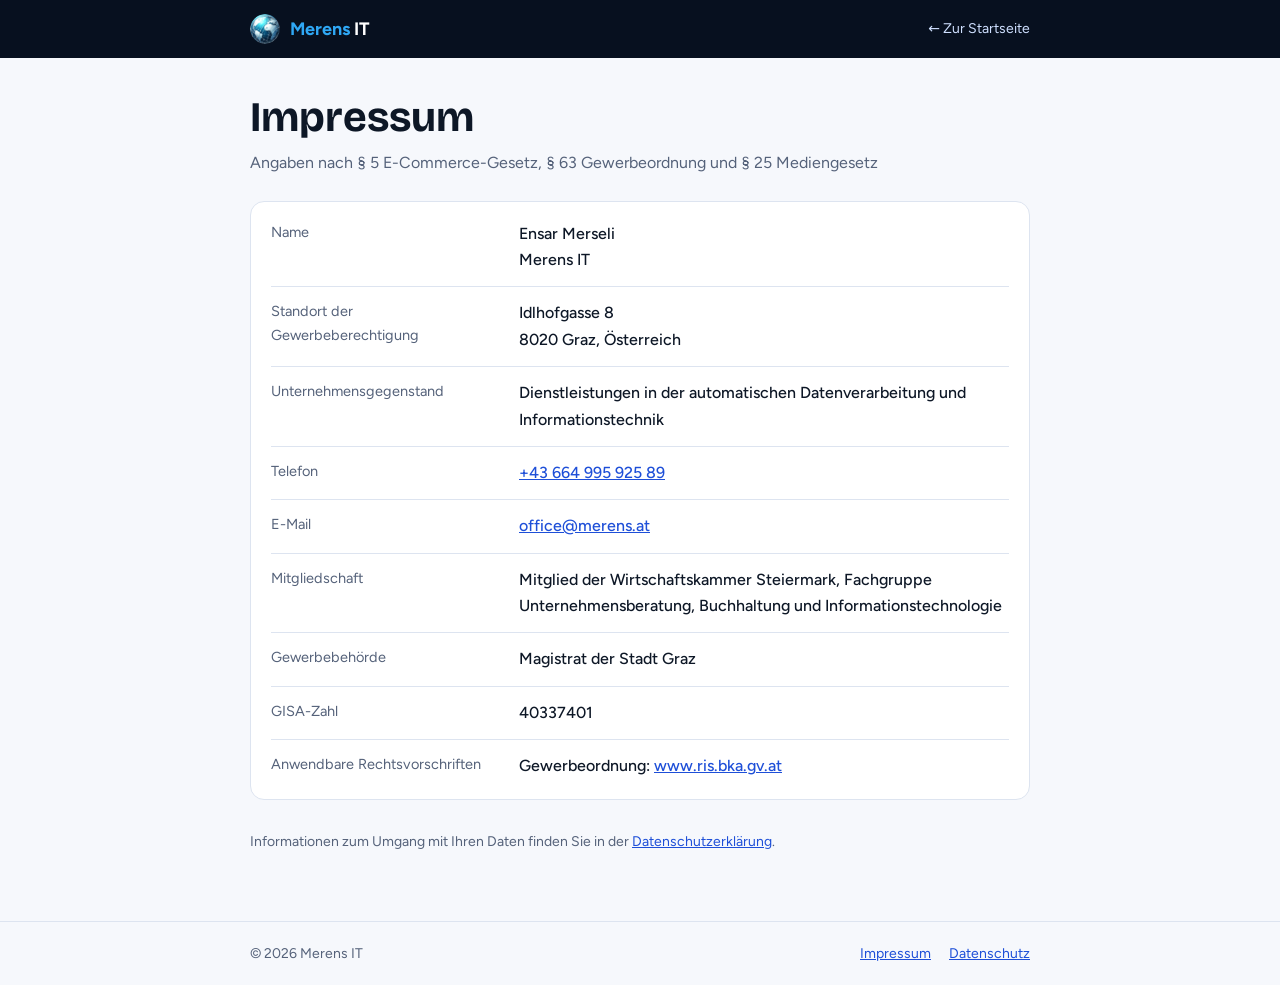
<file: impressum.html>
<!DOCTYPE html>
<html lang="de">
<head>
<meta charset="utf-8">
<meta name="viewport" content="width=device-width, initial-scale=1, viewport-fit=cover">
<title>Impressum | Merens IT</title>
<meta name="description" content="Impressum von Merens IT, Ensar Merseli, Graz.">
<link rel="canonical" href="https://merens.at/impressum.html">
<link rel="icon" href="img/logo-globe.png">
<meta name="theme-color" content="#07101F">
<style>
@font-face{font-family:"Bricolage Grotesque";font-style:normal;font-weight:200 800;font-display:swap;src:url("fonts/bricolage-grotesque.woff2") format("woff2")}
@font-face{font-family:"Figtree";font-style:normal;font-weight:300 900;font-display:swap;src:url("fonts/figtree.woff2") format("woff2")}

:root{color-scheme:light dark;--bg:#F6F8FC;--surface:#fff;--ink:#0D1726;--muted:#55627A;--line:#DDE4F0;--accent:#1E4FD8;--stage:#07101F}
@media (prefers-color-scheme:dark){:root{--bg:#0A111C;--surface:#111B2B;--ink:#E8EDF5;--muted:#A3B0C4;--line:#24324A;--accent:#8DA8FF}}
*{box-sizing:border-box}
html{-webkit-text-size-adjust:100%}
body{margin:0;background:var(--bg);color:var(--ink);font:400 16px/1.65 "Figtree",ui-sans-serif,system-ui,-apple-system,"Segoe UI",sans-serif}
a{color:var(--accent);overflow-wrap:anywhere}
header{background:var(--stage);color:#fff}
.bar{max-width:820px;margin:auto;padding:14px 20px;display:flex;align-items:center;justify-content:space-between;gap:16px}
.brand{display:inline-flex;align-items:center;gap:10px;color:#fff;text-decoration:none;font:700 18px/1 "Figtree",sans-serif}
.brand b{color:#2FA8F5;font-weight:700}
.back{color:#CFE0FF;font-size:14px;text-decoration:none;white-space:nowrap}
.back:hover{color:#fff}
main{max-width:820px;margin:auto;padding:36px 20px 56px}
h1{font:700 clamp(30px,6vw,42px)/1.1 "Bricolage Grotesque","Figtree",sans-serif;margin:0 0 10px}
h2{font:700 20px/1.3 "Bricolage Grotesque","Figtree",sans-serif;margin:34px 0 8px}
p{margin:0 0 12px}
ul{margin:0 0 12px;padding-left:22px}
.lead{color:var(--muted);margin-bottom:24px}
.card{background:var(--surface);border:1px solid var(--line);border-radius:14px;padding:6px 20px}
dl{margin:0}
.row{display:grid;grid-template-columns:230px 1fr;gap:4px 18px;padding:13px 0;border-bottom:1px solid var(--line)}
.row:last-child{border-bottom:0}
dt{color:var(--muted);font-size:14.5px}
dd{margin:0;font-weight:500}
.tbl{width:100%;border-collapse:collapse;background:var(--surface);border:1px solid var(--line);border-radius:14px;overflow:hidden;margin:6px 0 12px;font-size:15px}
.tbl th,.tbl td{text-align:left;padding:10px 14px;border-bottom:1px solid var(--line);vertical-align:top}
.tbl tr:last-child td{border-bottom:0}
.tbl th{color:var(--muted);font-weight:600;font-size:13.5px}
.ok{background:var(--surface);border:1px solid var(--line);border-left:4px solid #0F8A5F;border-radius:10px;padding:14px 16px;margin:0 0 22px}
.stand{color:var(--muted);font-size:14px;margin-top:30px}
footer{border-top:1px solid var(--line)}
.foot{max-width:820px;margin:auto;padding:20px;display:flex;flex-wrap:wrap;gap:8px 20px;justify-content:space-between;color:var(--muted);font-size:14px}
.foot nav{display:flex;flex-wrap:wrap;gap:8px 18px}
@media (max-width:600px){.row{grid-template-columns:1fr}.tbl{font-size:14px}.tbl th,.tbl td{padding:9px 10px}}
</style>
</head>
<body>
<header><div class="bar">
  <a class="brand" href="./"><img src="img/logo-globe.png" alt="" width="30" height="30" style="border-radius:50%"><span><b>Merens</b> IT</span></a>
  <a class="back" href="./">&larr; Zur Startseite</a>
</div></header>
<main>
<h1>Impressum</h1>
<p class="lead">Angaben nach &sect; 5 E-Commerce-Gesetz, &sect; 63 Gewerbeordnung und &sect; 25 Mediengesetz</p>
<div class="card"><dl>
<div class="row"><dt>Name</dt><dd>Ensar Merseli<br>Merens IT</dd></div>
<div class="row"><dt>Standort der Gewerbeberechtigung</dt><dd>Idlhofgasse 8<br>8020 Graz, &Ouml;sterreich</dd></div>
<div class="row"><dt>Unternehmensgegenstand</dt><dd>Dienstleistungen in der automatischen Datenverarbeitung und Informationstechnik</dd></div>
<div class="row"><dt>Telefon</dt><dd><a href="tel:+4366499592589">+43 664 995 925 89</a></dd></div>
<div class="row"><dt>E-Mail</dt><dd><a href="mailto:office@merens.at">office@merens.at</a></dd></div>
<div class="row"><dt>Mitgliedschaft</dt><dd>Mitglied der Wirtschaftskammer Steiermark, Fachgruppe Unternehmensberatung, Buchhaltung und Informationstechnologie</dd></div>
<div class="row"><dt>Gewerbebeh&ouml;rde</dt><dd>Magistrat der Stadt Graz</dd></div>
<div class="row"><dt>GISA-Zahl</dt><dd>40337401</dd></div>
<div class="row"><dt>Anwendbare Rechtsvorschriften</dt><dd>Gewerbeordnung: <a href="https://www.ris.bka.gv.at" target="_blank" rel="noopener">www.ris.bka.gv.at</a></dd></div>
</dl></div>
<p class="stand">Informationen zum Umgang mit Ihren Daten finden Sie in der <a href="datenschutz.html">Datenschutzerkl&auml;rung</a>.</p>
</main>
<footer><div class="foot">
  <span>&copy; 2026 Merens IT</span>
  <nav aria-label="Rechtliches"><a href="impressum.html">Impressum</a><a href="datenschutz.html">Datenschutz</a></nav>
</div></footer>
<!-- Cloudflare Web Analytics --><script type='module' src='https://static.cloudflareinsights.com/beacon.min.js' data-cf-beacon='{"token": "9dab97f2c6b8448aab697928414340f9"}'></script><!-- End Cloudflare Web Analytics -->
</body>
</html>
</file>
